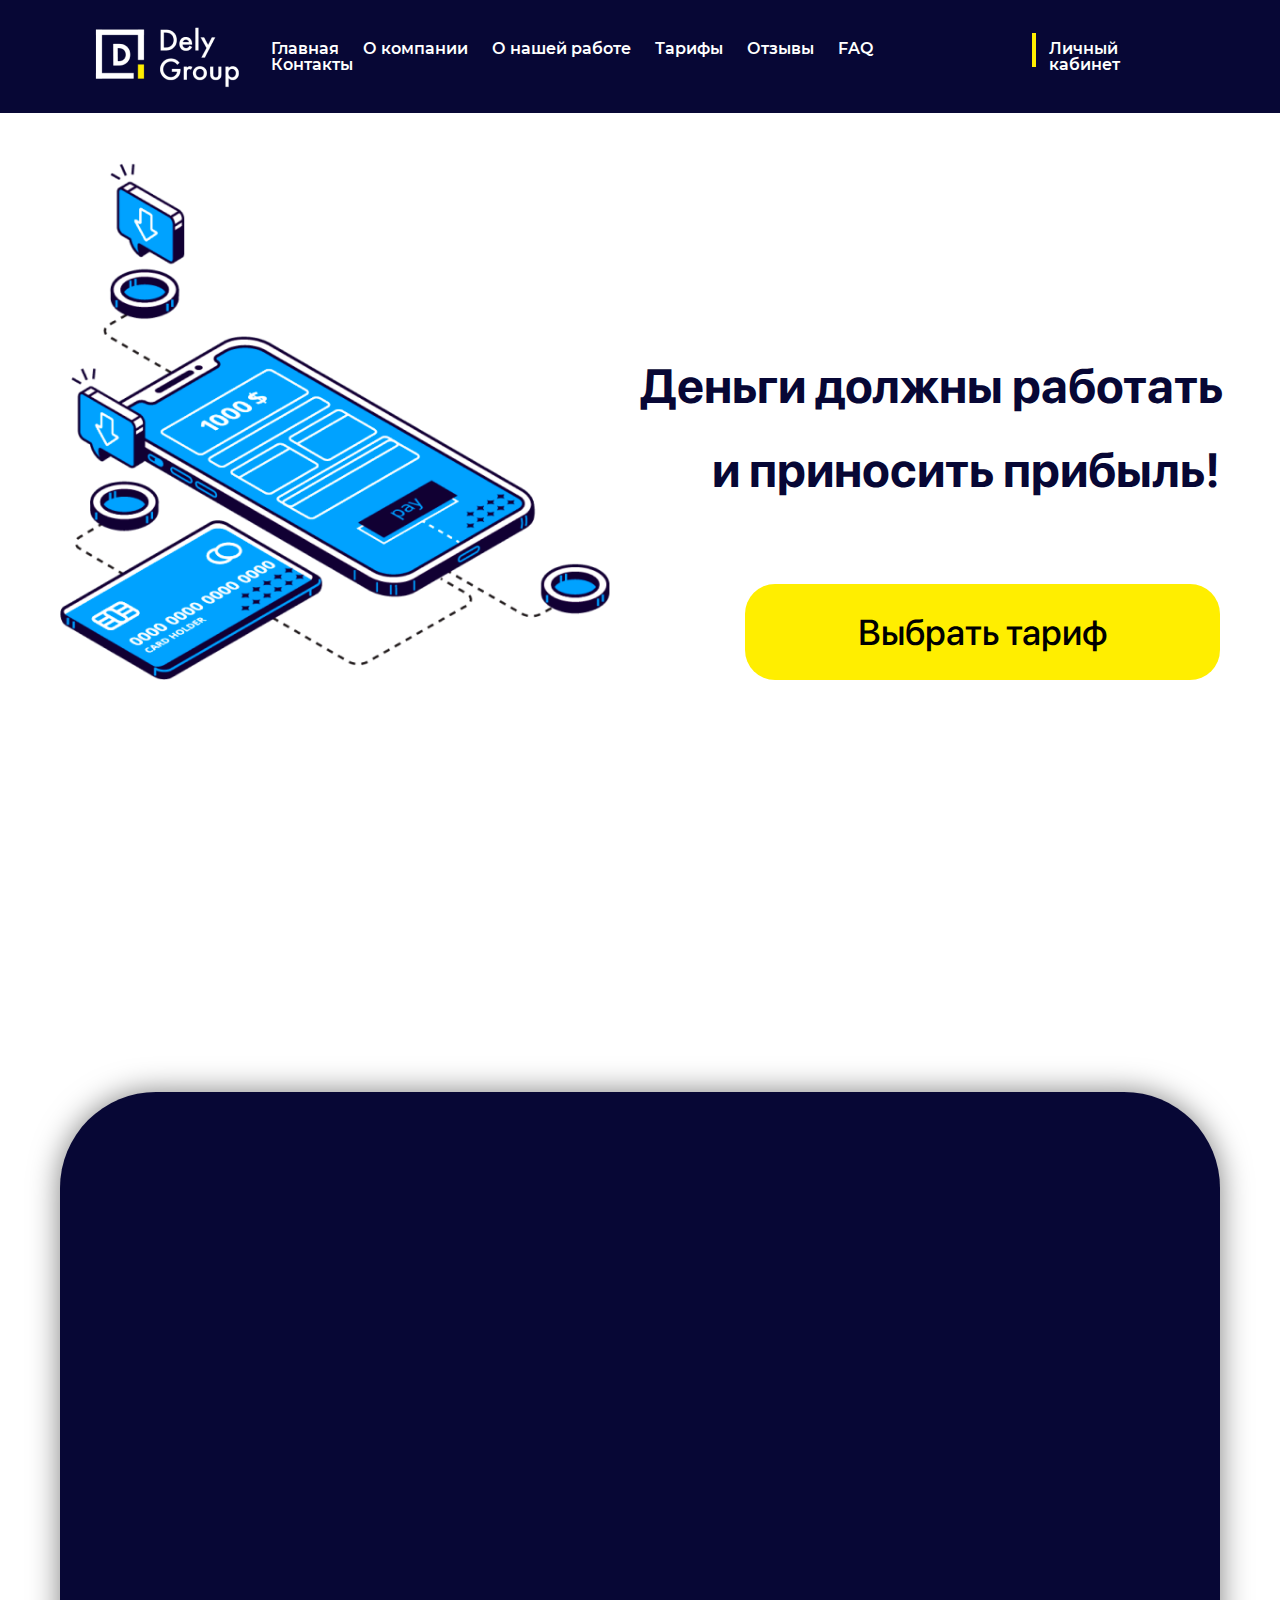
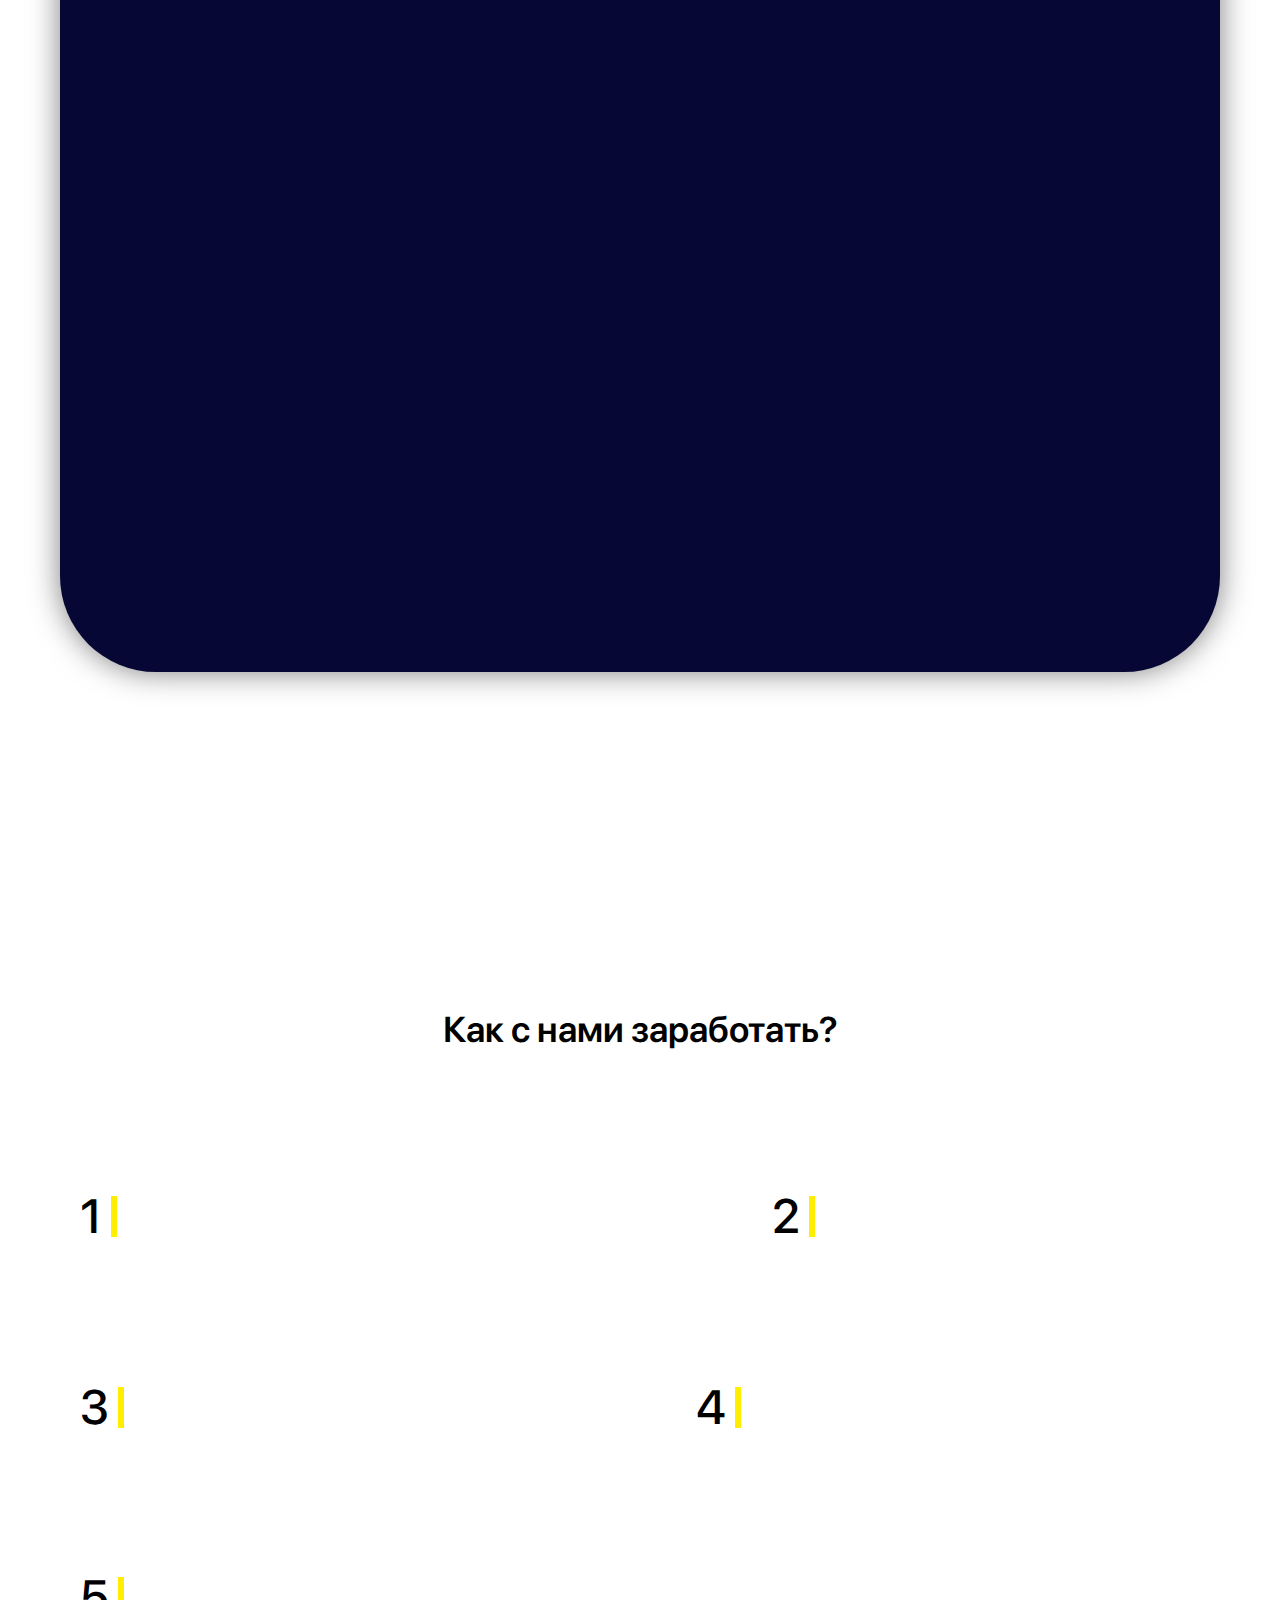
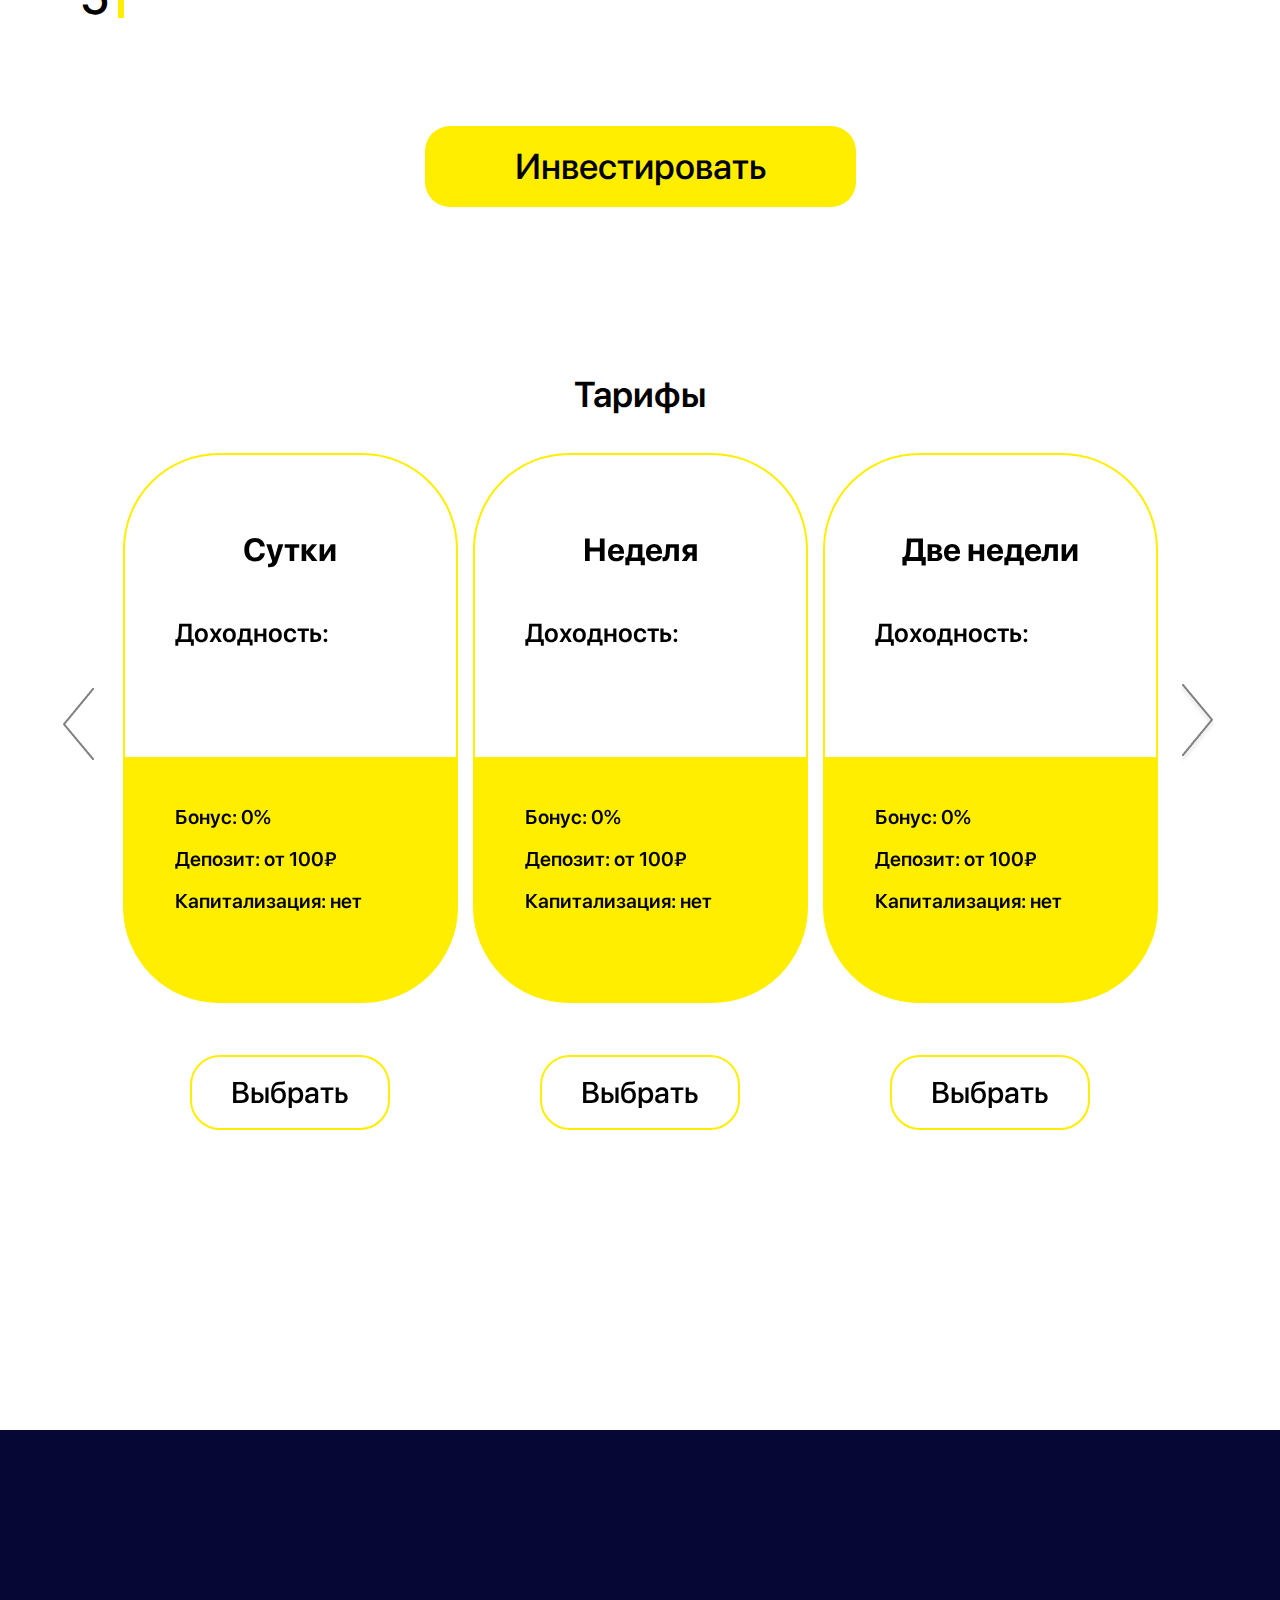
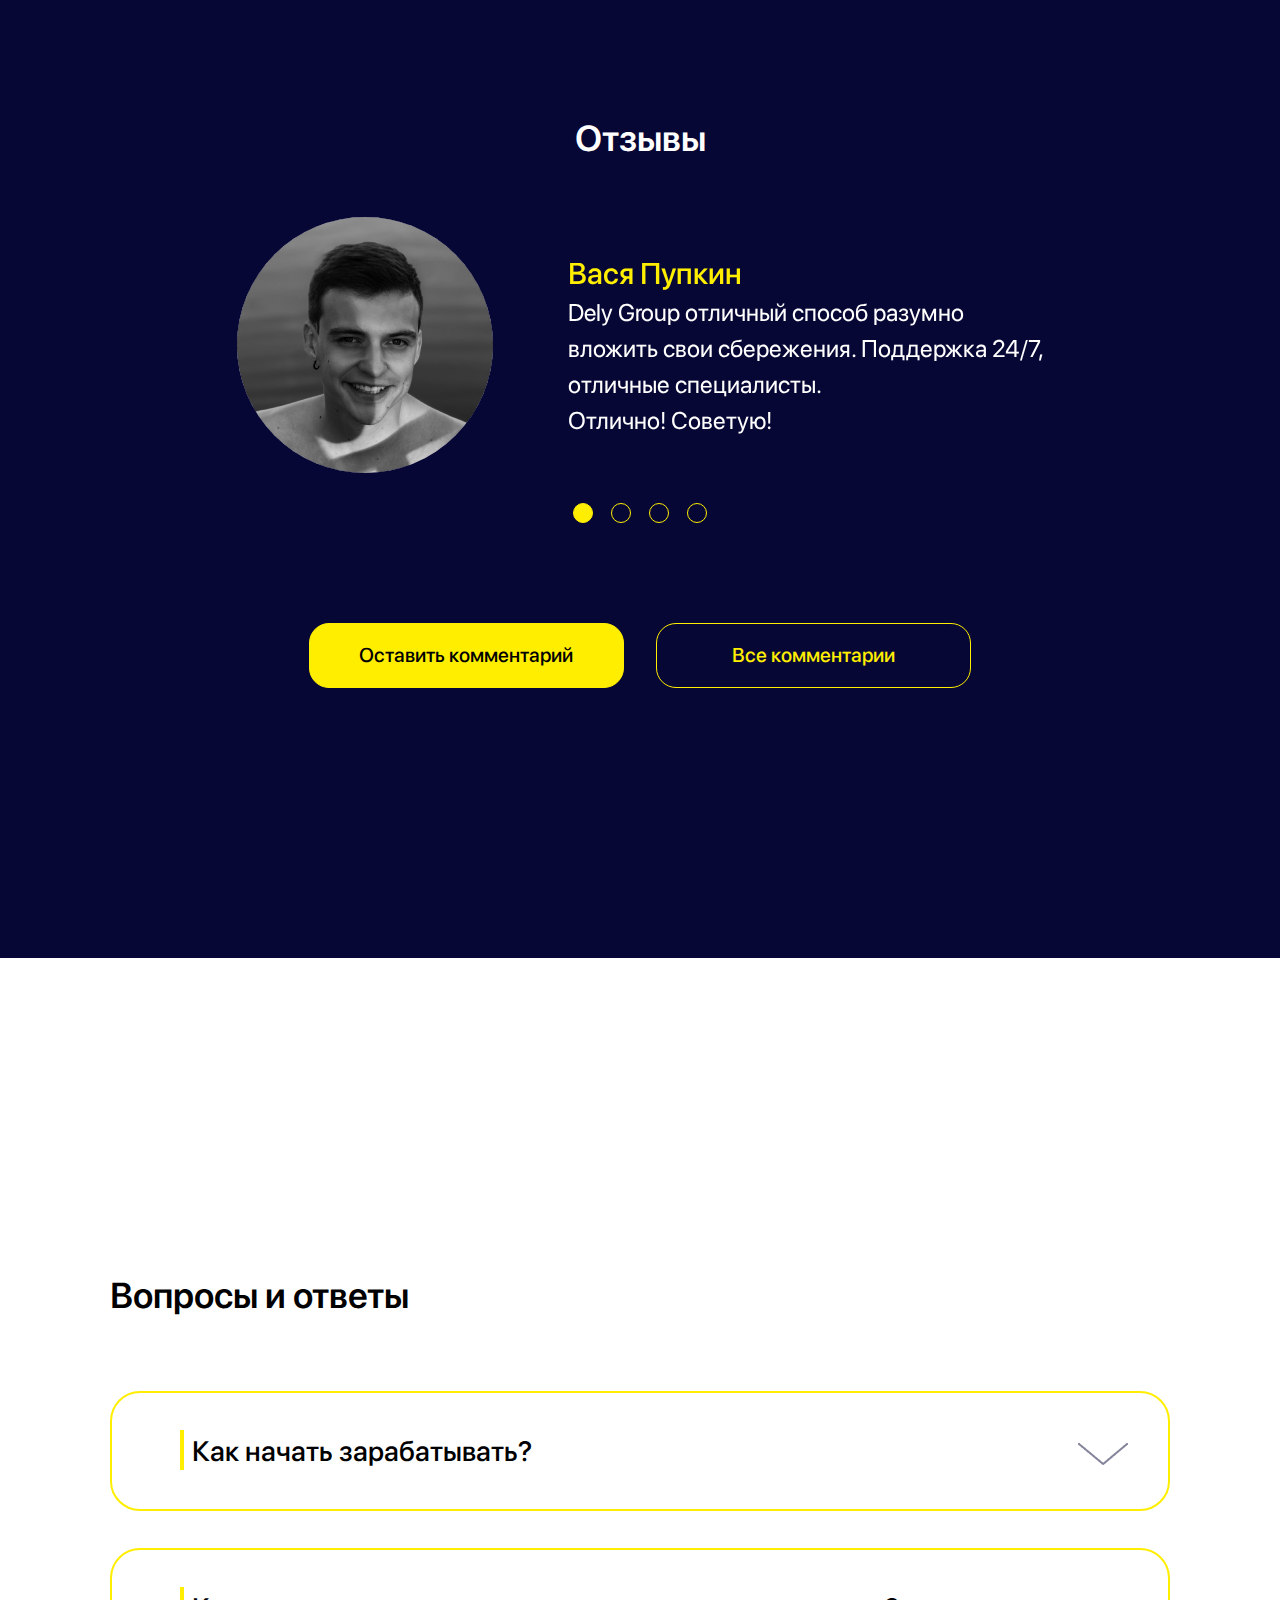
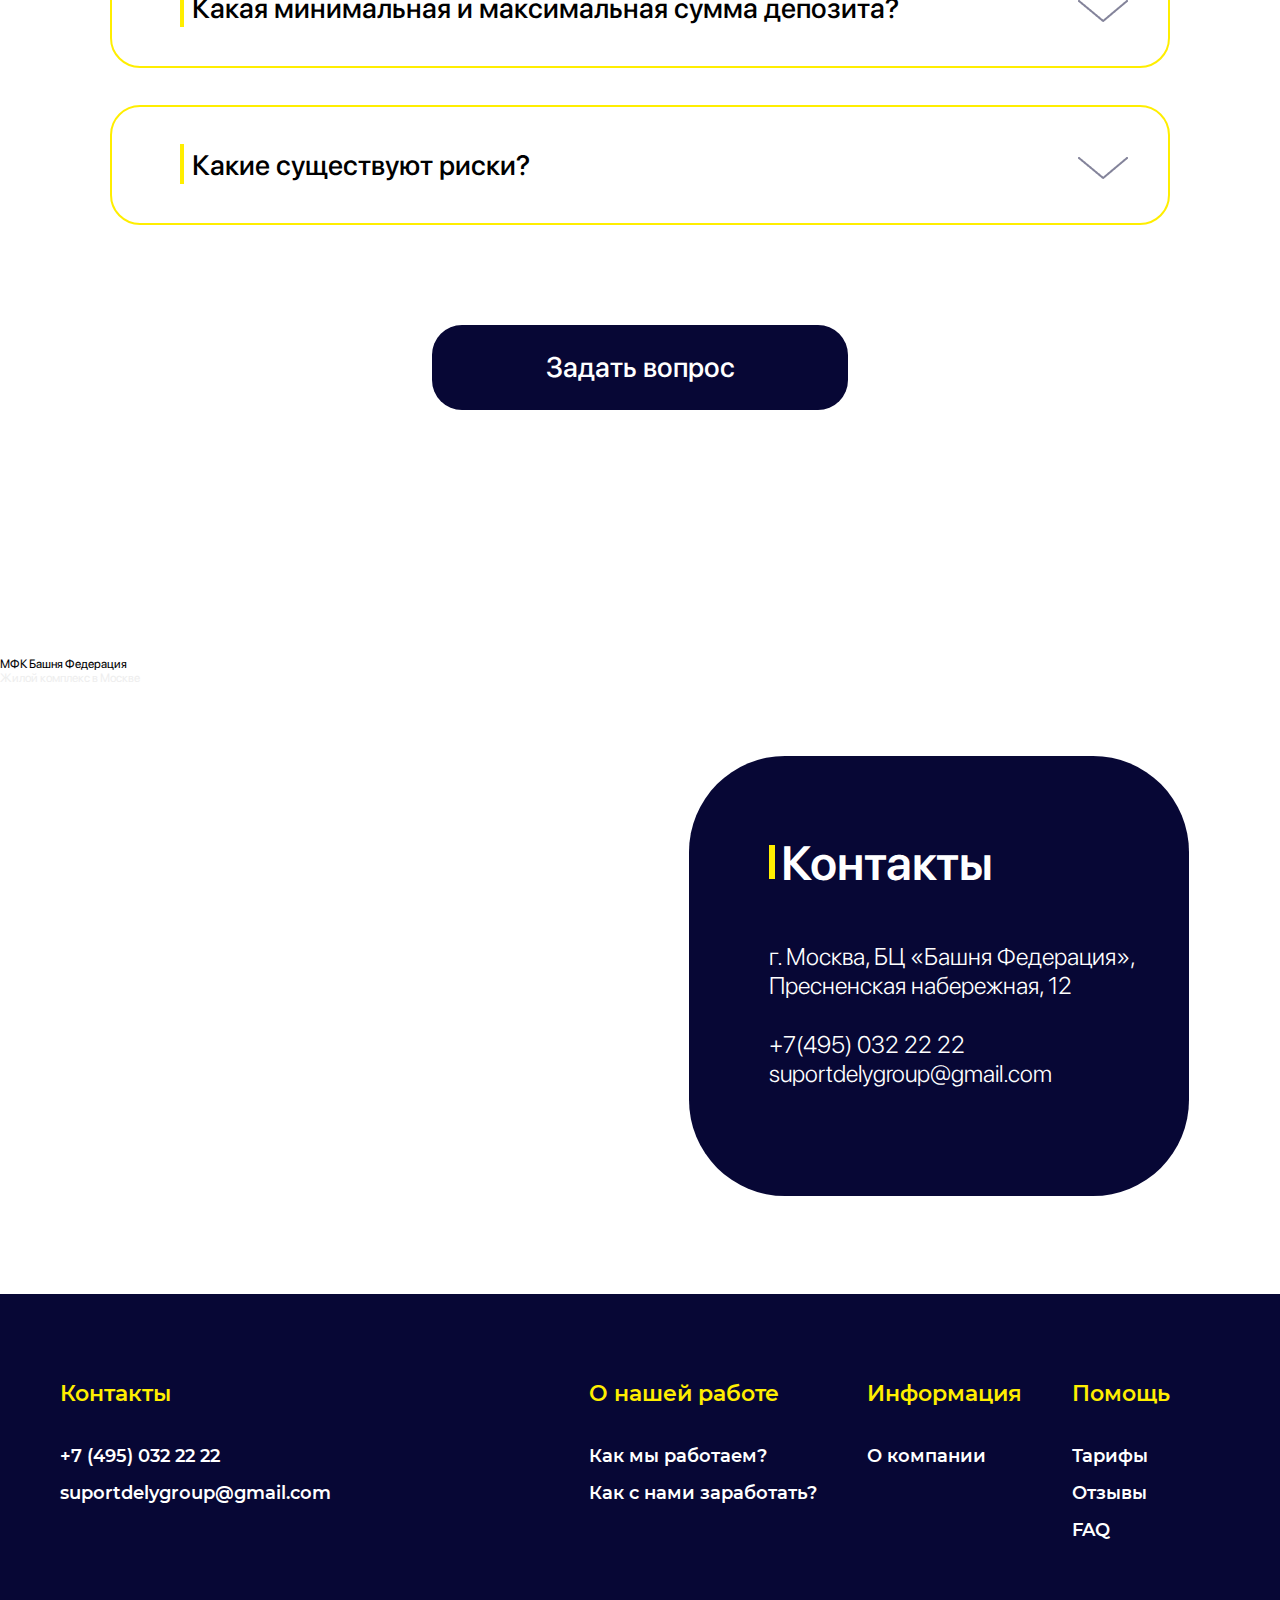
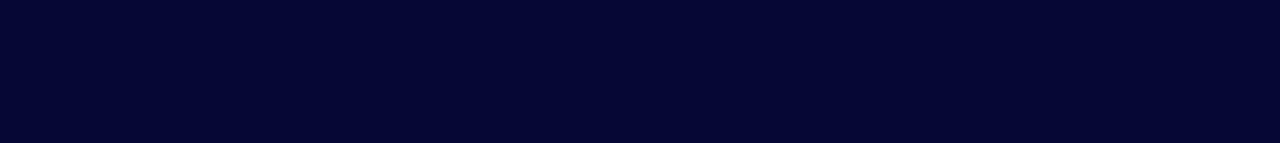
<file: index.html>
<html lang="ru">

<head>
    <meta charset="utf-8">
    <title>Delay Systems</title>
    <meta name="description" content="">
    <meta name="viewport" content="width=device-width, initial-scale=1">
    <link rel="stylesheet" href="css/reset.css">
    <link rel="stylesheet" href="css/style.css">
    <link rel="stylesheet" href="css/splide-core.min.css">
    <link rel="stylesheet" href="css/animate.min.css">
</head>

<body>
    <div class="ask-question-section mobile-toggle">
        <div class="ask-question-section__wrapper">
            <div class="ask-question-section__block">
                <button class="ask-question-section__close">
                    <img src="/img/close-dialog.png" alt="Закрыть" id="closeDialogAskQuestion">
                </button>
                <span class="authorization-section__title ask-question-section__title">Задайте вопрос</span>
                <textarea placeholder="Введите текст" name="userQuestion" id="userQuestion" class="ask-question-section__textarea"></textarea>
                <button type="submit" class="ask-question-section__submit">Отправить</button>
            </div>
        </div>
    </div>
    <div class="ask-question-section review-modal mobile-toggle">
        <div class="ask-question-section__wrapper">
            <div class="ask-question-section__block">
                <button class="ask-question-section__close">
                    <img src="/img/close-dialog.png" alt="Закрыть" id="closeDialogSendReview">
                </button>
                <span class="authorization-section__title ask-question-section__title">Отправьте Ваш отзыв</span>
                <textarea placeholder="Введите текст" name="userReview" id="userReview" class="ask-question-section__textarea"></textarea>
                <button type="submit" class="ask-question-section__submit">Опубликовать</button>
            </div>
        </div>
    </div>
    <div class="authorization-showup mobile-toggle">
        <div class="authorization-showup__wrapper">
            <div class="authorization-showup__block authorization-section">
                <button class="authorization-showup__close">
                    <img src="/img/close-dialog.png" alt="Закрыть" id="close_dialog_authorization">
                </button>
                <span class="authorization-section__title">Вход</span>
                <span class="authorization-section__registration-message">Нет аккаунта? <a
                        class="authorization-section__registration-link"
                        id="link_registration">Зарегистрироваться</a></span>
                <div class="input-field-wrapper input-field-wrapper-position">
                    <div class="input-field">
                        <span class="input-field__title">
                            Логин
                        </span>
                        <input type="text" placeholder="Ваш логин">
                    </div>
                    <div class="input-field">
                        <a href="#" class="input-field__forgot-password">Забыли пароль?</a>
                        <span class="input-field__title">
                            Пароль
                        </span>
                        <input type="password" placeholder="Ваш пароль">
                    </div>
                </div>
                <div class="authorization-error-message message-toggle">
                    Неверный логин или пароль
                </div>
                <div class="remember-checkbox-wrapper">
                    <input type="checkbox" id="remember-checkbox" name="remember-checkbox" class="remember-checkbox">
                    <label class="remember-checkbox-custom" for="remember-checkbox"></label>
                    <span class="remember-checkbox-label">Запомнить меня</span>
                </div>
                <button type="submit" class="authorization-section__login">
                    Войти
                </button>
            </div>
        </div>
    </div>
    <div class="authorization-showup registration-showup mobile-toggle">
        <div class="authorization-showup__wrapper">
            <div class="authorization-showup__block authorization-section">
                <button class="authorization-showup__close">
                    <img src="/img/close-dialog.png" alt="Закрыть" id="close_dialog_registration">
                </button>
                <span class="authorization-section__title">Регистрация</span>
                <span class="authorization-section__registration-message">Уже есть аккаунт? <a
                        class="authorization-section__registration-link"
                        id="link_autorization">Авторизоваться</a></span>
                <div class="input-field-wrapper input-field-wrapper-position">
                    <div class="input-field input-field-registration">
                        <span class="input-field__title">
                            Логин
                        </span>
                        <input type="text" placeholder="Ваш логин">
                    </div>
                    <div class="input-field input-field-registration">
                        <span class="input-field__title">
                            E-mail
                        </span>
                        <input type="text" placeholder="Ваш E-mail">
                    </div>
                    <div class="input-field input-field-registration">
                        <span class="input-field__title">
                            Пароль
                        </span>
                        <input type="password" placeholder="Ваш пароль">
                    </div>
                    <div class="input-field input-field-registration">
                        <span class="input-field__title">
                            Имя
                        </span>
                        <input type="text" placeholder="Ваше имя">
                    </div>
                    <div class="input-field input-field-registration">
                        <span class="input-field__title">
                            Фамилия
                        </span>
                        <input type="text" placeholder="Ваша фамилия">
                    </div>
                </div>
                <div class="authorization-error-message message-toggle">
                    Неверно заполнены поля
                </div>
                <div class="remember-checkbox-wrapper remember-checkbox-wrapper-registration">
                    <input type="checkbox" id="accept-checkbox" name="accept-checkbox" class="remember-checkbox">
                    <label class="remember-checkbox-custom" for="accept-checkbox"></label>
                    <span class="remember-checkbox-label">Я согласен с условиями использования сервиса Delay
                        Systems</span>
                </div>
                <span class="license-agreement">Нажимая "Зарегистрироваться" Вы соглашаетесь с условиями использования
                    сервиса Delay Systems</span>
                <button type="submit" class="authorization-section__login  authorization-section__login-registration">
                    Зарегистрироваться
                </button>
            </div>
        </div>
    </div>
    <header>
        <div class="header-wrapper">
            <div class="logotype">
                <img src="/img/logotype.png" alt="Логотип">
            </div>
            <div class="nav-wrapper">
                <nav class="header-nav header-nav__display" id="headerNavigation">
                    <a href="#" class="header-nav__link">Главная</a>
                    <a href="#anchor-1" class="header-nav__link">О компании</a>
                    <a href="#anchor-2" class="header-nav__link">О нашей работе</a>
                    <a href="#anchor-3" class="header-nav__link">Тарифы</a>
                    <a href="#anchor-4" class="header-nav__link">Отзывы</a>
                    <a href="#anchor-5" class="header-nav__link">FAQ</a>
                    <a href="#anchor-6" class="header-nav__link">Контакты</a>
                </nav>
                <div class="account-section">
                    <div class="account-section__button" id="account_button">Личный кабинет</div>
                    <div class="account-section__menu" id="header_dropdown">
                        <img src="/img/burger.png" alt="Меню">
                        <div class="account-section__dropdown-text">
                            Меню
                        </div>
                    </div>
                </div>
            </div>
        </div>
    </header>
    <div class="header-dropdown mobile-toggle" id="headerDropdown">
        <div class="nav-wrapper nav-wrapper-mobile">
            <nav class="header-nav">
                <a href="#" class="header-nav__link">Главная</a>
                <a href="#" class="header-nav__link">О компании</a>
                <a href="#" class="header-nav__link">О нашей работе</a>
                <a href="#" class="header-nav__link">Тарифы</a>
                <a href="#" class="header-nav__link">Отзывы</a>
                <a href="#" class="header-nav__link">FAQ</a>
                <a href="#" class="header-nav__link">Контакты</a>
            </nav>
        </div>
    </div>
    <main class="header-fixed">
        <section class="proposition-section proposition-section-position container">
            <div class="proposition-section__inner">
                <div class="proposition-section__img wow animate__animated animate__fadeInLeft">
                    <img src="/img/proposition-img.png" alt="Предложение">
                </div>
                <div class="proposition-section__text wow animate__animated animate__fadeInRight">
                    <h1>Деньги должны работать<br>
                        и приносить прибыль!</h1>
                    <button class="proposition-section__button" type="button">
                        Выбрать тариф
                    </button>
                </div>
            </div>
        </section>
        <section class="concept-description concept-description-position container">
            <div class="anchor anchor__concept" id="anchor-1"></div>
            <div class="concept-description__inner">
                <div class="concept-description__text wow animate__animated animate__fadeInLeft">
                    <h2>Как работает<br>платформа Dely Group?</h2>
                    <p>Наша онлайн-платформа – это микс
                        публичности и приватности. Публичность
                        заключается в полной прозрачности,
                        предсказуемости и автоматизированности
                        работы нашей компании, когда практически
                        исключен человеческий фактор.
                        <br><br>
                        Приватность предусматривает полную
                        анонимность
                        наших клиентов и партнеров, если только они сами не
                        захотят раскрыть себя или любые данные. Также мы
                        понимаем приватность как возможность наших
                        партнеров самим решать, когда и как инвестировать,
                        когда и как выводить свои честно заработанные деньги.
                        Для этого мы создали онлайн-кабинеты для каждого
                        клиента и поддержку 24/7.</p>
                </div>
                <div class="concept-description__img wow animate__animated animate__fadeInRight">
                    <img src="/img/private-concept.png" alt="Приватность">
                </div>
            </div>
        </section>
        <section class="work-process work-process-position">
            <div class="anchor anchor__work-process" id="anchor-2"></div>
            <h2 class="animate__animated animate__fadeIn">Как с нами заработать?</h2>
            <div class="process-sequence">
                <div class="process-sequence__element">
                    <div class="process-sequence__number">1</div>
                    <div class="process-sequence__text wow animate__animated animate__fadeInRight"
                        style="animation-duration: 0.6s">Регистрация на платформе</div>
                </div>
                <div class="process-sequence__element">
                    <div class="process-sequence__number">2</div>
                    <div class="process-sequence__text wow animate__animated animate__fadeInRight"
                        style="animation-duration: 0.7s">Выбор инвестиционного пакета</div>
                </div>
                <div class="process-sequence__element">
                    <div class="process-sequence__number">3</div>
                    <div class="process-sequence__text wow animate__animated animate__fadeInRight"
                        style="animation-duration: 0.8s">Выбор способа пополнения <br>и вывода средств</div>
                </div>
                <div class="process-sequence__element">
                    <div class="process-sequence__number">4</div>
                    <div class="process-sequence__text wow animate__animated animate__fadeInRight"
                        style="animation-duration: 0.9s">Диверсификация инвестиций через разные пакеты, которые можно
                        открыть одновременно</div>
                </div>
                <div class="process-sequence__element">
                    <div class="process-sequence__number">5</div>
                    <div class="process-sequence__text wow animate__animated animate__fadeInRight"
                        style="animation-duration: 1s">Подсчет собственной прибыли <br>и финансовое планирование
                    </div>
                </div>
            </div>
            <a href="#" class="invest-button">Инвестировать</a>
        </section>
        <section class="rate-slider rate-slider-position container">
            <div class="anchor anchor__rate-slider" id="anchor-3"></div>
            <h2>Тарифы</h2>
            <div class="rate-slider__inner splide" id="rateSlider">
                <div class="splide__arrows">
                    <button class="splide__arrow splide__arrow--prev">
                        <img src="/img/prev-arrow.png" alt="Предыдущий">
                    </button>
                    <button class="splide__arrow splide__arrow--next">
                        <img src="/img/next-arrow.png" alt="Следующий">
                    </button>
                </div>
                <div class="splide__track">
                    <ul class="splide__list">
                        <li class="splide__slide">
                            <div class="rate-element">
                                <div class="rate-element__info">
                                    <div class="rate-element__title">
                                        Сутки
                                    </div>
                                    <div class="rate-element__income-title">
                                        Доходность:
                                    </div>
                                    <div class="rate-element__income-value wow animate__animated animate__bounceIn">
                                        1.3%
                                    </div>
                                    <div class="rate-element__detailed-info">
                                        <span>Бонус: 0%</span>
                                        <span>Депозит: от 100₽</span>
                                        <span>Капитализация: нет</span>
                                    </div>
                                </div>
                                <a href="#" class="rate-element__button">
                                    Выбрать
                                </a>
                            </div>
                        </li>
                        <li class="splide__slide">
                            <div class="rate-element">
                                <div class="rate-element__info">
                                    <div class="rate-element__title">
                                        Неделя
                                    </div>
                                    <div class="rate-element__income-title">
                                        Доходность:
                                    </div>
                                    <div class="rate-element__income-value wow animate__animated animate__bounceIn">
                                        9.86%
                                    </div>
                                    <div class="rate-element__detailed-info">
                                        <span>Бонус: 0%</span>
                                        <span>Депозит: от 100₽</span>
                                        <span>Капитализация: нет</span>
                                    </div>
                                </div>
                                <a href="#" class="rate-element__button">
                                    Выбрать
                                </a>
                            </div>
                        </li>
                        <li class="splide__slide">
                            <div class="rate-element">
                                <div class="rate-element__info">
                                    <div class="rate-element__title">
                                        Две недели
                                    </div>
                                    <div class="rate-element__income-title">
                                        Доходность:
                                    </div>
                                    <div class="rate-element__income-value wow animate__animated animate__bounceIn">
                                        20.85%
                                    </div>
                                    <div class="rate-element__detailed-info">
                                        <span>Бонус: 0%</span>
                                        <span>Депозит: от 100₽</span>
                                        <span>Капитализация: нет</span>
                                    </div>
                                </div>
                                <a href="#" class="rate-element__button">
                                    Выбрать
                                </a>
                            </div>
                        </li>
                        <li class="splide__slide">
                            <div class="rate-element">
                                <div class="rate-element__info">
                                    <div class="rate-element__title">
                                        Три недели
                                    </div>
                                    <div class="rate-element__income-title">
                                        Доходность:
                                    </div>
                                    <div class="rate-element__income-value wow animate__animated animate__bounceIn">
                                        20.85%
                                    </div>
                                    <div class="rate-element__detailed-info">
                                        <span>Бонус: 0%</span>
                                        <span>Депозит: от 100₽</span>
                                        <span>Капитализация: нет</span>
                                    </div>
                                </div>
                                <a href="#" class="rate-element__button">
                                    Выбрать
                                </a>
                            </div>
                        </li>
                        <li class="splide__slide">
                            <div class="rate-element">
                                <div class="rate-element__info">
                                    <div class="rate-element__title">
                                        Четыре недели
                                    </div>
                                    <div class="rate-element__income-title">
                                        Доходность:
                                    </div>
                                    <div class="rate-element__income-value wow animate__animated animate__bounceIn">
                                        20.85%
                                    </div>
                                    <div class="rate-element__detailed-info">
                                        <span>Бонус: 0%</span>
                                        <span>Депозит: от 100₽</span>
                                        <span>Капитализация: нет</span>
                                    </div>
                                </div>
                                <a href="#" class="rate-element__button">
                                    Выбрать
                                </a>
                            </div>
                        </li>
                    </ul>
                </div>
            </div>
        </section>
        <section class="review-section container">
            <div class="anchor anchor__review-section" id="anchor-4"></div>
            <h2 class="review-title">Отзывы</h2>
            <div class="review-slider-wrapper">
                <div class="splide" id="reviewSlider">
                    <div class="splide__track">
                        <ul class="splide__list">
                            <li class="splide__slide">
                                <div class="review-element">
                                    <div class="review-element__avatar">
                                        <img src="../img/avatar.png" alt="Пользователь сайта">
                                    </div>
                                    <div class="review-element__inner">
                                        <div class="review-element__name">Вася Пупкин</div>
                                        <div class="review-element__text">Dely Group отличный способ разумно вложить
                                            свои сбережения. Поддержка 24/7, отличные специалисты.<br>
                                            Отлично! Советую!</div>
                                    </div>
                                </div>
                            </li>
                            <li class="splide__slide">
                                <div class="review-element">
                                    <div class="review-element__avatar">
                                        <img src="../img/avatar.png" alt="Пользователь сайта">
                                    </div>
                                    <div class="review-element__inner">
                                        <div class="review-element__name">Вася Пупкин</div>
                                        <div class="review-element__text">Dely Group отличный способ разумно вложить
                                            свои сбережения. Поддержка 24/7, отличные специалисты.<br>
                                            Отлично! Советую!</div>
                                    </div>
                                </div>
                            </li>
                            <li class="splide__slide">
                                <div class="review-element">
                                    <div class="review-element__avatar">
                                        <img src="../img/avatar.png" alt="Пользователь сайта">
                                    </div>
                                    <div class="review-element__inner">
                                        <div class="review-element__name">Вася Пупкин</div>
                                        <div class="review-element__text">Dely Group отличный способ разумно вложить
                                            свои сбережения. Поддержка 24/7, отличные специалисты.<br>
                                            Отлично! Советую!</div>
                                    </div>
                                </div>
                            </li>
                            <li class="splide__slide">
                                <div class="review-element">
                                    <div class="review-element__avatar">
                                        <img src="../img/avatar.png" alt="Пользователь сайта">
                                    </div>
                                    <div class="review-element__inner">
                                        <div class="review-element__name">Вася Пупкин</div>
                                        <div class="review-element__text">Dely Group отличный способ разумно вложить
                                            свои сбережения. Поддержка 24/7, отличные специалисты.<br>
                                            Отлично! Советую!</div>
                                    </div>
                                </div>
                            </li>
                        </ul>
                    </div>
                    <div class="splide__progress">
                        <div class="splide__progress__bar">
                        </div>
                    </div>
                </div>
                <div class="review-selection">
                    <div class="review-selection__button review-selection__button-picked" id="sendReview">Оставить
                        комментарий</div>
                    <a href="#" class="review-selection__button">Все комментарии</a>
                </div>
            </div>
        </section>
        <section class="q-a-section container">
            <div class="anchor anchor__q-a-section" id="anchor-5"></div>
            <h2>Вопросы и ответы</h2>
            <div class="accordion-wrapper">
                <div class="accordition-item close">
                    <div class="accordition-item__arrow"></div>
                    <h2 class="accordition-item__heading">Как начать зарабатывать?</h2>
                    <div class="accordition-item__content">
                        Для того, чтобы начать работу с компанией Dely Group,
                        Вам следует пройти простую процедуру регистрации на нашем сайте.
                        Далее необходимо внести свой первый депозит, выбрав соответствующий
                        раздел в личном кабинете, после чего вся инвестиционная работа
                        будет проводиться нашей компанией, а Вы, в свою очередь, будете
                        получать с этого ежедневный доход.
                    </div>
                </div>
                <div class="accordition-item close">
                    <div class="accordition-item__arrow"></div>
                    <h2 class="accordition-item__heading">Какая минимальная и максимальная сумма депозита?</h2>
                    <div class="accordition-item__content">
                        Минимальный размер депозита – 100 рублей. <br>
                        Максимальный размер депозита – 10 000 000 рублей.
                    </div>
                </div>
                <div class="accordition-item close">
                    <div class="accordition-item__arrow"></div>
                    <h2 class="accordition-item__heading">Какие существуют риски?</h2>
                    <div class="accordition-item__content">
                        Риски в инвестиции присутствуют всегда. Но речь идет о том, чтобы
                        этот риск был не просто оправдан, а о сведении его к минимуму.
                        Именно на это нацелены мы, наша бизнес-модель. Стратегия
                        минимизации рисков предусматривает сразу несколько компонентов: <br><br>

                        <span>первый</span> – это команда аналитиков, которая отвечает за проект и
                        постоянно работает с рисками разного уровня, как краткосрочными,
                        так и долгосрочными; <br><br>

                        <span>второй</span> – у нас есть отдельная стратегия инвестирования (5 критериев),
                        которая также предусматривает минимизацию рисков именно в этом
                        направлении; <br><br>

                        <span>третий</span> – диверсификация в работе, в первую очередь – инвестиций.
                        Мы четко держим баланс между краткосрочными инвестициями,
                        которые должны принести прибыль уже в ближайшей перспективе, и
                        долгосрочными инвестициями, которые служат для нас почвой для
                        стабильности и стратегического развития. Проще говоря, если у нас
                        возникнут какие-либо финансовые сложности с одним стартапом, то мы
                        сможем это компенсировать прибылью с других. <br><br>

                        <span>четвертый</span> – проект Dely основан на личных инвестициях его
                        собственников, которые являются также учредителями компании.
                        Эти средства составляют 100% первичных инвестиций Dely в
                        стартапы, и, согласно документам компании, процент собственников в
                        операционной инвестиционной деятельности никогда не должен
                        составлять меньше 51% от общей суммы инвестиций, которые компания
                        может привлечь. Таким образом, учредители нашей компании не просто
                        являются гарантами ее деятельности, но и обеспечивают стабильность
                        выплат для инвесторов, гарантируя их инвестиции своими. <br><br>

                        <span>пятый</span> – мы постоянно ведем переговоры не только с новыми стартапами,
                        но также с инвестиционными и венчурными фондами, стартап-инкубаторами
                        и большими компаниями, в которых есть интерес в IT, чтобы привлечь их к
                        сотрудничеству, в том числе на уровне финансовой поддержки – кредитной,
                        инвестиционной, а в перспективе возможно и IPO. <br><br>

                        Все это отображено также в нашей бизнес-модели и ежедневной работе,
                        поэтому следите за проектом и становитесь нашим инвестором, чтобы
                        лично убедиться, как все работает.
                    </div>
                </div>
                <a class="ask-question-button" id="askQuestion">
                    Задать вопрос
                </a>
        </section>
        <section class="map" id="anchor-6">
            <div class="mapframe-wrapper"><a
                    href="https://yandex.ua/maps/org/mfk_bashnya_federatsiya/1335494807/?utm_medium=mapframe&utm_source=maps"
                    style="color:#eee;font-size:12px;position:absolute;top:0px;">МФК Башня Федерация</a><a
                    href="https://yandex.ua/maps/213/moscow/category/housing_complex/?utm_medium=mapframe&utm_source=maps"
                    style="color:#eee;font-size:12px;position:absolute;top:0px;">МФК Башня Федерация</a><a
                    href="https://yandex.ua/maps/213/moscow/category/housing_complex/?utm_medium=mapframe&utm_source=maps"
                    class="link-mapframe">МФК Башня Федерация</a><a
                    href="https://yandex.by/maps/213/moscow/category/housing_complex/?utm_medium=mapframe&utm_source=maps"
                    style="color:#eee;font-size:12px;position:absolute;top:14px;">Жилой комплекс в Москве</a><iframe
                    src="https://yandex.ua/map-widget/v1/-/CCQxfMd6~B" frameborder="1" allowfullscreen="true"
                    class="mapframe"></iframe></div>
            <div class="map__contacts">
                <h2>Контакты</h2>
                <span>г. Москва, БЦ «Башня Федерация»,<br>
                    Пресненская набережная, 12</span>
                <span>+7(495) 032 22 22 <br> suportdelygroup@gmail.com</span>
            </div>
        </section>
        <footer class="container">
            <div class="link-list-wrapper">
                <ul class="link-list">
                    <li class="link-list__element">
                        Контакты
                    </li>
                    <li class="link-list__element">
                        <a href="#">+7 (495) 032 22 22</a>
                    </li>
                    <li class="link-list__element">
                        <a href="#">suportdelygroup@gmail.com</a>
                    </li>
                </ul>
                <ul class="link-list">
                    <li class="link-list__element">
                        О нашей работе
                    </li>
                    <li class="link-list__element">
                        <a href="#">Как мы работаем?</a>
                    </li>
                    <li class="link-list__element">
                        <a href="#">Как с нами заработать?</a>
                    </li>
                </ul>
                <ul class="link-list">
                    <li class="link-list__element">
                        Информация
                    </li>
                    <li class="link-list__element">
                        <a href="#">О компании</a>
                    </li>
                </ul>
                <ul class="link-list">
                    <li class="link-list__element">
                        Помощь
                    </li>
                    <li class="link-list__element">
                        <a href="#">Тарифы</a>
                    </li>
                    <li class="link-list__element">
                        <a href="#">Отзывы</a>
                    </li>
                    <li class="link-list__element">
                        <a href="#">FAQ</a>
                    </li>
                </ul>
            </div>
            <div class="social wow animate__animated animate__pulse">
                <a href="#"><img src="/img/vk.png" alt="VK"></a>
                <a href="#"><img src="/img/telegram.png" alt="Telegram"></a>
                <a href="#"><img src="/img/youtube.png" alt="Youtube"></a>
            </div>
        </footer>
    </main>
    <script src="js/main.js"></script>
    <script src="js/splide.min.js"></script>
    <script src="js/wow.min.js"></script>
    <script>
        new WOW().init();
        const anchors = document.querySelectorAll('a[href*="#"]')
        for (let anchor of anchors) {
            anchor.addEventListener('click', function (e) {
                e.preventDefault()
                const blockID = anchor.getAttribute('href').substr(1)
                document.getElementById(blockID).scrollIntoView({
                    behavior: 'smooth',
                    block: 'start'
                })
            })
        }
    </script>
</body>

</html>
</file>
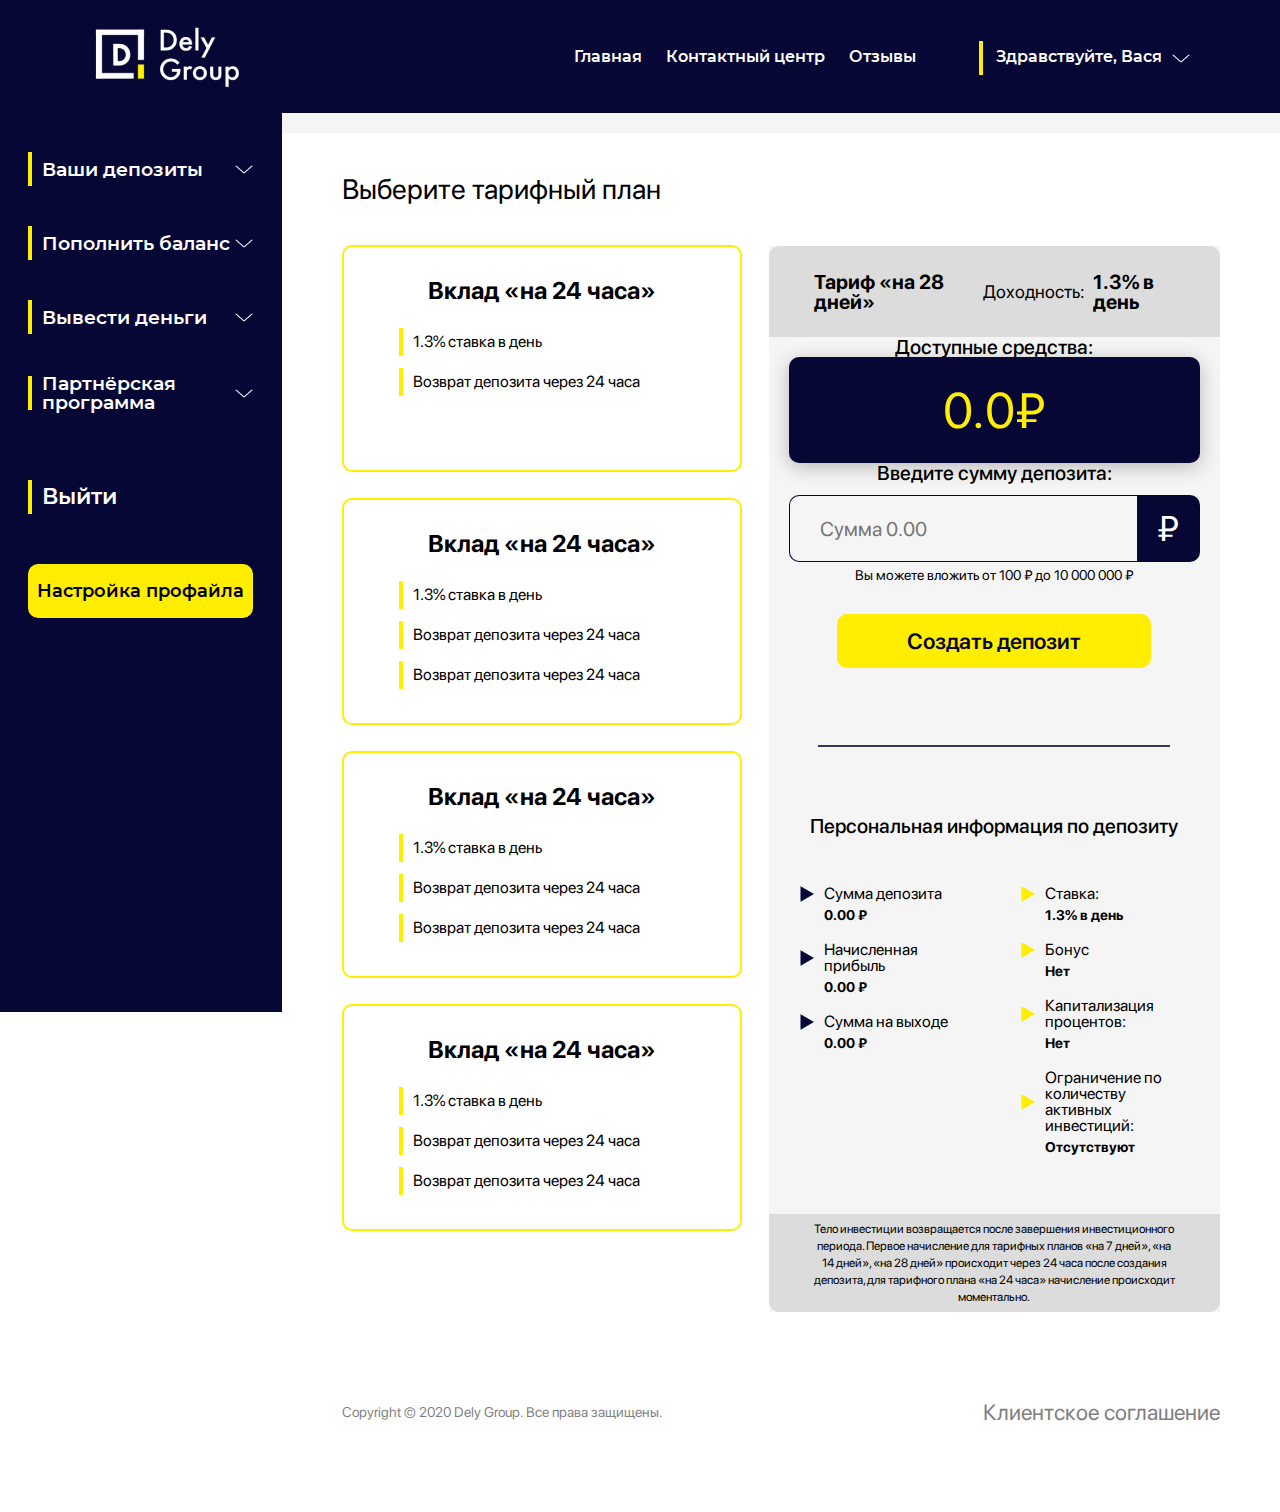
<file: private.html>
<html lang="ru">

<head>
    <meta charset="utf-8">
    <title>Delay Systems</title>
    <meta name="description" content="">
    <meta name="viewport" content="width=device-width, initial-scale=1">
    <link rel="stylesheet" href="css/reset.css">
    <link rel="stylesheet" href="css/private.css">
    <link rel="stylesheet" href="css/splide-core.min.css">
    <link rel="stylesheet" href="css/animate.min.css">
</head>

<body>
    <header>
        <div class="header-wrapper">
            <div class="logotype">
                <img src="/img/logotype.png" alt="Логотип">
            </div>
            <div class="nav-wrapper">
                <nav class="header-nav" id="headerNavigation">
                    <a href="#" class="header-nav__link">Главная</a>
                    <a href="#" class="header-nav__link">Контактный центр</a>
                    <a href="#" class="header-nav__link">Отзывы</a>
                </nav>
                <div class="account-section">
                    <div class="account-section__button" id="accountSection">Здравствуйте, 
                        <span>Вася</span>
                        <img src="/img/privateHeaderDropdown.png" alt="Открыть">
                    </div>
                </div>
            </div>
            <div id="accountSectionDropdown" class="account-section-dropdown dropdown-toggle">
                <div class="account-section-dropdown__element">
                    Создать депозит
                </div>
                <div class="account-section-dropdown__element">
                    Пополнить баланс
                </div>
                <div class="account-section-dropdown__element">
                    Вывести средства
                </div>
                <div class="account-section-dropdown__element">
                    Партнёрская программа
                </div>
                <div class="account-section-dropdown__element">
                    Выйти с аккаунта
                </div>
            </div>
        </div>
    </header>
    <section class="side-menu">
        <ul class="side-menu__list">
            <li class="side-menu__element close">
                <div class="side-menu__heading">
                    Ваши депозиты
                    <img class="side-menu__arrow" src="/img/privateHeaderDropdown.png" alt="Открыть">
                </div>
                <div class="side-menu__content">
                    <ul class="side-menu__submenu">
                        <li class="side-menu__subheader side-menu__subheader-active">
                            Создать депозит
                        </li>
                        <li class="side-menu__subheader">
                            Список депозитов и статистика аккаунта
                        </li>
                    </ul>
                </div>
            </li>
            <li class="side-menu__element close">
                <div class="side-menu__heading">
                    Пополнить баланс
                    <img class="side-menu__arrow" src="/img/privateHeaderDropdown.png" alt="Открыть">
                </div>
                <div class="side-menu__content">
                    <ul class="side-menu__submenu">
                        <li class="side-menu__subheader side-menu__subheader-active">
                            Выбрать способ оплаты
                        </li>
                        <li class="side-menu__subheader">
                            История пополнения баланса
                        </li>
                    </ul>
                </div>
            </li>
            <li class="side-menu__element close">
                <div class="side-menu__heading">
                    Вывести деньги
                    <img class="side-menu__arrow" src="/img/privateHeaderDropdown.png" alt="Открыть">
                </div>
                <div class="side-menu__content">
                    <ul class="side-menu__submenu">
                        <li class="side-menu__subheader side-menu__subheader-active">
                            Создать заявку на вывод средств
                        </li>
                        <li class="side-menu__subheader">
                            История вывода средств
                        </li>
                    </ul>
                </div>
            </li>
            <li class="side-menu__element close">
                <div class="side-menu__heading">
                    Партнёрская программа
                    <img class="side-menu__arrow" src="/img/privateHeaderDropdown.png" alt="Открыть">
                </div>
                <div class="side-menu__content">
                    <ul class="side-menu__submenu">
                        <li class="side-menu__subheader side-menu__subheader-active">
                            Партнёрские ссылки
                        </li>
                    </ul>
                </div>
            </li>
            <div class="side-menu__exit">
                Выйти
            </div>
            <button class="side-menu__settings">
                Настройка профайла
            </button>
        </ul>
    </section>
    <section class="private-container-wrapper">
        <div class="private-container">
            <div class="navigation">
                <span class="navigation__header">Список доступных тарифных планов для создания депозита</span>
                <div class="navigation__line">
                    <a href="#" class="navigation__link navigation__link_active">Главная</a>
                    <img class="navigation__arrow" src="/img/privateNavArrow.png">
                    <a href="#" class="navigation__link">Личный кабинет</a>
                    <img class="navigation__arrow" src="/img/privateNavArrow.png">
                    <a href="#" class="navigation__link">Создать депозит</a>
                </div>
            </div>
            <div class="private-container__inner rate-wrapper">
                <div class="rate-pick">
                    <div class="rate-pick__header">
                        Выберите тарифный план
                    </div>
                    <div class="rate-pick__element">
                        <div class="rate-pick__title">
                            Вклад «на 24 часа»
                        </div>
                        <div class="rate-pick__description">
                            1.3% ставка в день
                        </div>
                        <div class="rate-pick__description">
                            Возврат депозита через 24 часа
                        </div>
                    </div>
                    <div class="rate-pick__element">
                        <div class="rate-pick__title">
                            Вклад «на 24 часа»
                        </div>
                        <div class="rate-pick__description">
                            1.3% ставка в день
                        </div>
                        <div class="rate-pick__description">
                            Возврат депозита через 24 часа
                        </div>
                        <div class="rate-pick__description">
                            Возврат депозита через 24 часа
                        </div>
                    </div>
                    <div class="rate-pick__element">
                        <div class="rate-pick__title">
                            Вклад «на 24 часа»
                        </div>
                        <div class="rate-pick__description">
                            1.3% ставка в день
                        </div>
                        <div class="rate-pick__description">
                            Возврат депозита через 24 часа
                        </div>
                        <div class="rate-pick__description">
                            Возврат депозита через 24 часа
                        </div>
                    </div>
                    <div class="rate-pick__element">
                        <div class="rate-pick__title">
                            Вклад «на 24 часа»
                        </div>
                        <div class="rate-pick__description">
                            1.3% ставка в день
                        </div>
                        <div class="rate-pick__description">
                            Возврат депозита через 24 часа
                        </div>
                        <div class="rate-pick__description">
                            Возврат депозита через 24 часа
                        </div>
                    </div>
                </div>
                <div class="rate-section">
                    <div class="rate-section__rate">
                        <div class="rate-section__header-wrapper">
                            <div class="rate-section__header">
                                Тариф «на 28 дней»
                            </div>
                            <div class="rate-section__header">
                                <span>Доходность:</span> 1.3% в день
                            </div>
                        </div>
                        <div class="rate-section__title">
                            Доступные средства:
                        </div>
                        <div class="rate-section__available-money_wrapper">
                            <div class="rate-section__available-money">
                                0.0
                                <span>₽</span>
                            </div>
                        </div>
                        <div class="rate-section__title">
                            Введите сумму депозита:
                        </div>
                        <div class="rate-section__deposit-wrapper">
                            <input class="rate-section__input" type="text" placeholder="Сумма 0.00">
                            <div class="rate-section__input-currency">
                                ₽
                            </div>
                        </div>
                        <div class="rate-section__deposit-rule">
                            Вы можете вложить от 100 ₽ до 10 000 000 ₽
                        </div>
                        <div class="rate-section__deposit-submit-wrapper">
                            <button class="rate-section__deposit-submit-button">
                                Создать депозит
                            </button>
                        </div>
                        <div class="rate-section__separator"></div>
                        <div class="rate-section__title">
                            Персональная информация по депозиту
                        </div>
                        <div class="rate-section__personal-info-wrapper">
                            <div class="rate-section__personal-info-block">
                                <div class="rate-section__personal-info-element">
                                    <div
                                        class="rate-section__personal-info-value-title rate-section__personal-info-value-title_l">
                                        Сумма депозита
                                    </div>
                                    <div class="rate-section__personal-info-value">
                                        0.00 <span>₽</span>
                                    </div>
                                </div>
                                <div class="rate-section__personal-info-element">
                                    <div
                                        class="rate-section__personal-info-value-title rate-section__personal-info-value-title_l">
                                        Начисленная прибыль
                                    </div>
                                    <div class="rate-section__personal-info-value">
                                        0.00 <span>₽</span>
                                    </div>
                                </div>
                                <div class="rate-section__personal-info-element">
                                    <div
                                        class="rate-section__personal-info-value-title rate-section__personal-info-value-title_l">
                                        Сумма на выходе
                                    </div>
                                    <div class="rate-section__personal-info-value">
                                        0.00 <span>₽</span>
                                    </div>
                                </div>
                            </div>
                            <div class="rate-section__personal-info-block">
                                <div class="rate-section__personal-info-element">
                                    <div
                                        class="rate-section__personal-info-value-title rate-section__personal-info-value-title_r">
                                        Ставка:
                                    </div>
                                    <div class="rate-section__personal-info-value">
                                        1.3%<span> в день</span>
                                    </div>
                                </div>
                                <div class="rate-section__personal-info-element">
                                    <div
                                        class="rate-section__personal-info-value-title rate-section__personal-info-value-title_r">
                                        Бонус
                                    </div>
                                    <div class="rate-section__personal-info-value">
                                        Нет
                                    </div>
                                </div>
                                <div class="rate-section__personal-info-element">
                                    <div
                                        class="rate-section__personal-info-value-title rate-section__personal-info-value-title_r">
                                        Капитализация процентов:
                                    </div>
                                    <div class="rate-section__personal-info-value">
                                        Нет
                                    </div>
                                </div>
                                <div class="rate-section__personal-info-element">
                                    <div
                                        class="rate-section__personal-info-value-title rate-section__personal-info-value-title_r">
                                        Ограничение по количеству
                                        активных инвестиций:
                                    </div>
                                    <div class="rate-section__personal-info-value">
                                        Отсутствуют
                                    </div>
                                </div>
                            </div>
                        </div>
                        <div class="rate-section__footer">
                            Тело инвестиции возвращается после завершения инвестиционного периода. Первое начисление для
                            тарифных планов
                            «на 7 дней», «на 14 дней», «на 28 дней» происходит через 24 часа после создания депозита,
                            для тарифного плана
                            «на 24 часа» начисление происходит моментально.
                        </div>
                    </div>
                </div>
            </div>
            <footer class="rate-footer">
                <span class="trademark">Copyright © 2020 Dely Group. Все права защищены.</span>
                <a class="agreement" href="#">Клиентское соглашение</a>
            </footer>
        </div>
    </section>
    </main>
    <script src="js/private.js"></script>
    <script src="js/splide.min.js"></script>
    <script src="js/wow.min.js"></script>
    <script>
        new WOW().init();
    </script>
</body>

</html>
</file>
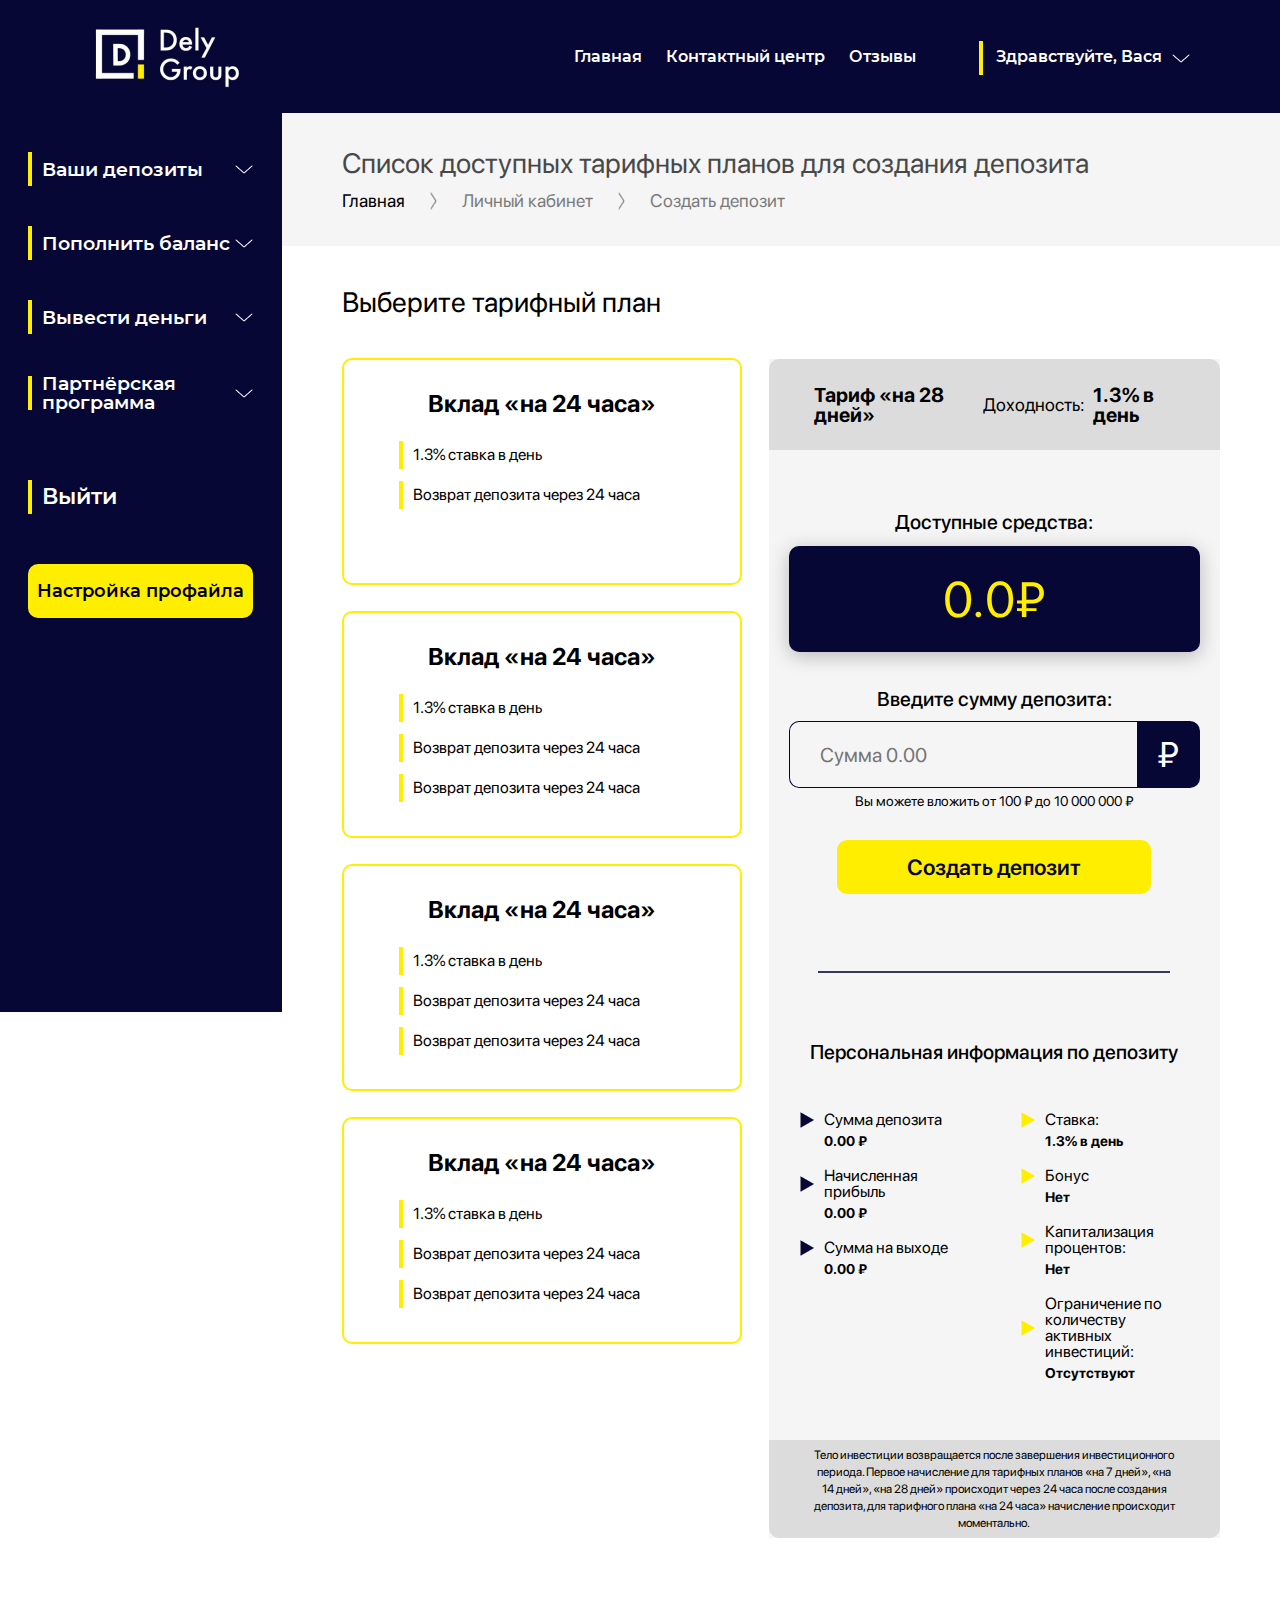
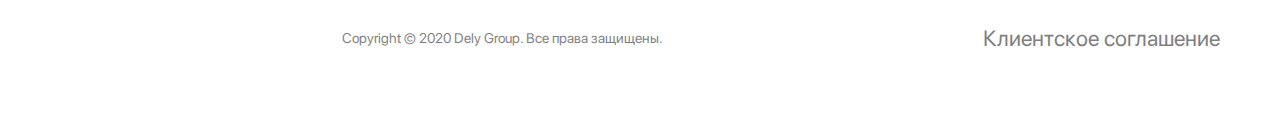
<file: private__(1.1).html>
<html lang="ru">

<head>
    <meta charset="utf-8">
    <title>Delay Systems</title>
    <meta name="description" content="">
    <meta name="viewport" content="width=device-width, initial-scale=1">
    <link rel="stylesheet" href="css/reset.css">
    <link rel="stylesheet" href="css/private.css">
    <link rel="stylesheet" href="css/splide-core.min.css">
    <link rel="stylesheet" href="css/animate.min.css">
</head>

<body>
    <div class="settings-showup mobile-toggle" id="settingsBackground">
        <div class="settings-showup__wrapper">
            <div class="settings-showup__header">
                <div class="settings-showup__header-title">
                    Настройка профайла
                </div>
                <div class="settings-showup__close-button" id="closeSettings">
                    <img src="/img/close-dialog.png" alt="Закрыть">
                </div>
            </div>
            <div class="settings-showup__separator_long"></div>
            <div class="settings-showup__inner">
                <div class="settings-showup__avatar">
                    <div class="settings-showup__avatar-img">
                        <img src="/img/avatar.png" alt="Аватар">
                    </div>
                    <div class="settings-showup__avatar-title">
                        pavel pavlovich
                    </div>
                    <div class="settings-showup__avatar-id">
                        инвестор #56578
                    </div>
                </div>
                <div class="settings-showup__separator"></div>
                <div class="settings-showup__account-settings">
                    <div class="settings-showup__title">
                        Пароль
                    </div>
                    <div class="settings-showup__settings-description">
                        Для безопасности Вашего аккаунта, рекомендуем изменять 
                        пароль раз в три месяца, а также не использовать одинаковые 
                        комбинации.
                    </div>
                    <div class="settings-showup__change-button" id="changePassword">
                        Изменить пароль
                    </div>
                </div>
                <div class="settings-showup__separator"></div>
                <div class="settings-showup__account-settings">
                    <div class="settings-showup__title">
                        E-Mail
                    </div>
                    <div class="settings-showup__settings-description">
                        Ваш E-MAIL: n*********@acceptmail.net
                    </div>
                    <div class="settings-showup__change-button" id="changeEmail">
                        Изменить e-mail
                    </div>
                </div>
                <div class="settings-showup__separator"></div>
                <div class="settings-showup__account-settings">
                    <div class="settings-showup__title">
                        Платежные реквизиты
                    </div>
                    <div class="settings-showup__requisites">
                        <div class="settings-showup__requisites-element">
                            
                        </div>
                    </div>
                    <div class="settings-showup__change-button">
                        Изменить реквизиты
                    </div>
                </div>
            </div>
        </div>
    </div>
    <div class="contact-showup mobile-toggle">
        <div class="contact-showup__wrapper">
            <div class="contact-showup__block contact-section">
                <button class="contact-showup__close">
                    <img src="/img/close-dialog.png" alt="Закрыть" id="closeDialogContact">
                </button>
                <div class="title title_margin">Контактный центр</div>
                <div class="subtitle">Подпишитесь на наши социальные сети, чтобы всегда быть в курсе событий:</div>
                <div class="contact__social-wrapper contact__social-wrapper_margin">
                    <a href="#" class="contact__social-block">
                        <div class="contact__social-img">
                            <img src="/img/social/vk.png" alt="VK">
                        </div>
                        <span class="contact__social-name">
                            /delay_group
                        </span>
                        <span class="contact__social-link">
                            Подписаться
                        </span>
                    </a>
                    <a href="#" class="contact__social-block">
                        <div class="contact__social-img">
                            <img src="/img/social/tg.png" alt="Telegram">
                        </div>
                        <span class="contact__social-name">
                            @Delay_group
                        </span>
                        <span class="contact__social-link">
                            Подписаться
                        </span>
                    </a>
                    <a href="#" class="contact__social-block">
                        <div class="contact__social-img">
                            <img src="/img/social/youtube.png" alt="Youtube">
                        </div>
                        <span class="contact__social-name">
                            Delay group
                        </span>
                        <span class="contact__social-link">
                            Подписаться
                        </span>
                    </a>
                </div>
                <div class="subtitle">Контакты консультантов и технической поддержки:</div>
                <div class="contact__social-wrapper">
                    <a href="#" class="contact__social-block">
                        <div class="contact__social-img">
                            <img src="/img/social/vk.png" alt="VK">
                        </div>
                        <span class="contact__social-name">
                            /delay_info
                        </span>
                        <span class="contact__social-link">
                            Подписаться
                        </span>
                    </a>
                    <a href="#" class="contact__social-block">
                        <div class="contact__social-img">
                            <img src="/img/social/mail.png" alt="Mail">
                        </div>
                        <span class="contact__social-name">
                            support@dely.com
                        </span>
                        <span class="contact__social-link">
                            Подписаться
                        </span>
                    </a>
                    <a href="#" class="contact__social-block">
                        <div class="contact__social-img">
                            <img src="/img/social/chat.png" alt="Chat">
                        </div>
                        <span class="contact__social-name">
                            Live-консультант
                        </span>
                        <span class="contact__social-link">
                            Подписаться
                        </span>
                    </a>
                </div>
            </div>
        </div>
    </div>
    <header>
        <div class="header-wrapper">
            <div class="logotype">
                <img src="/img/logotype.png" alt="Логотип">
            </div>
            <div class="nav-wrapper">
                <nav class="header-nav" id="headerNavigation">
                    <a href="#" class="header-nav__link">Главная</a>
                    <a id="contactShowup" class="header-nav__link">Контактный центр</a>
                    <a href="#" class="header-nav__link">Отзывы</a>
                </nav>
                <div class="account-section">
                    <div class="account-section__button" id="accountSection">Здравствуйте, 
                        <span>Вася</span>
                        <img src="/img/privateHeaderDropdown.png" alt="Открыть">
                    </div>
                </div>
            </div>
            <div id="accountSectionDropdown" class="account-section-dropdown dropdown-toggle">
                <div class="account-section-dropdown__element">
                    Создать депозит
                </div>
                <div class="account-section-dropdown__element">
                    Пополнить баланс
                </div>
                <div class="account-section-dropdown__element">
                    Вывести средства
                </div>
                <div class="account-section-dropdown__element">
                    Партнёрская программа
                </div>
                <div class="account-section-dropdown__element">
                    Выйти с аккаунта
                </div>
            </div>
        </div>
    </header>
    <div class="side-menu__background" id="menuBG"></div>
    <section class="side-menu">
        <div class="side-menu__open-button-wrapper">
            <div class="side-menu__open-button" id="openMenu">
                <img src="/img/menu-arrow.png" alt="Открыть меню">
            </div>
        </div>
        <ul class="side-menu__list">
            <li class="side-menu__element close">
                <div class="side-menu__heading">
                    Ваши депозиты
                    <img class="side-menu__arrow" src="/img/privateHeaderDropdown.png" alt="Открыть">
                </div>
                <div class="side-menu__content">
                    <ul class="side-menu__submenu">
                        <li class="side-menu__subheader side-menu__subheader-active">
                            Создать депозит
                        </li>
                        <li class="side-menu__subheader">
                            Список депозитов и статистика аккаунта
                        </li>
                    </ul>
                </div>
            </li>
            <li class="side-menu__element close">
                <div class="side-menu__heading">
                    Пополнить баланс
                    <img class="side-menu__arrow" src="/img/privateHeaderDropdown.png" alt="Открыть">
                </div>
                <div class="side-menu__content">
                    <ul class="side-menu__submenu">
                        <li class="side-menu__subheader side-menu__subheader-active">
                            Выбрать способ оплаты
                        </li>
                        <li class="side-menu__subheader">
                            История пополнения баланса
                        </li>
                    </ul>
                </div>
            </li>
            <li class="side-menu__element close">
                <div class="side-menu__heading">
                    Вывести деньги
                    <img class="side-menu__arrow" src="/img/privateHeaderDropdown.png" alt="Открыть">
                </div>
                <div class="side-menu__content">
                    <ul class="side-menu__submenu">
                        <li class="side-menu__subheader side-menu__subheader-active">
                            Создать заявку на вывод средств
                        </li>
                        <li class="side-menu__subheader">
                            История вывода средств
                        </li>
                    </ul>
                </div>
            </li>
            <li class="side-menu__element close">
                <div class="side-menu__heading">
                    Партнёрская программа
                    <img class="side-menu__arrow" src="/img/privateHeaderDropdown.png" alt="Открыть">
                </div>
                <div class="side-menu__content">
                    <ul class="side-menu__submenu">
                        <li class="side-menu__subheader side-menu__subheader-active">
                            Партнёрские ссылки
                        </li>
                    </ul>
                </div>
            </li>
            <div class="side-menu__exit">
                Выйти
            </div>
            <button class="side-menu__settings" id="openSettings">
                Настройка профайла
            </button>
        </ul>
    </section>
    <section class="private-container-wrapper header-fixed">
        <div class="private-container">
            <div class="navigation">
                <span class="navigation__header">Список доступных тарифных планов для создания депозита</span>
                <div class="navigation__line">
                    <a href="#" class="navigation__link navigation__link_active">Главная</a>
                    <img class="navigation__arrow" src="/img/privateNavArrow.png">
                    <a href="#" class="navigation__link">Личный кабинет</a>
                    <img class="navigation__arrow" src="/img/privateNavArrow.png">
                    <a href="#" class="navigation__link">Создать депозит</a>
                </div>
            </div>
            <div class="private-container__inner rate-wrapper">
                <div class="rate-pick">
                    <div class="rate-pick__header">
                        Выберите тарифный план
                    </div>
                    <div class="rate-pick__element">
                        <div class="rate-pick__title">
                            Вклад «на 24 часа»
                        </div>
                        <div class="rate-pick__description">
                            1.3% ставка в день
                        </div>
                        <div class="rate-pick__description">
                            Возврат депозита через 24 часа
                        </div>
                    </div>
                    <div class="rate-pick__element">
                        <div class="rate-pick__title">
                            Вклад «на 24 часа»
                        </div>
                        <div class="rate-pick__description">
                            1.3% ставка в день
                        </div>
                        <div class="rate-pick__description">
                            Возврат депозита через 24 часа
                        </div>
                        <div class="rate-pick__description">
                            Возврат депозита через 24 часа
                        </div>
                    </div>
                    <div class="rate-pick__element">
                        <div class="rate-pick__title">
                            Вклад «на 24 часа»
                        </div>
                        <div class="rate-pick__description">
                            1.3% ставка в день
                        </div>
                        <div class="rate-pick__description">
                            Возврат депозита через 24 часа
                        </div>
                        <div class="rate-pick__description">
                            Возврат депозита через 24 часа
                        </div>
                    </div>
                    <div class="rate-pick__element">
                        <div class="rate-pick__title">
                            Вклад «на 24 часа»
                        </div>
                        <div class="rate-pick__description">
                            1.3% ставка в день
                        </div>
                        <div class="rate-pick__description">
                            Возврат депозита через 24 часа
                        </div>
                        <div class="rate-pick__description">
                            Возврат депозита через 24 часа
                        </div>
                    </div>
                </div>
                <div class="rate-pick-mobile">
                    <div class="rate-pick__element">
                        <div class="rate-pick__title">
                            Вклад «на 24 часа»
                        </div>
                        <div class="rate-pick__description">
                            1.3% ставка в день
                        </div>
                        <div class="rate-pick__description">
                            Возврат депозита через 24 часа
                        </div>
                    </div>
                    <div class="rate-pick__element">
                        <div class="rate-pick__title">
                            Вклад «на 24 часа»
                        </div>
                        <div class="rate-pick__description">
                            1.3% ставка в день
                        </div>
                        <div class="rate-pick__description">
                            Возврат депозита через 24 часа
                        </div>
                        <div class="rate-pick__description">
                            Возврат депозита через 24 часа
                        </div>
                    </div>
                    <div class="rate-pick__element">
                        <div class="rate-pick__title">
                            Вклад «на 24 часа»
                        </div>
                        <div class="rate-pick__description">
                            1.3% ставка в день
                        </div>
                        <div class="rate-pick__description">
                            Возврат депозита через 24 часа
                        </div>
                        <div class="rate-pick__description">
                            Возврат депозита через 24 часа
                        </div>
                    </div>
                    <div class="rate-pick__element">
                        <div class="rate-pick__title">
                            Вклад «на 24 часа»
                        </div>
                        <div class="rate-pick__description">
                            1.3% ставка в день
                        </div>
                        <div class="rate-pick__description">
                            Возврат депозита через 24 часа
                        </div>
                        <div class="rate-pick__description">
                            Возврат депозита через 24 часа
                        </div>
                    </div>
                </div>
                <div class="rate-section">
                    <div class="rate-section__rate">
                        <div class="rate-section__header-wrapper rate-section__header-wrapper-p">
                            <div class="rate-section__header">
                                Тариф «на 28 дней»
                            </div>
                            <div class="rate-section__header">
                                <span>Доходность:</span> 1.3% в день
                            </div>
                        </div>
                        <div class="rate-section__title">
                            Доступные средства:
                        </div>
                        <div class="rate-section__available-money_wrapper">
                            <div class="rate-section__available-money rate-section__available-money-p">
                                0.0
                                <span>₽</span>
                            </div>
                        </div>
                        <div class="rate-section__title">
                            Введите сумму депозита:
                        </div>
                        <div class="rate-section__deposit-wrapper">
                            <input class="rate-section__input" type="text" placeholder="Сумма 0.00">
                            <div class="rate-section__input-currency">
                                ₽
                            </div>
                        </div>
                        <div class="rate-section__deposit-rule">
                            Вы можете вложить от 100 ₽ до 10 000 000 ₽
                        </div>
                        <div class="rate-section__deposit-submit-wrapper">
                            <button class="rate-section__deposit-submit-button">
                                Создать депозит
                            </button>
                        </div>
                        <div class="rate-section__separator"></div>
                        <div class="rate-section__title">
                            Персональная информация по депозиту
                        </div>
                        <div class="rate-section__personal-info-wrapper">
                            <div class="rate-section__personal-info-block">
                                <div class="rate-section__personal-info-element">
                                    <div
                                        class="rate-section__personal-info-value-title rate-section__personal-info-value-title_l">
                                        Сумма депозита
                                    </div>
                                    <div class="rate-section__personal-info-value">
                                        0.00 <span>₽</span>
                                    </div>
                                </div>
                                <div class="rate-section__personal-info-element">
                                    <div
                                        class="rate-section__personal-info-value-title rate-section__personal-info-value-title_l">
                                        Начисленная прибыль
                                    </div>
                                    <div class="rate-section__personal-info-value">
                                        0.00 <span>₽</span>
                                    </div>
                                </div>
                                <div class="rate-section__personal-info-element">
                                    <div
                                        class="rate-section__personal-info-value-title rate-section__personal-info-value-title_l">
                                        Сумма на выходе
                                    </div>
                                    <div class="rate-section__personal-info-value">
                                        0.00 <span>₽</span>
                                    </div>
                                </div>
                            </div>
                            <div class="rate-section__personal-info-block">
                                <div class="rate-section__personal-info-element">
                                    <div
                                        class="rate-section__personal-info-value-title rate-section__personal-info-value-title_r">
                                        Ставка:
                                    </div>
                                    <div class="rate-section__personal-info-value">
                                        1.3%<span> в день</span>
                                    </div>
                                </div>
                                <div class="rate-section__personal-info-element">
                                    <div
                                        class="rate-section__personal-info-value-title rate-section__personal-info-value-title_r">
                                        Бонус
                                    </div>
                                    <div class="rate-section__personal-info-value">
                                        Нет
                                    </div>
                                </div>
                                <div class="rate-section__personal-info-element">
                                    <div
                                        class="rate-section__personal-info-value-title rate-section__personal-info-value-title_r">
                                        Капитализация процентов:
                                    </div>
                                    <div class="rate-section__personal-info-value">
                                        Нет
                                    </div>
                                </div>
                                <div class="rate-section__personal-info-element">
                                    <div
                                        class="rate-section__personal-info-value-title rate-section__personal-info-value-title_r">
                                        Ограничение по количеству
                                        активных инвестиций:
                                    </div>
                                    <div class="rate-section__personal-info-value">
                                        Отсутствуют
                                    </div>
                                </div>
                            </div>
                        </div>
                        <div class="rate-section__footer">
                            Тело инвестиции возвращается после завершения инвестиционного периода. Первое начисление для
                            тарифных планов
                            «на 7 дней», «на 14 дней», «на 28 дней» происходит через 24 часа после создания депозита,
                            для тарифного плана
                            «на 24 часа» начисление происходит моментально.
                        </div>
                    </div>
                </div>
            </div>
            <footer class="rate-footer">
                <span class="trademark">Copyright © 2020 Dely Group. Все права защищены.</span>
                <a class="agreement" href="#">Клиентское соглашение</a>
            </footer>
        </div>
    </section>
    </main>
    <script src="js/private.js"></script>
    <script src="js/splide.min.js"></script>
    <script src="js/wow.min.js"></script>
    <script>
        new WOW().init();
    </script>
</body>

</html>
</file>
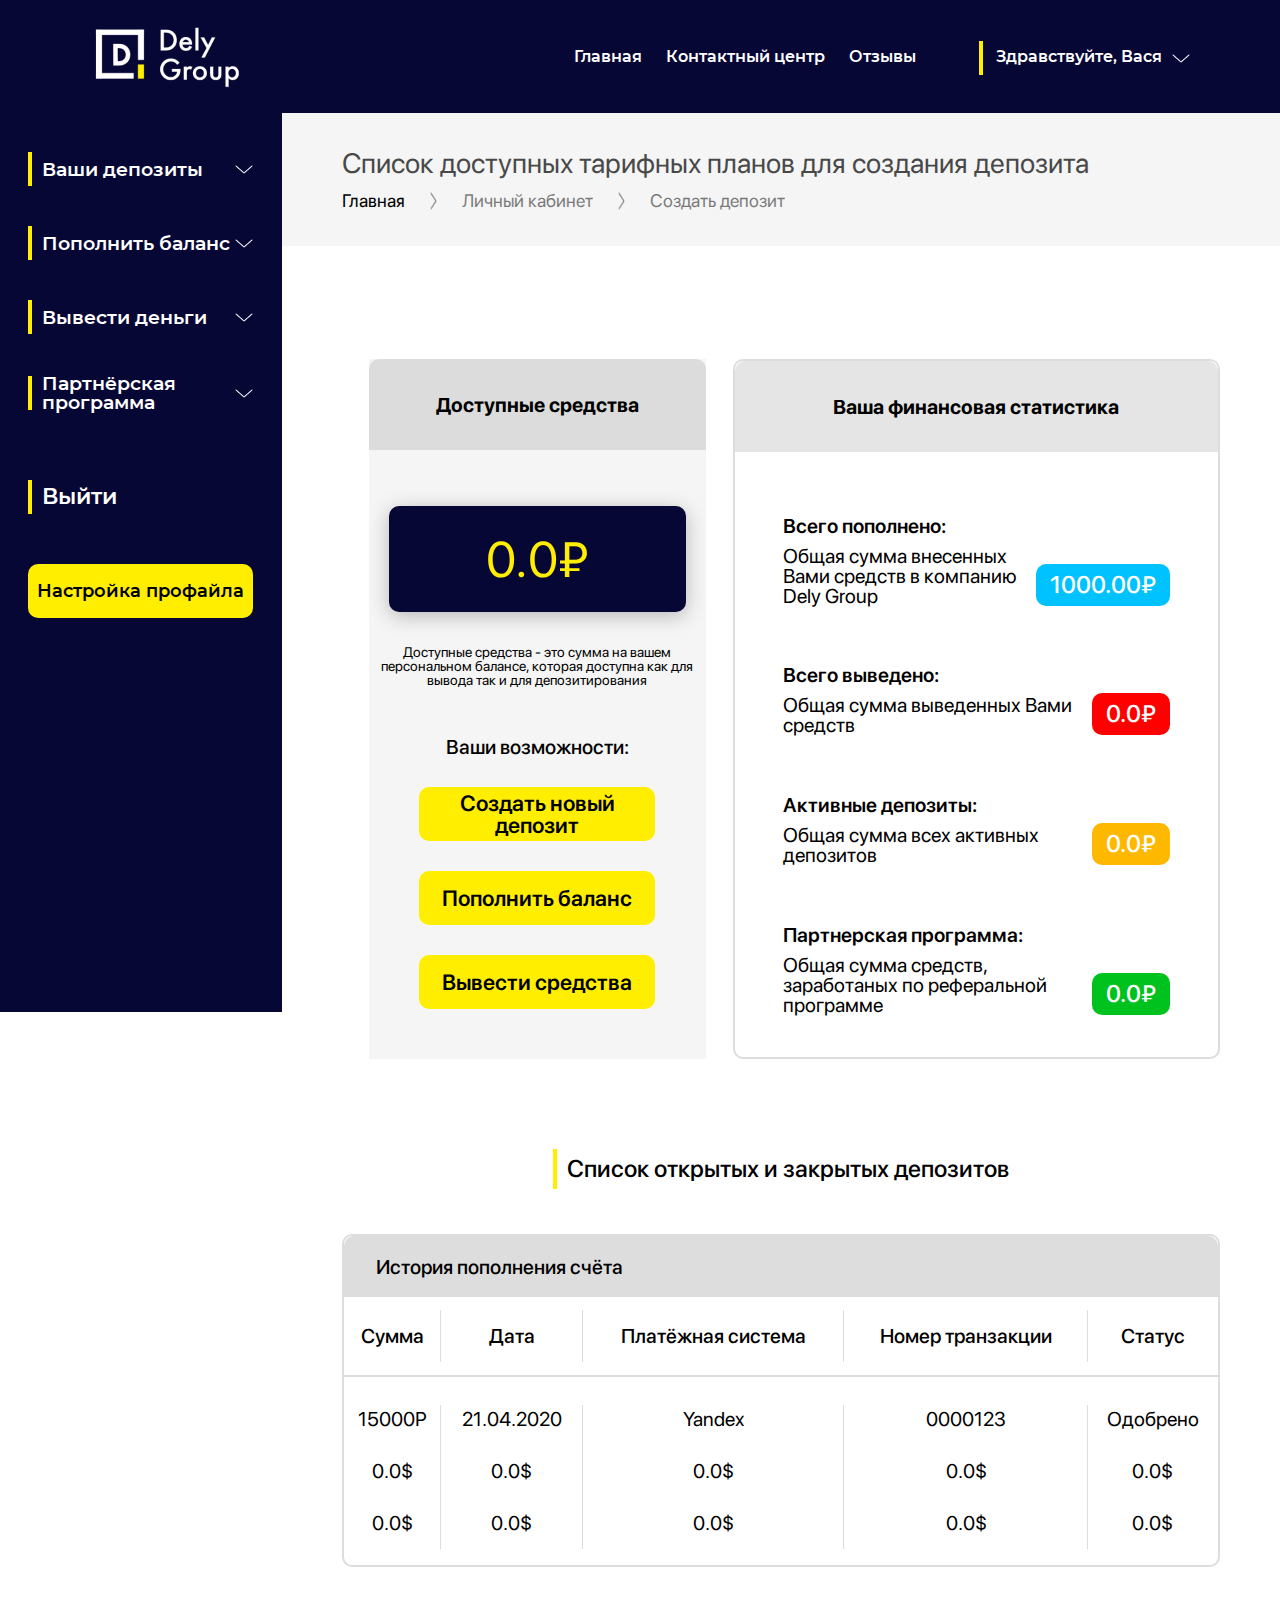
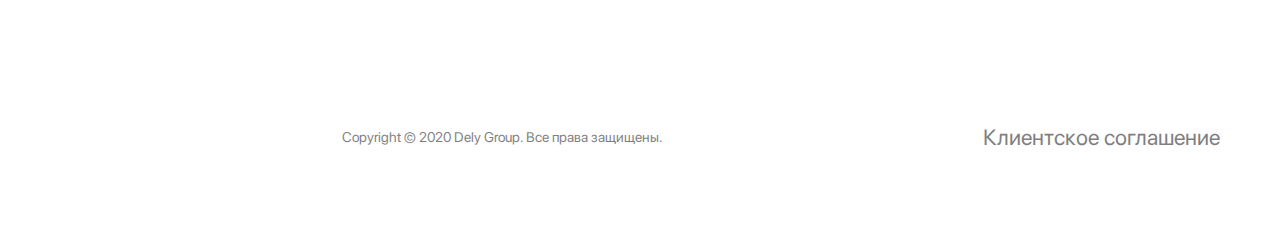
<file: private__(1.2).html>
<html lang="ru">

<head>
    <meta charset="utf-8">
    <title>Delay Systems</title>
    <meta name="description" content="">
    <meta name="viewport" content="width=device-width, initial-scale=1">
    <link rel="stylesheet" href="css/reset.css">
    <link rel="stylesheet" href="css/private.css">
    <link rel="stylesheet" href="css/splide-core.min.css">
    <link rel="stylesheet" href="css/animate.min.css">
</head>

<body>
    <div class="contact-showup mobile-toggle">
        <div class="contact-showup__wrapper">
            <div class="contact-showup__block contact-section">
                <button class="contact-showup__close">
                    <img src="/img/close-dialog.png" alt="Закрыть" id="closeDialogContact">
                </button>
                <div class="title title_margin">Контактный центр</div>
                <div class="subtitle">Подпишитесь на наши социальные сети, чтобы всегда быть в курсе событий:</div>
                <div class="contact__social-wrapper contact__social-wrapper_margin">
                    <a href="#" class="contact__social-block">
                        <div class="contact__social-img">
                            <img src="/img/social/vk.png" alt="VK">
                        </div>
                        <span class="contact__social-name">
                            /delay_group
                        </span>
                        <span class="contact__social-link">
                            Подписаться
                        </span>
                    </a>
                    <a href="#" class="contact__social-block">
                        <div class="contact__social-img">
                            <img src="/img/social/tg.png" alt="Telegram">
                        </div>
                        <span class="contact__social-name">
                            @Delay_group
                        </span>
                        <span class="contact__social-link">
                            Подписаться
                        </span>
                    </a>
                    <a href="#" class="contact__social-block">
                        <div class="contact__social-img">
                            <img src="/img/social/youtube.png" alt="Youtube">
                        </div>
                        <span class="contact__social-name">
                            Delay group
                        </span>
                        <span class="contact__social-link">
                            Подписаться
                        </span>
                    </a>
                </div>
                <div class="subtitle">Контакты консультантов и технической поддержки:</div>
                <div class="contact__social-wrapper">
                    <a href="#" class="contact__social-block">
                        <div class="contact__social-img">
                            <img src="/img/social/vk.png" alt="VK">
                        </div>
                        <span class="contact__social-name">
                            /delay_info
                        </span>
                        <span class="contact__social-link">
                            Подписаться
                        </span>
                    </a>
                    <a href="#" class="contact__social-block">
                        <div class="contact__social-img">
                            <img src="/img/social/mail.png" alt="Mail">
                        </div>
                        <span class="contact__social-name">
                            support@dely.com
                        </span>
                        <span class="contact__social-link">
                            Подписаться
                        </span>
                    </a>
                    <a href="#" class="contact__social-block">
                        <div class="contact__social-img">
                            <img src="/img/social/chat.png" alt="Chat">
                        </div>
                        <span class="contact__social-name">
                            Live-консультант
                        </span>
                        <span class="contact__social-link">
                            Подписаться
                        </span>
                    </a>
                </div>
            </div>
        </div>
    </div>
    <header>
        <div class="header-wrapper">
            <div class="logotype">
                <img src="/img/logotype.png" alt="Логотип">
            </div>
            <div class="nav-wrapper">
                <nav class="header-nav" id="headerNavigation">
                    <a href="#" class="header-nav__link">Главная</a>
                    <a id="contactShowup" class="header-nav__link">Контактный центр</a>
                    <a href="#" class="header-nav__link">Отзывы</a>
                </nav>
                <div class="account-section">
                    <div class="account-section__button" id="accountSection">Здравствуйте, 
                        <span>Вася</span>
                        <img src="/img/privateHeaderDropdown.png" alt="Открыть">
                    </div>
                </div>
            </div>
            <div id="accountSectionDropdown" class="account-section-dropdown dropdown-toggle">
                <div class="account-section-dropdown__element">
                    Создать депозит
                </div>
                <div class="account-section-dropdown__element">
                    Пополнить баланс
                </div>
                <div class="account-section-dropdown__element">
                    Вывести средства
                </div>
                <div class="account-section-dropdown__element">
                    Партнёрская программа
                </div>
                <div class="account-section-dropdown__element">
                    Выйти с аккаунта
                </div>
            </div>
        </div>
    </header>
    <section class="side-menu">
        <ul class="side-menu__list">
            <li class="side-menu__element close">
                <div class="side-menu__heading">
                    Ваши депозиты
                    <img class="side-menu__arrow" src="/img/privateHeaderDropdown.png" alt="Открыть">
                </div>
                <div class="side-menu__content">
                    <ul class="side-menu__submenu">
                        <li class="side-menu__subheader side-menu__subheader-active">
                            Создать депозит
                        </li>
                        <li class="side-menu__subheader">
                            Список депозитов и статистика аккаунта
                        </li>
                    </ul>
                </div>
            </li>
            <li class="side-menu__element close">
                <div class="side-menu__heading">
                    Пополнить баланс
                    <img class="side-menu__arrow" src="/img/privateHeaderDropdown.png" alt="Открыть">
                </div>
                <div class="side-menu__content">
                    <ul class="side-menu__submenu">
                        <li class="side-menu__subheader side-menu__subheader-active">
                            Выбрать способ оплаты
                        </li>
                        <li class="side-menu__subheader">
                            История пополнения баланса
                        </li>
                    </ul>
                </div>
            </li>
            <li class="side-menu__element close">
                <div class="side-menu__heading">
                    Вывести деньги
                    <img class="side-menu__arrow" src="/img/privateHeaderDropdown.png" alt="Открыть">
                </div>
                <div class="side-menu__content">
                    <ul class="side-menu__submenu">
                        <li class="side-menu__subheader side-menu__subheader-active">
                            Создать заявку на вывод средств
                        </li>
                        <li class="side-menu__subheader">
                            История вывода средств
                        </li>
                    </ul>
                </div>
            </li>
            <li class="side-menu__element close">
                <div class="side-menu__heading">
                    Партнёрская программа
                    <img class="side-menu__arrow" src="/img/privateHeaderDropdown.png" alt="Открыть">
                </div>
                <div class="side-menu__content">
                    <ul class="side-menu__submenu">
                        <li class="side-menu__subheader side-menu__subheader-active">
                            Партнёрские ссылки
                        </li>
                    </ul>
                </div>
            </li>
            <div class="side-menu__exit">
                Выйти
            </div>
            <button class="side-menu__settings">
                Настройка профайла
            </button>
        </ul>
    </section>
    <section class="private-container-wrapper header-fixed">
        <div class="private-container">
            <div class="navigation">
                <span class="navigation__header">Список доступных тарифных планов для создания депозита</span>
                <div class="navigation__line">
                    <a href="#" class="navigation__link navigation__link_active">Главная</a>
                    <img class="navigation__arrow" src="/img/privateNavArrow.png">
                    <a href="#" class="navigation__link">Личный кабинет</a>
                    <img class="navigation__arrow" src="/img/privateNavArrow.png">
                    <a href="#" class="navigation__link">Создать депозит</a>
                </div>
            </div>
            <div class="private-container__inner rate-wrapper">
                <div class="rate-section credit-column">
                    <div class="rate-section__rate">
                        <div class="rate-section__header-wrapper rate-section__header-wrapper-m centered">
                            <div class="rate-section__header">
                                Доступные средства
                            </div>
                        </div>
                        <div class="rate-section__available-money_wrapper">
                            <div class="rate-section__available-money rate-section__available-money-m">
                                0.0
                                <span>₽</span>
                            </div>
                        </div>
                        <div class="rate-section__deposit-rule">
                            Доступные средства - это сумма на вашем персональном балансе,
                            которая доступна как для вывода так и для депозитирования
                        </div>
                        <div class="column-link-section">
                            <div class="rate-section__title">
                                Ваши возможности:
                            </div>
                            <button class="column-link-section__button">
                                Создать новый депозит
                            </button>
                            <button class="column-link-section__button">
                                Пополнить баланс
                            </button>
                            <button class="column-link-section__button">
                                Вывести средства
                            </button>
                        </div>
                    </div>

                </div>
                <div class="rate-section finance-column">
                    <div class="rate-section__header-wrapper centered">
                        <div class="rate-section__header">
                            Ваша финансовая статистика
                        </div>
                    </div>
                    <div class="finance">
                        <div class="finance__element">
                            <div class="finance__text-wrapper">
                                <div class="finance__title">
                                    Всего пополнено:
                                </div>
                                <div class="finance__description">
                                    Общая сумма внесенных Вами средств
                                    в компанию Dely Group
                                </div>
                            </div>
                            <div class="finance__value finance__value_income">
                                1000.00₽
                            </div>
                        </div>
                        <div class="finance__element">
                            <div class="finance__text-wrapper">
                                <div class="finance__title">
                                    Всего выведено:
                                </div>
                                <div class="finance__description">
                                    Общая сумма выведенных Вами средств
                                </div>
                            </div>
                            <div class="finance__value finance__value_outcome">
                                0.0₽
                            </div>
                        </div>
                        <div class="finance__element">
                            <div class="finance__text-wrapper">
                                <div class="finance__title">
                                    Активные депозиты:
                                </div>
                                <div class="finance__description">
                                    Общая сумма всех активных депозитов
                                </div>
                            </div>

                            <div class="finance__value finance__value_active">
                                0.0₽
                            </div>
                        </div>
                        <div class="finance__element">
                            <div class="finance__text-wrapper">
                                <div class="finance__title">
                                    Партнерская программа:
                                </div>
                                <div class="finance__description">
                                    Общая сумма средств, заработаных по
                                    реферальной программе
                                </div>
                            </div>
                            <div class="finance__value finance__value_partnership">
                                0.0₽
                            </div>
                        </div>
                    </div>
                </div>
            </div>
            <div class="private-container__inner section-margin table-section">
                <div class="title title_margin">
                    Список открытых и закрытых депозитов
                </div>
                <table class="table">
                    <tr class="table__title-wrapper">
                        <td colspan="999" class="table__title">История пополнения счёта</td>
                    </tr>
                    <tr class="table__head">
                        <td class="table__header">
                            Сумма
                        </td>
                        <td class="table__header">
                            Дата
                        </td>
                        <td class="table__header">
                            Платёжная система
                        </td>
                        <td class="table__header">
                            Номер транзакции
                        </td>
                        <td class="table__header">
                            Статус
                        </td>
                    </tr>
                    <tr>
                        <td> </td>
                    </tr>
                    <tr class="table__element">
                        <td class="table__value">
                            15000Р
                        </td>
                        <td class="table__value">
                            21.04.2020
                        </td>
                        <td class="table__value">
                            Yandex
                        </td>
                        <td class="table__value">
                            0000123
                        </td>
                        <td class="table__value">
                            Одобрено
                        </td>
                    </tr>
                    <tr class="table__element">
                        <td class="table__value">
                            0.0$
                        </td>
                        <td class="table__value">
                            0.0$
                        </td>
                        <td class="table__value">
                            0.0$
                        </td>
                        <td class="table__value">
                            0.0$
                        </td>
                        <td class="table__value">
                            0.0$
                        </td>
                    </tr>
                    <tr class="table__element">
                        <td class="table__value">
                            0.0$
                        </td>
                        <td class="table__value">
                            0.0$
                        </td>
                        <td class="table__value">
                            0.0$
                        </td>
                        <td class="table__value">
                            0.0$
                        </td>
                        <td class="table__value">
                            0.0$
                        </td>
                    </tr>
                    <tr>
                        <td> </td>
                    </tr>
                </table>
            </div>
            <footer class="rate-footer">
                <span class="trademark">Copyright © 2020 Dely Group. Все права защищены.</span>
                <a class="agreement" href="#">Клиентское соглашение</a>
            </footer>
        </div>
    </section>
    </main>
    <script src="js/private.js"></script>
    <script src="js/splide.min.js"></script>
    <script src="js/wow.min.js"></script>
    <script>
        new WOW().init();
    </script>
</body>

</html>
</file>
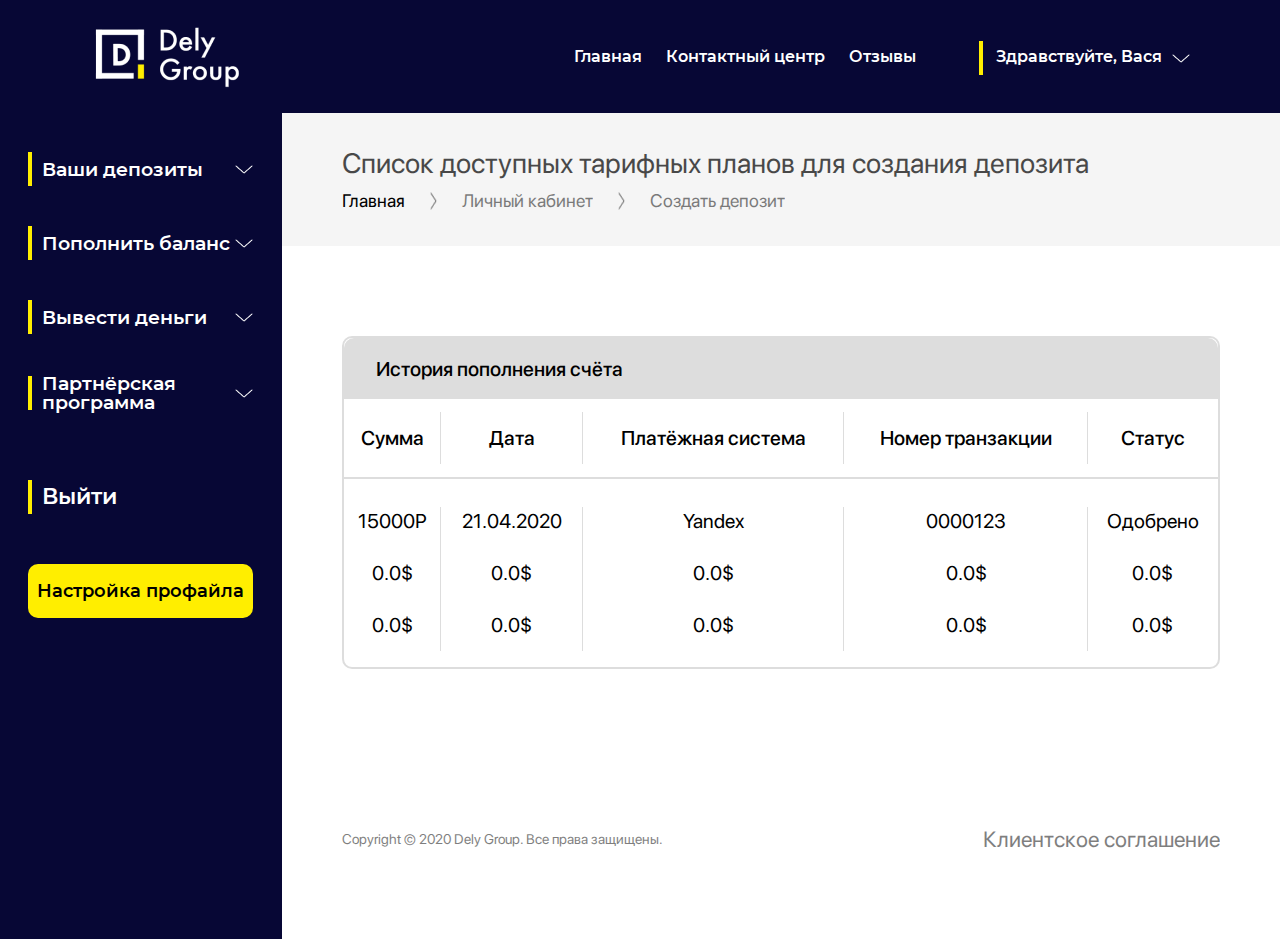
<file: private__(2.2).html>
<html lang="ru">

<head>
    <meta charset="utf-8">
    <title>Delay Systems</title>
    <meta name="description" content="">
    <meta name="viewport" content="width=device-width, initial-scale=1">
    <link rel="stylesheet" href="css/reset.css">
    <link rel="stylesheet" href="css/private.css">
    <link rel="stylesheet" href="css/splide-core.min.css">
    <link rel="stylesheet" href="css/animate.min.css">
</head>

<body>
    <div class="contact-showup mobile-toggle">
        <div class="contact-showup__wrapper">
            <div class="contact-showup__block contact-section">
                <button class="contact-showup__close">
                    <img src="/img/close-dialog.png" alt="Закрыть" id="closeDialogContact">
                </button>
                <div class="title title_margin">Контактный центр</div>
                <div class="subtitle">Подпишитесь на наши социальные сети, чтобы всегда быть в курсе событий:</div>
                <div class="contact__social-wrapper contact__social-wrapper_margin">
                    <a href="#" class="contact__social-block">
                        <div class="contact__social-img">
                            <img src="/img/social/vk.png" alt="VK">
                        </div>
                        <span class="contact__social-name">
                            /delay_group
                        </span>
                        <span class="contact__social-link">
                            Подписаться
                        </span>
                    </a>
                    <a href="#" class="contact__social-block">
                        <div class="contact__social-img">
                            <img src="/img/social/tg.png" alt="Telegram">
                        </div>
                        <span class="contact__social-name">
                            @Delay_group
                        </span>
                        <span class="contact__social-link">
                            Подписаться
                        </span>
                    </a>
                    <a href="#" class="contact__social-block">
                        <div class="contact__social-img">
                            <img src="/img/social/youtube.png" alt="Youtube">
                        </div>
                        <span class="contact__social-name">
                            Delay group
                        </span>
                        <span class="contact__social-link">
                            Подписаться
                        </span>
                    </a>
                </div>
                <div class="subtitle">Контакты консультантов и технической поддержки:</div>
                <div class="contact__social-wrapper">
                    <a href="#" class="contact__social-block">
                        <div class="contact__social-img">
                            <img src="/img/social/vk.png" alt="VK">
                        </div>
                        <span class="contact__social-name">
                            /delay_info
                        </span>
                        <span class="contact__social-link">
                            Подписаться
                        </span>
                    </a>
                    <a href="#" class="contact__social-block">
                        <div class="contact__social-img">
                            <img src="/img/social/mail.png" alt="Mail">
                        </div>
                        <span class="contact__social-name">
                            support@dely.com
                        </span>
                        <span class="contact__social-link">
                            Подписаться
                        </span>
                    </a>
                    <a href="#" class="contact__social-block">
                        <div class="contact__social-img">
                            <img src="/img/social/chat.png" alt="Chat">
                        </div>
                        <span class="contact__social-name">
                            Live-консультант
                        </span>
                        <span class="contact__social-link">
                            Подписаться
                        </span>
                    </a>
                </div>
            </div>
        </div>
    </div>
    <header>
        <div class="header-wrapper">
            <div class="logotype">
                <img src="/img/logotype.png" alt="Логотип">
            </div>
            <div class="nav-wrapper">
                <nav class="header-nav" id="headerNavigation">
                    <a href="#" class="header-nav__link">Главная</a>
                    <a id="contactShowup" class="header-nav__link">Контактный центр</a>
                    <a href="#" class="header-nav__link">Отзывы</a>
                </nav>
                <div class="account-section">
                    <div class="account-section__button" id="accountSection">Здравствуйте, 
                        <span>Вася</span>
                        <img src="/img/privateHeaderDropdown.png" alt="Открыть">
                    </div>
                </div>
            </div>
            <div id="accountSectionDropdown" class="account-section-dropdown dropdown-toggle">
                <div class="account-section-dropdown__element">
                    Создать депозит
                </div>
                <div class="account-section-dropdown__element">
                    Пополнить баланс
                </div>
                <div class="account-section-dropdown__element">
                    Вывести средства
                </div>
                <div class="account-section-dropdown__element">
                    Партнёрская программа
                </div>
                <div class="account-section-dropdown__element">
                    Выйти с аккаунта
                </div>
            </div>
        </div>
    </header>
    <section class="side-menu">
        <ul class="side-menu__list">
            <li class="side-menu__element close">
                <div class="side-menu__heading">
                    Ваши депозиты
                    <img class="side-menu__arrow" src="/img/privateHeaderDropdown.png" alt="Открыть">
                </div>
                <div class="side-menu__content">
                    <ul class="side-menu__submenu">
                        <li class="side-menu__subheader side-menu__subheader-active">
                            Создать депозит
                        </li>
                        <li class="side-menu__subheader">
                            Список депозитов и статистика аккаунта
                        </li>
                    </ul>
                </div>
            </li>
            <li class="side-menu__element close">
                <div class="side-menu__heading">
                    Пополнить баланс
                    <img class="side-menu__arrow" src="/img/privateHeaderDropdown.png" alt="Открыть">
                </div>
                <div class="side-menu__content">
                    <ul class="side-menu__submenu">
                        <li class="side-menu__subheader side-menu__subheader-active">
                            Выбрать способ оплаты
                        </li>
                        <li class="side-menu__subheader">
                            История пополнения баланса
                        </li>
                    </ul>
                </div>
            </li>
            <li class="side-menu__element close">
                <div class="side-menu__heading">
                    Вывести деньги
                    <img class="side-menu__arrow" src="/img/privateHeaderDropdown.png" alt="Открыть">
                </div>
                <div class="side-menu__content">
                    <ul class="side-menu__submenu">
                        <li class="side-menu__subheader side-menu__subheader-active">
                            Создать заявку на вывод средств
                        </li>
                        <li class="side-menu__subheader">
                            История вывода средств
                        </li>
                    </ul>
                </div>
            </li>
            <li class="side-menu__element close">
                <div class="side-menu__heading">
                    Партнёрская программа
                    <img class="side-menu__arrow" src="/img/privateHeaderDropdown.png" alt="Открыть">
                </div>
                <div class="side-menu__content">
                    <ul class="side-menu__submenu">
                        <li class="side-menu__subheader side-menu__subheader-active">
                            Партнёрские ссылки
                        </li>
                    </ul>
                </div>
            </li>
            <div class="side-menu__exit">
                Выйти
            </div>
            <button class="side-menu__settings">
                Настройка профайла
            </button>
        </ul>
    </section>
    <section class="private-container-wrapper header-fixed">
        <div class="private-container">
            <div class="navigation">
                <span class="navigation__header">Список доступных тарифных планов для создания депозита</span>
                <div class="navigation__line">
                    <a href="#" class="navigation__link navigation__link_active">Главная</a>
                    <img class="navigation__arrow" src="/img/privateNavArrow.png">
                    <a href="#" class="navigation__link">Личный кабинет</a>
                    <img class="navigation__arrow" src="/img/privateNavArrow.png">
                    <a href="#" class="navigation__link">Создать депозит</a>
                </div>
            </div>
            <div class="private-container__inner section-margin table-section">
                <table class="table">
                    <tr class="table__title-wrapper">
                        <td colspan="999" class="table__title">История пополнения счёта</td>
                    </tr>
                    <tr class="table__head">
                        <td class="table__header">
                            Сумма
                        </td>
                        <td class="table__header">
                            Дата
                        </td>
                        <td class="table__header">
                            Платёжная система
                        </td>
                        <td class="table__header">
                            Номер транзакции
                        </td>
                        <td class="table__header">
                            Статус
                        </td>
                    </tr>
                    <tr>
                        <td> </td>
                    </tr>
                    <tr class="table__element">
                        <td class="table__value">
                            15000Р
                        </td>
                        <td class="table__value">
                            21.04.2020
                        </td>
                        <td class="table__value">
                            Yandex
                        </td>
                        <td class="table__value">
                            0000123
                        </td>
                        <td class="table__value">
                            Одобрено
                        </td>
                    </tr>
                    <tr class="table__element">
                        <td class="table__value">
                            0.0$
                        </td>
                        <td class="table__value">
                            0.0$
                        </td>
                        <td class="table__value">
                            0.0$
                        </td>
                        <td class="table__value">
                            0.0$
                        </td>
                        <td class="table__value">
                            0.0$
                        </td>
                    </tr>
                    <tr class="table__element">
                        <td class="table__value">
                            0.0$
                        </td>
                        <td class="table__value">
                            0.0$
                        </td>
                        <td class="table__value">
                            0.0$
                        </td>
                        <td class="table__value">
                            0.0$
                        </td>
                        <td class="table__value">
                            0.0$
                        </td>
                    </tr>
                    <tr>
                        <td> </td>
                    </tr>
                </table>
            </div>
            <footer class="rate-footer">
                <span class="trademark">Copyright © 2020 Dely Group. Все права защищены.</span>
                <a class="agreement" href="#">Клиентское соглашение</a>
            </footer>
        </div>
    </section>
    </main>
    <script src="js/private.js"></script>
    <script src="js/splide.min.js"></script>
    <script src="js/wow.min.js"></script>
    <script>
        new WOW().init();
    </script>
</body>

</html>
</file>
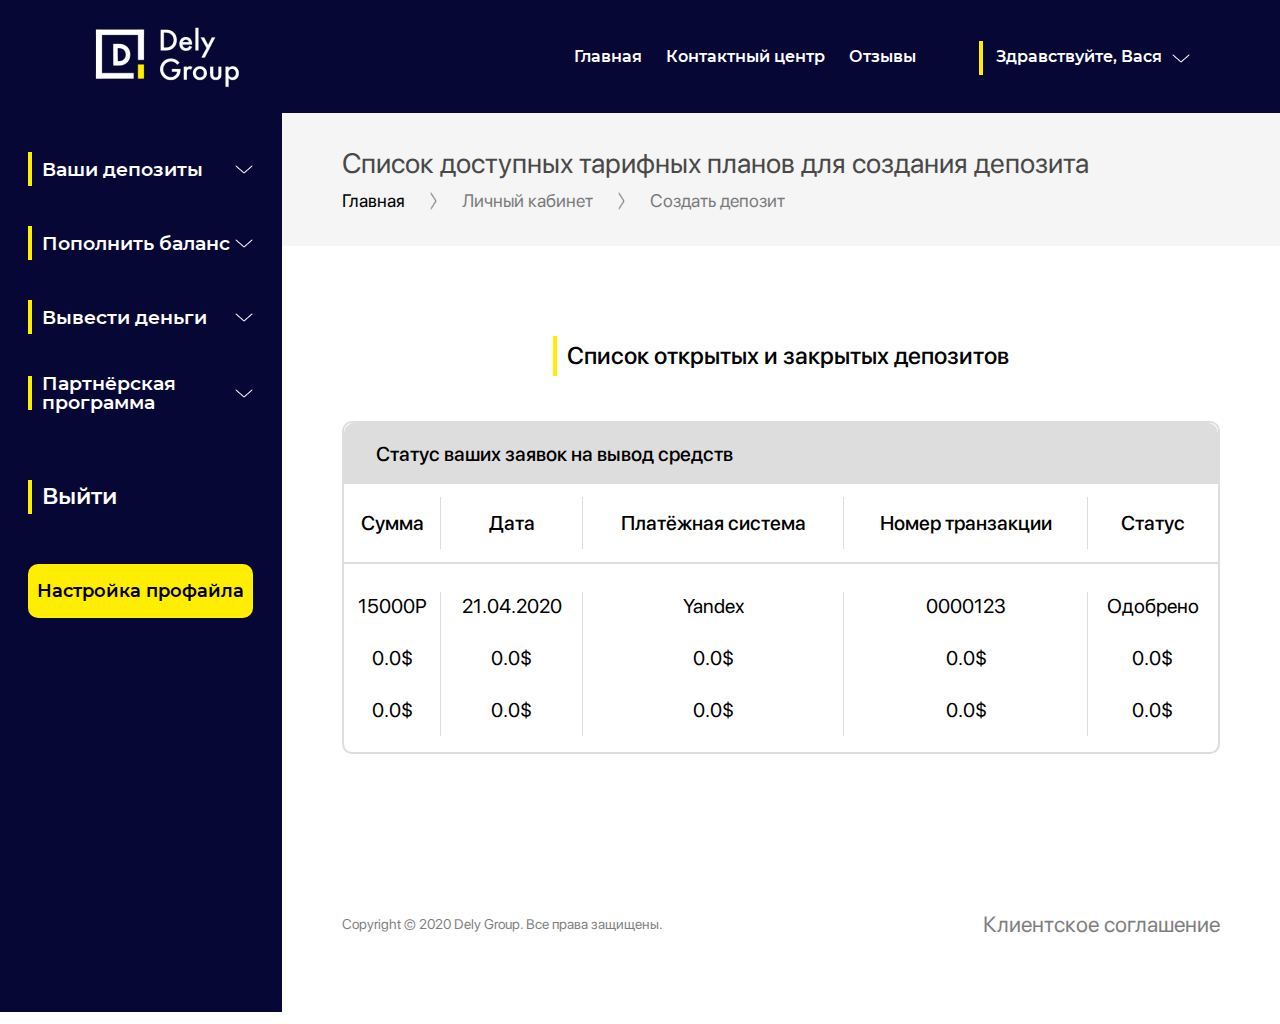
<file: private__(3.2).html>
<html lang="ru">

<head>
    <meta charset="utf-8">
    <title>Delay Systems</title>
    <meta name="description" content="">
    <meta name="viewport" content="width=device-width, initial-scale=1">
    <link rel="stylesheet" href="css/reset.css">
    <link rel="stylesheet" href="css/private.css">
    <link rel="stylesheet" href="css/splide-core.min.css">
    <link rel="stylesheet" href="css/animate.min.css">
</head>

<body>
    <div class="contact-showup mobile-toggle">
        <div class="contact-showup__wrapper">
            <div class="contact-showup__block contact-section">
                <button class="contact-showup__close">
                    <img src="/img/close-dialog.png" alt="Закрыть" id="closeDialogContact">
                </button>
                <div class="title title_margin">Контактный центр</div>
                <div class="subtitle">Подпишитесь на наши социальные сети, чтобы всегда быть в курсе событий:</div>
                <div class="contact__social-wrapper contact__social-wrapper_margin">
                    <a href="#" class="contact__social-block">
                        <div class="contact__social-img">
                            <img src="/img/social/vk.png" alt="VK">
                        </div>
                        <span class="contact__social-name">
                            /delay_group
                        </span>
                        <span class="contact__social-link">
                            Подписаться
                        </span>
                    </a>
                    <a href="#" class="contact__social-block">
                        <div class="contact__social-img">
                            <img src="/img/social/tg.png" alt="Telegram">
                        </div>
                        <span class="contact__social-name">
                            @Delay_group
                        </span>
                        <span class="contact__social-link">
                            Подписаться
                        </span>
                    </a>
                    <a href="#" class="contact__social-block">
                        <div class="contact__social-img">
                            <img src="/img/social/youtube.png" alt="Youtube">
                        </div>
                        <span class="contact__social-name">
                            Delay group
                        </span>
                        <span class="contact__social-link">
                            Подписаться
                        </span>
                    </a>
                </div>
                <div class="subtitle">Контакты консультантов и технической поддержки:</div>
                <div class="contact__social-wrapper">
                    <a href="#" class="contact__social-block">
                        <div class="contact__social-img">
                            <img src="/img/social/vk.png" alt="VK">
                        </div>
                        <span class="contact__social-name">
                            /delay_info
                        </span>
                        <span class="contact__social-link">
                            Подписаться
                        </span>
                    </a>
                    <a href="#" class="contact__social-block">
                        <div class="contact__social-img">
                            <img src="/img/social/mail.png" alt="Mail">
                        </div>
                        <span class="contact__social-name">
                            support@dely.com
                        </span>
                        <span class="contact__social-link">
                            Подписаться
                        </span>
                    </a>
                    <a href="#" class="contact__social-block">
                        <div class="contact__social-img">
                            <img src="/img/social/chat.png" alt="Chat">
                        </div>
                        <span class="contact__social-name">
                            Live-консультант
                        </span>
                        <span class="contact__social-link">
                            Подписаться
                        </span>
                    </a>
                </div>
            </div>
        </div>
    </div>
    <header>
        <div class="header-wrapper">
            <div class="logotype">
                <img src="/img/logotype.png" alt="Логотип">
            </div>
            <div class="nav-wrapper">
                <nav class="header-nav" id="headerNavigation">
                    <a href="#" class="header-nav__link">Главная</a>
                    <a id="contactShowup" class="header-nav__link">Контактный центр</a>
                    <a href="#" class="header-nav__link">Отзывы</a>
                </nav>
                <div class="account-section">
                    <div class="account-section__button" id="accountSection">Здравствуйте, 
                        <span>Вася</span>
                        <img src="/img/privateHeaderDropdown.png" alt="Открыть">
                    </div>
                </div>
            </div>
            <div id="accountSectionDropdown" class="account-section-dropdown dropdown-toggle">
                <div class="account-section-dropdown__element">
                    Создать депозит
                </div>
                <div class="account-section-dropdown__element">
                    Пополнить баланс
                </div>
                <div class="account-section-dropdown__element">
                    Вывести средства
                </div>
                <div class="account-section-dropdown__element">
                    Партнёрская программа
                </div>
                <div class="account-section-dropdown__element">
                    Выйти с аккаунта
                </div>
            </div>
        </div>
    </header>
    <section class="side-menu">
        <ul class="side-menu__list">
            <li class="side-menu__element close">
                <div class="side-menu__heading">
                    Ваши депозиты
                    <img class="side-menu__arrow" src="/img/privateHeaderDropdown.png" alt="Открыть">
                </div>
                <div class="side-menu__content">
                    <ul class="side-menu__submenu">
                        <li class="side-menu__subheader side-menu__subheader-active">
                            Создать депозит
                        </li>
                        <li class="side-menu__subheader">
                            Список депозитов и статистика аккаунта
                        </li>
                    </ul>
                </div>
            </li>
            <li class="side-menu__element close">
                <div class="side-menu__heading">
                    Пополнить баланс
                    <img class="side-menu__arrow" src="/img/privateHeaderDropdown.png" alt="Открыть">
                </div>
                <div class="side-menu__content">
                    <ul class="side-menu__submenu">
                        <li class="side-menu__subheader side-menu__subheader-active">
                            Выбрать способ оплаты
                        </li>
                        <li class="side-menu__subheader">
                            История пополнения баланса
                        </li>
                    </ul>
                </div>
            </li>
            <li class="side-menu__element close">
                <div class="side-menu__heading">
                    Вывести деньги
                    <img class="side-menu__arrow" src="/img/privateHeaderDropdown.png" alt="Открыть">
                </div>
                <div class="side-menu__content">
                    <ul class="side-menu__submenu">
                        <li class="side-menu__subheader side-menu__subheader-active">
                            Создать заявку на вывод средств
                        </li>
                        <li class="side-menu__subheader">
                            История вывода средств
                        </li>
                    </ul>
                </div>
            </li>
            <li class="side-menu__element close">
                <div class="side-menu__heading">
                    Партнёрская программа
                    <img class="side-menu__arrow" src="/img/privateHeaderDropdown.png" alt="Открыть">
                </div>
                <div class="side-menu__content">
                    <ul class="side-menu__submenu">
                        <li class="side-menu__subheader side-menu__subheader-active">
                            Партнёрские ссылки
                        </li>
                    </ul>
                </div>
            </li>
            <div class="side-menu__exit">
                Выйти
            </div>
            <button class="side-menu__settings">
                Настройка профайла
            </button>
        </ul>
    </section>
    <section class="private-container-wrapper header-fixed">
        <div class="private-container">
            <div class="navigation">
                <span class="navigation__header">Список доступных тарифных планов для создания депозита</span>
                <div class="navigation__line">
                    <a href="#" class="navigation__link navigation__link_active">Главная</a>
                    <img class="navigation__arrow" src="/img/privateNavArrow.png">
                    <a href="#" class="navigation__link">Личный кабинет</a>
                    <img class="navigation__arrow" src="/img/privateNavArrow.png">
                    <a href="#" class="navigation__link">Создать депозит</a>
                </div>
            </div>
            <div class="private-container__inner section-margin table-section">
                <div class="title title_margin">
                    Список открытых и закрытых депозитов
                </div>
                <table class="table">
                    <tr class="table__title-wrapper">
                        <td colspan="999" class="table__title">Статус ваших заявок на вывод средств</td>
                    </tr>
                    <tr class="table__head">
                        <td class="table__header">
                            Сумма
                        </td>
                        <td class="table__header">
                            Дата
                        </td>
                        <td class="table__header">
                            Платёжная система
                        </td>
                        <td class="table__header">
                            Номер транзакции
                        </td>
                        <td class="table__header">
                            Статус
                        </td>
                    </tr>
                    <tr>
                        <td> </td>
                    </tr>
                    <tr class="table__element">
                        <td class="table__value">
                            15000Р
                        </td>
                        <td class="table__value">
                            21.04.2020
                        </td>
                        <td class="table__value">
                            Yandex
                        </td>
                        <td class="table__value">
                            0000123
                        </td>
                        <td class="table__value">
                            Одобрено
                        </td>
                    </tr>
                    <tr class="table__element">
                        <td class="table__value">
                            0.0$
                        </td>
                        <td class="table__value">
                            0.0$
                        </td>
                        <td class="table__value">
                            0.0$
                        </td>
                        <td class="table__value">
                            0.0$
                        </td>
                        <td class="table__value">
                            0.0$
                        </td>
                    </tr>
                    <tr class="table__element">
                        <td class="table__value">
                            0.0$
                        </td>
                        <td class="table__value">
                            0.0$
                        </td>
                        <td class="table__value">
                            0.0$
                        </td>
                        <td class="table__value">
                            0.0$
                        </td>
                        <td class="table__value">
                            0.0$
                        </td>
                    </tr>
                    <tr>
                        <td> </td>
                    </tr>
                </table>
            </div>
            <footer class="rate-footer">
                <span class="trademark">Copyright © 2020 Dely Group. Все права защищены.</span>
                <a class="agreement" href="#">Клиентское соглашение</a>
            </footer>
        </div>
    </section>
    </main>
    <script src="js/private.js"></script>
    <script src="js/splide.min.js"></script>
    <script src="js/wow.min.js"></script>
    <script>
        new WOW().init();
    </script>
</body>

</html>
</file>
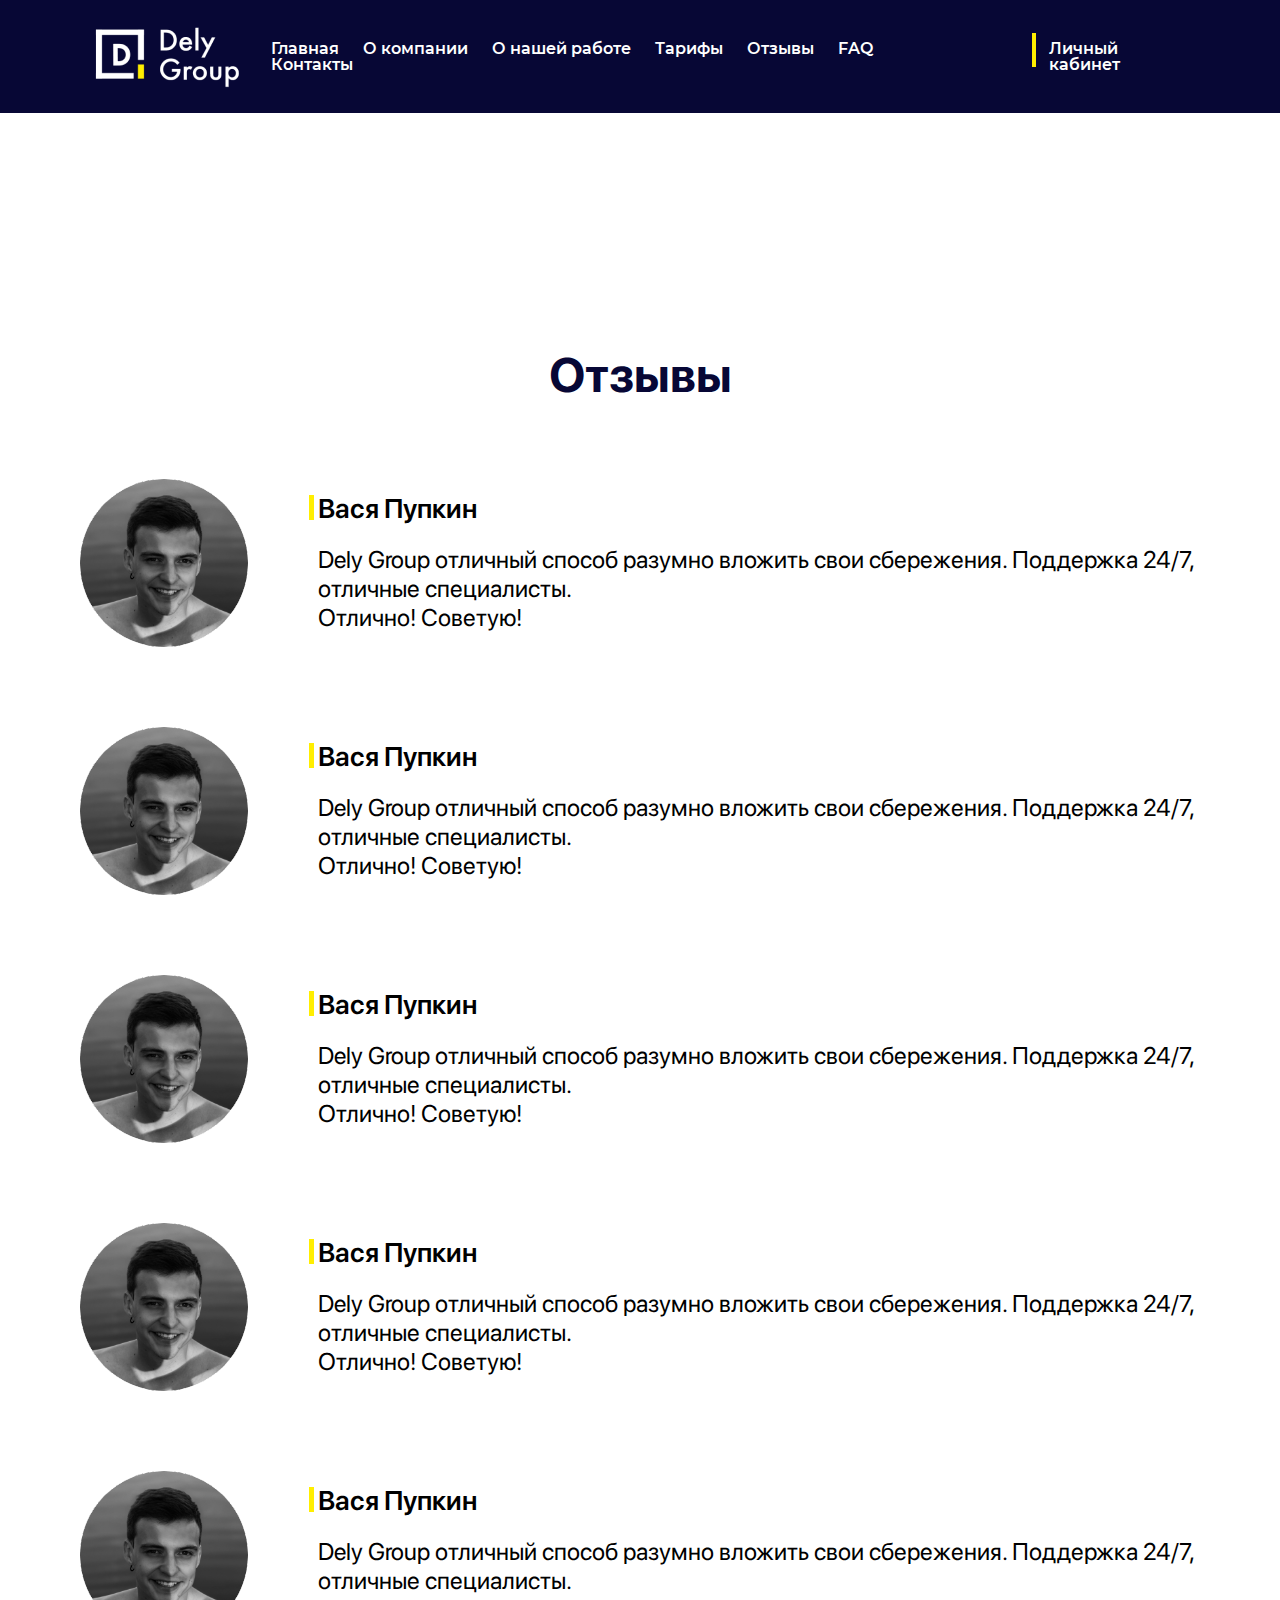
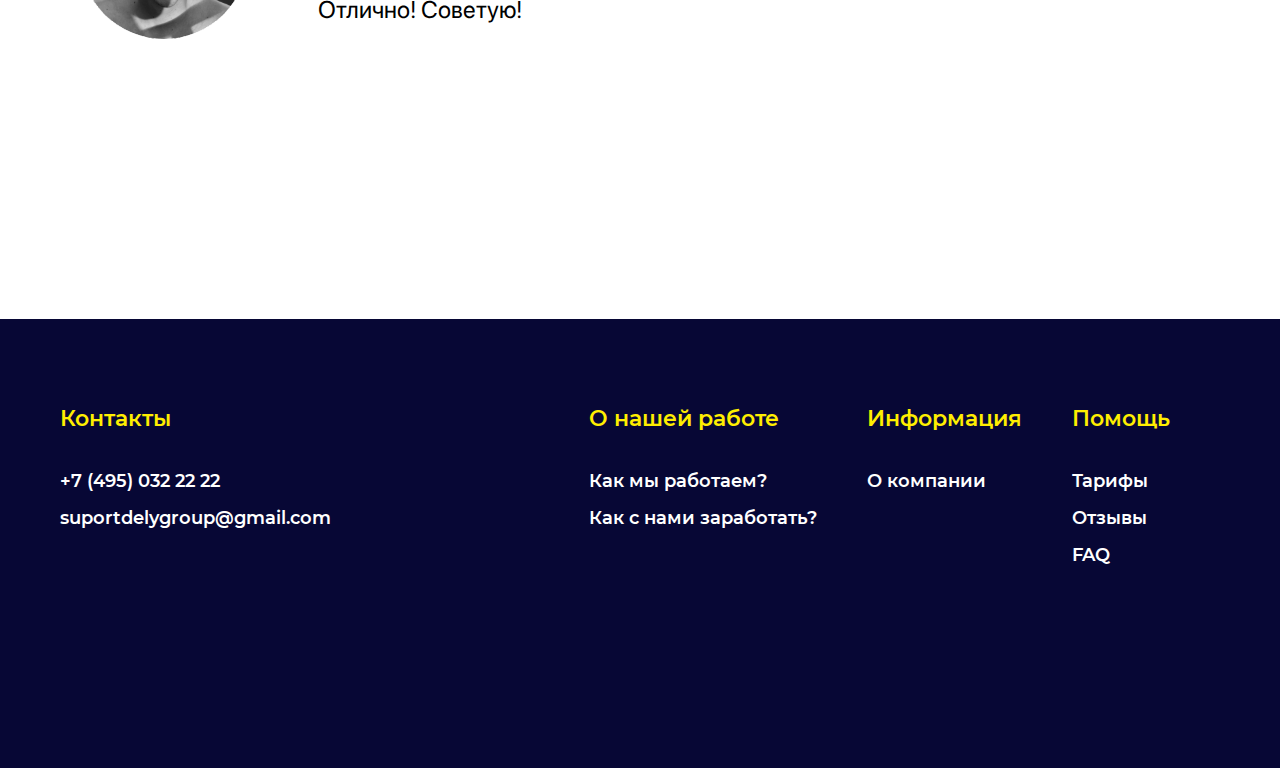
<file: review.html>
<html lang="ru">

<head>
    <meta charset="utf-8">
    <title>Delay Systems</title>
    <meta name="description" content="">
    <meta name="viewport" content="width=device-width, initial-scale=1">
    <link rel="stylesheet" href="css/reset.css">
    <link rel="stylesheet" href="css/style.css">
    <link rel="stylesheet" href="css/splide-core.min.css">
    <link rel="stylesheet" href="css/animate.min.css">
</head>

<body>
    <div class="authorization-showup mobile-toggle">
        <div class="authorization-showup__wrapper">
            <div class="authorization-showup__block authorization-section">
                <button class="authorization-showup__close">
                    <img src="/img/close-dialog.png" alt="Закрыть" id="close_dialog_authorization">
                </button>
                <span class="authorization-section__title">Вход</span>
                <span class="authorization-section__registration-message">Нет аккаунта? <a
                        class="authorization-section__registration-link"
                        id="link_registration">Зарегистрироваться</a></span>
                <div class="input-field-wrapper input-field-wrapper-position">
                    <div class="input-field">
                        <span class="input-field__title">
                            Логин
                        </span>
                        <input type="text" placeholder="Ваш логин">
                    </div>
                    <div class="input-field">
                        <a href="#" class="input-field__forgot-password">Забыли пароль?</a>
                        <span class="input-field__title">
                            Пароль
                        </span>
                        <input type="password" placeholder="Ваш пароль">
                    </div>
                </div>
                <div class="authorization-error-message message-toggle">
                    Неверный логин или пароль
                </div>
                <div class="remember-checkbox-wrapper">
                    <input type="checkbox" id="remember-checkbox" name="remember-checkbox" class="remember-checkbox">
                    <label class="remember-checkbox-custom" for="remember-checkbox"></label>
                    <span class="remember-checkbox-label">Запомнить меня</span>
                </div>
                <button type="submit" class="authorization-section__login">
                    Войти
                </button>
            </div>
        </div>
    </div>
    <div class="authorization-showup registration-showup mobile-toggle">
        <div class="authorization-showup__wrapper">
            <div class="authorization-showup__block authorization-section">
                <button class="authorization-showup__close">
                    <img src="/img/close-dialog.png" alt="Закрыть" id="close_dialog_registration">
                </button>
                <span class="authorization-section__title">Регистрация</span>
                <span class="authorization-section__registration-message">Уже есть аккаунт? <a
                        class="authorization-section__registration-link"
                        id="link_autorization">Авторизоваться</a></span>
                <div class="input-field-wrapper input-field-wrapper-position">
                    <div class="input-field input-field-registration">
                        <span class="input-field__title">
                            Логин
                        </span>
                        <input type="text" placeholder="Ваш логин">
                    </div>
                    <div class="input-field input-field-registration">
                        <span class="input-field__title">
                            E-mail
                        </span>
                        <input type="text" placeholder="Ваш E-mail">
                    </div>
                    <div class="input-field input-field-registration">
                        <span class="input-field__title">
                            Пароль
                        </span>
                        <input type="password" placeholder="Ваш пароль">
                    </div>
                    <div class="input-field input-field-registration">
                        <span class="input-field__title">
                            Имя
                        </span>
                        <input type="text" placeholder="Ваше имя">
                    </div>
                    <div class="input-field input-field-registration">
                        <span class="input-field__title">
                            Фамилия
                        </span>
                        <input type="text" placeholder="Ваша фамилия">
                    </div>
                </div>
                <div class="authorization-error-message message-toggle">
                    Неверно заполнены поля
                </div>
                <div class="remember-checkbox-wrapper remember-checkbox-wrapper-registration">
                    <input type="checkbox" id="accept-checkbox" name="accept-checkbox" class="remember-checkbox">
                    <label class="remember-checkbox-custom" for="accept-checkbox"></label>
                    <span class="remember-checkbox-label">Я согласен с условиями использования сервиса Delay
                        Systems</span>
                </div>
                <span class="license-agreement">Нажимая "Зарегистрироваться" Вы соглашаетесь с условиями использования
                    сервиса Delay Systems</span>
                <button type="submit" class="authorization-section__login  authorization-section__login-registration">
                    Зарегистрироваться
                </button>
            </div>
        </div>
    </div>
    <header>
        <div class="header-wrapper">
            <div class="logotype">
                <img src="/img/logotype.png" alt="Логотип">
            </div>
            <div class="nav-wrapper">
                <nav class="header-nav" id="headerNavigation">
                    <a href="#" class="header-nav__link">Главная</a>
                    <a href="#anchor-1" class="header-nav__link">О компании</a>
                    <a href="#anchor-2" class="header-nav__link">О нашей работе</a>
                    <a href="#anchor-3" class="header-nav__link">Тарифы</a>
                    <a href="#anchor-4" class="header-nav__link">Отзывы</a>
                    <a href="#anchor-5" class="header-nav__link">FAQ</a>
                    <a href="#anchor-6" class="header-nav__link">Контакты</a>
                </nav>
                <div class="account-section">
                    <div class="account-section__button" id="account_button">Личный кабинет</div>
                    <div class="account-section__menu" id="header_dropdown">
                        <img src="/img/burger.png" alt="Меню">
                        <div class="account-section__dropdown-text">
                            Меню
                        </div>
                    </div>
                </div>
            </div>
        </div>
    </header>
    <div class="header-dropdown mobile-toggle">
        <div class="nav-wrapper nav-wrapper-mobile">
            <nav class="header-nav">
                <a href="#" class="header-nav__link">Главная</a>
                <a href="#" class="header-nav__link">О компании</a>
                <a href="#" class="header-nav__link">О нашей работе</a>
                <a href="#" class="header-nav__link">Тарифы</a>
                <a href="#" class="header-nav__link">Отзывы</a>
                <a href="#" class="header-nav__link">FAQ</a>
                <a href="#" class="header-nav__link">Контакты</a>
            </nav>
        </div>
    </div>
    <main class="header-fixed">
        <section class="review-page">
            <h1 class="review-page__header">Отзывы</h1>
            <div class="review-page__element">
                <div class="review-page__avatar">
                    <img src="/img/avatar.png" alt="Аватар">
                </div>
                <div class="review-page__element-inner">
                    <div class="review-page__name">
                        Вася Пупкин
                    </div>
                    <div class="review-page__review-text">
                        Dely Group отличный способ разумно вложить свои сбережения. Поддержка 24/7,
                        отличные специалисты. <br>
                        Отлично! Советую!
                    </div>
                </div>
            </div>
            <div class="review-page__element">
                <div class="review-page__avatar">
                    <img src="/img/avatar.png" alt="Аватар">
                </div>
                <div class="review-page__element-inner">
                    <div class="review-page__name">
                        Вася Пупкин
                    </div>
                    <div class="review-page__review-text">
                        Dely Group отличный способ разумно вложить свои сбережения. Поддержка 24/7,
                        отличные специалисты. <br>
                        Отлично! Советую!
                    </div>
                </div>
            </div>
            <div class="review-page__element">
                <div class="review-page__avatar">
                    <img src="/img/avatar.png" alt="Аватар">
                </div>
                <div class="review-page__element-inner">
                    <div class="review-page__name">
                        Вася Пупкин
                    </div>
                    <div class="review-page__review-text">
                        Dely Group отличный способ разумно вложить свои сбережения. Поддержка 24/7,
                        отличные специалисты. <br>
                        Отлично! Советую!
                    </div>
                </div>
            </div>
            <div class="review-page__element">
                <div class="review-page__avatar">
                    <img src="/img/avatar.png" alt="Аватар">
                </div>
                <div class="review-page__element-inner">
                    <div class="review-page__name">
                        Вася Пупкин
                    </div>
                    <div class="review-page__review-text">
                        Dely Group отличный способ разумно вложить свои сбережения. Поддержка 24/7,
                        отличные специалисты. <br>
                        Отлично! Советую!
                    </div>
                </div>
            </div>
            <div class="review-page__element">
                <div class="review-page__avatar">
                    <img src="/img/avatar.png" alt="Аватар">
                </div>
                <div class="review-page__element-inner">
                    <div class="review-page__name">
                        Вася Пупкин
                    </div>
                    <div class="review-page__review-text">
                        Dely Group отличный способ разумно вложить свои сбережения. Поддержка 24/7,
                        отличные специалисты. <br>
                        Отлично! Советую!
                    </div>
                </div>
            </div>
        </section>
        <footer class="container">
            <div class="link-list-wrapper">
                <ul class="link-list">
                    <li class="link-list__element">
                        Контакты
                    </li>
                    <li class="link-list__element">
                        <a href="#">+7 (495) 032 22 22</a>
                    </li>
                    <li class="link-list__element">
                        <a href="#">suportdelygroup@gmail.com</a>
                    </li>
                </ul>
                <ul class="link-list">
                    <li class="link-list__element">
                        О нашей работе
                    </li>
                    <li class="link-list__element">
                        <a href="#">Как мы работаем?</a>
                    </li>
                    <li class="link-list__element">
                        <a href="#">Как с нами заработать?</a>
                    </li>
                </ul>
                <ul class="link-list">
                    <li class="link-list__element">
                        Информация
                    </li>
                    <li class="link-list__element">
                        <a href="#">О компании</a>
                    </li>
                </ul>
                <ul class="link-list">
                    <li class="link-list__element">
                        Помощь
                    </li>
                    <li class="link-list__element">
                        <a href="#">Тарифы</a>
                    </li>
                    <li class="link-list__element">
                        <a href="#">Отзывы</a>
                    </li>
                    <li class="link-list__element">
                        <a href="#">FAQ</a>
                    </li>
                </ul>
            </div>
            <div class="social wow animate__animated animate__pulse">
                <a href="#"><img src="/img/vk.png" alt="VK"></a>
                <a href="#"><img src="/img/telegram.png" alt="Telegram"></a>
                <a href="#"><img src="/img/youtube.png" alt="Youtube"></a>
            </div>
        </footer>
    </main>
    <script src="js/main.js"></script>
    <script src="js/splide.min.js"></script>
    <script src="js/wow.min.js"></script>
    <script>
        new WOW().init();
        const anchors = document.querySelectorAll('a[href*="#"]')
        for (let anchor of anchors) {
            anchor.addEventListener('click', function (e) {
                e.preventDefault()
                const blockID = anchor.getAttribute('href').substr(1)
                document.getElementById(blockID).scrollIntoView({
                    behavior: 'smooth',
                    block: 'start'
                })
            })
        }
    </script>
</body>

</html>
</file>
<file: css/style.css>
@font-face {
  font-family: "SF-Pro-Display";
  src: url("../fonts/SF-Pro-Display-Light.otf");
  font-weight: 300;
  font-style: normal;
}

@font-face {
  font-family: "SF-Pro-Display";
  src: url("../fonts/SF-Pro-Display-Regular.otf");
  font-weight: normal;
  font-style: normal;
}

@font-face {
  font-family: "SF-Pro-Display";
  src: url("../fonts/SF-Pro-Display-Medium.otf");
  font-weight: 500;
  font-style: normal;
}

@font-face {
  font-family: "SF-Pro-Display";
  src: url("../fonts/SF-Pro-Display-Semibold.otf");
  font-weight: 600;
  font-style: normal;
}

@font-face {
  font-family: "SF-Pro-Display";
  src: url("../fonts/SF-Pro-Display-Bold.otf");
  font-weight: 700;
  font-style: normal;
}

@font-face {
  font-family: "Montserrat";
  src: url("../fonts/Montserrat-SemiBold.ttf");
  font-weight: 600;
  font-style: normal;
}

header {
  position: fixed;
  top: 0;
  z-index: 1000;
}

.header-fixed {
  padding-top: 113px;
}

input {
  font-family: "SF-Pro-Display";
  font-style: normal;
}

h1 {
  font-family: "SF-Pro-Display";
  font-style: normal;
  font-weight: bold;
  font-size: 70px;
  color: #070735;
  white-space: nowrap;
}

@media (max-width: 1600px) {
  h1 {
    font-size: 60px;
  }
}

@media (max-width: 1440px) {
  h1 {
    font-size: 48px;
  }
}

@media (max-width: 1024px) {
  h1 {
    font-size: 32px;
    line-height: 40px;
  }
}

@media (max-width: 425px) {
  h1 {
    font-size: 18px;
    line-height: 22px;
  }
}

h2 {
  font-family: "SF-Pro-Display";
  font-style: normal;
  font-weight: 600;
  font-size: 64px;
  line-height: 76px;
  white-space: nowrap;
}

@media (max-width: 1600px) {
  h2 {
    font-size: 48px;
  }
}

@media (max-width: 1440px) {
  h2 {
    font-size: 36px;
  }
}

@media (max-width: 425px) {
  h2 {
    font-size: 24px;
    line-height: 36px;
  }
}

p {
  font-family: "SF-Pro-Display";
  font-style: normal;
  font-weight: normal;
  font-size: 30px;
  line-height: 38px;
}

@media (max-width: 1600px) {
  p {
    font-size: 24px;
  }
}

@media (max-width: 1440px) {
  p {
    font-size: 18px;
  }
}

@media (max-width: 1024px) {
  p {
    line-height: 26px;
  }
}

@media (max-width: 425px) {
  p {
    font-size: 10px;
    line-height: 14px;
  }
}

@media (max-width: 380px) {
  p {
    font-size: 8px;
    line-height: 12px;
  }
}

@media (max-width: 340px) {
  p {
    font-size: 8px;
    line-height: 10px;
  }
}

.transform-arrow {
  -webkit-transition: -webkit-transform 0.3s ease-in-out;
  transition: -webkit-transform 0.3s ease-in-out;
  transition: transform 0.3s ease-in-out;
  transition: transform 0.3s ease-in-out, -webkit-transform 0.3s ease-in-out;
  -webkit-transform: rotate(180deg);
          transform: rotate(180deg);
}

.mobile-toggle {
  display: none !important;
}

.message-toggle {
  display: none !important;
}

.accordion-toggle {
  display: none !important;
}

.dropdown-toggle {
  display: none !important;
}

section {
  position: relative;
}

body {
  background-color: #ffffff;
}

main {
  font-family: "SF-Pro-Display";
}

header {
  width: 100%;
}

.header-wrapper {
  height: 113px;
  padding: 0 90px;
  display: -webkit-box;
  display: -ms-flexbox;
  display: flex;
  -webkit-box-align: center;
      -ms-flex-align: center;
          align-items: center;
  -webkit-box-pack: justify;
      -ms-flex-pack: justify;
          justify-content: space-between;
  -ms-flex-wrap: nowrap;
      flex-wrap: nowrap;
  font-family: "Montserrat";
  font-weight: 600;
  font-size: 22px;
  color: #ffffff;
  background-color: #070735;
}

@media (max-width: 1440px) {
  .header-wrapper {
    font-size: 16px;
  }
}

@media (max-width: 1024px) {
  .header-wrapper {
    font-size: 12px;
    padding: 0 15px;
  }
}

@media (max-width: 420px) {
  .logotype > img {
    width: 128px;
    height: 56px;
  }
}

.nav-wrapper {
  display: -webkit-box;
  display: -ms-flexbox;
  display: flex;
  -ms-flex-wrap: nowrap;
      flex-wrap: nowrap;
}

.nav-wrapper-mobile {
  display: none;
  background-color: #070735;
  height: 100%;
  border-radius: 0 0 20px 20px;
}

.nav-wrapper-mobile .header-nav {
  height: 90%;
  padding: 10px 0;
  display: -webkit-box !important;
  display: -ms-flexbox !important;
  display: flex !important;
  -webkit-box-orient: vertical;
  -webkit-box-direction: normal;
      -ms-flex-direction: column;
          flex-direction: column;
  -webkit-box-align: center;
      -ms-flex-align: center;
          align-items: center;
  -ms-flex-pack: distribute;
      justify-content: space-around;
}

.nav-wrapper-mobile .header-nav__link {
  margin-left: 0;
}

@media (max-width: 1024px) {
  .nav-wrapper-mobile {
    display: block;
  }
}

.header-nav__link {
  margin-left: 20px;
}

@media (max-width: 1024px) {
  .header-nav {
    display: none;
  }
}

.account-section {
  display: -webkit-box;
  display: -ms-flexbox;
  display: flex;
  -ms-flex-wrap: nowrap;
      flex-wrap: nowrap;
  -webkit-box-align: center;
      -ms-flex-align: center;
          align-items: center;
}

.account-section__button {
  position: relative;
  margin-left: 80px;
  cursor: pointer;
  -webkit-user-select: none;
     -moz-user-select: none;
      -ms-user-select: none;
          user-select: none;
}

@media (max-width: 425px) {
  .account-section__button {
    margin-left: 10px;
  }
}

@media (max-width: 335px) {
  .account-section__button {
    margin-left: 40px;
  }
}

.account-section__button:before {
  content: "";
  display: inline-block;
  position: absolute;
  left: -17px;
  top: -6px;
  width: 4px;
  height: 34px;
  background: #ffee00;
}

@media (max-width: 1440px) {
  .account-section__button:before {
    top: -8px;
  }
}

@media (max-width: 425px) {
  .account-section__button:before {
    top: -5px;
    left: -10px;
    width: 3px;
    height: 20px;
  }
}

@media (max-width: 335px) {
  .account-section__button:before {
    top: -5px;
    height: 33px;
  }
}

.account-section__button:hover {
  color: #ffee00;
}

.account-section__menu {
  margin-left: 20px;
  cursor: pointer;
  display: none;
  -webkit-box-orient: vertical;
  -webkit-box-direction: normal;
      -ms-flex-direction: column;
          flex-direction: column;
  -webkit-box-align: center;
      -ms-flex-align: center;
          align-items: center;
  -webkit-box-pack: center;
      -ms-flex-pack: center;
          justify-content: center;
}

@media (max-width: 1024px) {
  .account-section__menu {
    display: -webkit-box;
    display: -ms-flexbox;
    display: flex;
  }
}

.account-section__dropdown-text {
  -webkit-user-select: none;
     -moz-user-select: none;
      -ms-user-select: none;
          user-select: none;
  display: none;
  margin-top: 5px;
}

@media (max-width: 1024px) {
  .account-section__dropdown-text {
    display: block;
  }
}

.anchor {
  position: absolute;
  width: 1px;
  height: 1px;
}

.anchor__concept {
  top: 100px;
}

@media (max-width: 1600px) {
  .anchor__concept {
    top: 180px;
  }
}

.anchor__work-process {
  top: -150px;
}

@media (max-width: 1600px) {
  .anchor__work-process {
    top: -60px;
  }
}

.anchor__rate-slider {
  top: -50px;
}

@media (max-width: 1600px) {
  .anchor__rate-slider {
    top: 10px;
  }
}

.anchor__review-section {
  top: 50px;
}

@media (max-width: 1600px) {
  .anchor__review-section {
    top: 150px;
  }
}

.anchor__q-a-section {
  top: -50px;
}

@media (max-width: 1600px) {
  .anchor__q-a-section {
    top: -20px;
  }
}

.container {
  padding: 0 150px;
}

@media (max-width: 1600px) {
  .container {
    padding: 0 100px;
  }
}

@media (max-width: 1366px) {
  .container {
    padding: 0 60px;
  }
}

@media (max-width: 1024px) {
  .container {
    padding: 0 40px;
  }
}

@media (max-width: 425px) {
  .container {
    padding: 0 20px;
  }
}

.header-dropdown {
  z-index: 3;
  display: block;
  position: fixed;
  top: 112px;
  right: 0;
  width: 185px;
  height: 214px;
  font-size: 12px;
  font-family: "Montserrat";
  font-weight: 600;
  color: #ffffff;
}

.ask-question-section {
  font-family: "SF-Pro-Display";
  display: block;
  position: fixed;
  z-index: 2;
  width: 100vw;
  height: 100vh;
  background-color: rgba(7, 7, 53, 0.55);
}

.ask-question-section__wrapper {
  display: -webkit-box;
  display: -ms-flexbox;
  display: flex;
  -webkit-box-pack: center;
      -ms-flex-pack: center;
          justify-content: center;
  -webkit-box-align: center;
      -ms-flex-align: center;
          align-items: center;
  height: 100vh;
}

.ask-question-section__block {
  position: relative;
  background-color: #ffffff;
  z-index: 3;
  width: 50%;
  height: 30%;
  display: -webkit-box;
  display: -ms-flexbox;
  display: flex;
  -webkit-box-orient: vertical;
  -webkit-box-direction: normal;
      -ms-flex-direction: column;
          flex-direction: column;
  -webkit-box-align: end;
      -ms-flex-align: end;
          align-items: flex-end;
  border-radius: 96px;
  padding: 5% 4%;
}

@media (max-width: 1920px) {
  .ask-question-section__block {
    width: 60%;
    height: 40%;
  }
}

@media (max-width: 1600px) {
  .ask-question-section__block {
    height: 45%;
  }
}

@media (max-width: 1024px) {
  .ask-question-section__block {
    border-radius: 64px;
    width: 80%;
    height: 35%;
  }
}

@media (max-width: 425px) {
  .ask-question-section__block {
    border-radius: 48px;
    width: 80%;
    height: 250px;
    padding: 7% 7%;
  }
}

@media (max-width: 340px) {
  .ask-question-section__block {
    border-radius: 42px;
    height: 30%;
  }
}

.ask-question-section__title {
  width: 100%;
  text-align: center;
}

.ask-question-section__textarea {
  margin-top: 4%;
  width: 100%;
  height: 55%;
  padding: 31px 40px;
  border: 1px solid rgba(0, 0, 0, 0.25);
  -webkit-box-sizing: border-box;
          box-sizing: border-box;
  border-radius: 10px;
  resize: none;
  font-family: "SF-Pro-Display";
  font-weight: normal;
  font-size: 36px;
  line-height: 43px;
}

.ask-question-section__textarea:focus {
  outline: none;
  -webkit-box-shadow: 0px 4px 30px rgba(0, 0, 0, 0.15);
          box-shadow: 0px 4px 30px rgba(0, 0, 0, 0.15);
}

.ask-question-section__textarea::-webkit-input-placeholder {
  color: rgba(0, 0, 0, 0.25);
}

.ask-question-section__textarea:-ms-input-placeholder {
  color: rgba(0, 0, 0, 0.25);
}

.ask-question-section__textarea::-ms-input-placeholder {
  color: rgba(0, 0, 0, 0.25);
}

.ask-question-section__textarea::placeholder {
  color: rgba(0, 0, 0, 0.25);
}

@media (max-width: 1600px) {
  .ask-question-section__textarea {
    height: 70%;
  }
}

@media (max-width: 1366px) {
  .ask-question-section__textarea {
    padding: 20px 30px;
    font-size: 24px;
    height: 80%;
  }
}

@media (max-width: 425px) {
  .ask-question-section__textarea {
    padding: 10px 20px;
    font-size: 14px;
  }
}

.ask-question-section__submit {
  width: 25%;
  height: 22%;
  margin-top: 5%;
  background: #ffee00;
  border-radius: 30px;
  font-style: normal;
  font-weight: 500;
  font-size: 28px;
  line-height: 33px;
}

@media (max-width: 1600px) {
  .ask-question-section__submit {
    height: 25%;
  }
}

@media (max-width: 1366px) {
  .ask-question-section__submit {
    font-size: 24px;
    height: 40%;
  }
}

@media (max-width: 1024px) {
  .ask-question-section__submit {
    width: 30%;
    height: 30%;
  }
}

@media (max-width: 425px) {
  .ask-question-section__submit {
    border-radius: 16px;
    font-size: 14px;
    width: 120px;
    height: 50px;
  }
}

.ask-question-section__close {
  position: absolute;
  top: 12%;
  right: 7%;
}

@media (max-width: 425px) {
  .ask-question-section__close {
    top: 12%;
    right: 10%;
  }
}

@media (max-width: 425px) {
  .ask-question-section__close > img {
    width: 12px;
    height: 11px;
  }
}

.ask-question-wrapper {
  display: -webkit-box;
  display: -ms-flexbox;
  display: flex;
  -webkit-box-pack: center;
      -ms-flex-pack: center;
          justify-content: center;
  -webkit-box-align: center;
      -ms-flex-align: center;
          align-items: center;
  height: 100vh;
}

.authorization-showup {
  font-family: "SF-Pro-Display";
  display: block;
  position: fixed;
  z-index: 1001;
  width: 100vw;
  height: 100vh;
  background-color: rgba(7, 7, 53, 0.55);
}

.authorization-showup__wrapper {
  display: -webkit-box;
  display: -ms-flexbox;
  display: flex;
  -webkit-box-pack: center;
      -ms-flex-pack: center;
          justify-content: center;
  -webkit-box-align: center;
      -ms-flex-align: center;
          align-items: center;
  height: 100vh;
}

.authorization-showup__block {
  position: relative;
  background-color: #ffffff;
  z-index: 3;
  width: 25%;
  height: 70%;
  border-radius: 96px;
}

@media (max-width: 1920px) {
  .authorization-showup__block {
    width: 40%;
    height: 90%;
  }
}

@media (max-width: 1366px) {
  .authorization-showup__block {
    height: 95%;
  }
}

@media (max-width: 1024px) {
  .authorization-showup__block {
    border-radius: 64px;
    width: 70%;
    height: 85%;
  }
}

@media (max-width: 425px) {
  .authorization-showup__block {
    border-radius: 48px;
    width: 80%;
    height: 85%;
  }
}

@media (max-width: 340px) {
  .authorization-showup__block {
    width: 90%;
  }
}

.authorization-showup__close {
  position: absolute;
  top: 10%;
  right: 10%;
}

@media (max-width: 425px) {
  .authorization-showup__close {
    top: 7%;
    right: 9%;
  }
}

@media (max-width: 425px) {
  .authorization-showup__close > img {
    width: 12px;
    height: 11px;
  }
}

.input-field-wrapper {
  width: 100%;
  display: -webkit-box;
  display: -ms-flexbox;
  display: flex;
  -webkit-box-orient: vertical;
  -webkit-box-direction: normal;
      -ms-flex-direction: column;
          flex-direction: column;
}

.input-field-wrapper-position {
  margin-top: 20px;
}

@media (max-width: 425px) {
  .input-field-wrapper-position {
    margin-top: 0;
  }
}

.input-field {
  position: relative;
  margin-top: 25px;
  display: -webkit-box;
  display: -ms-flexbox;
  display: flex;
  -webkit-box-orient: vertical;
  -webkit-box-direction: normal;
      -ms-flex-direction: column;
          flex-direction: column;
  -webkit-box-align: start;
      -ms-flex-align: start;
          align-items: flex-start;
}

@media (max-width: 425px) {
  .input-field {
    margin-top: 15px;
  }
}

.input-field__title {
  font-size: 20px;
  line-height: 24px;
  margin-bottom: 5px;
}

@media (max-width: 425px) {
  .input-field__title {
    font-size: 16px;
  }
}

.input-field > input {
  display: -webkit-box;
  display: -ms-flexbox;
  display: flex;
  -webkit-box-align: center;
      -ms-flex-align: center;
          align-items: center;
  width: 100%;
  height: 60px;
  padding: 20px;
  border: 1px solid rgba(0, 0, 0, 0.25);
  -webkit-box-sizing: border-box;
          box-sizing: border-box;
  font-size: 16px;
  border-radius: 10px;
}

@media (max-width: 425px) {
  .input-field > input {
    font-size: 10px;
    height: 20px !important;
    padding: 13px;
  }
}

@media (max-width: 340px) {
  .input-field > input {
    height: 15px !important;
    padding: 12px;
  }
}

.input-field > input:focus {
  -webkit-box-shadow: 0px 4px 30px rgba(0, 0, 0, 0.15);
          box-shadow: 0px 4px 30px rgba(0, 0, 0, 0.15);
}

.input-field__forgot-password {
  position: absolute;
  top: 0;
  right: 0;
}

@media (max-width: 425px) {
  .input-field__forgot-password {
    text-align: center;
    font-size: 12px;
    color: rgba(0, 0, 0, 0.5);
    top: 131%;
    left: 50%;
    -webkit-transform: translate(-50%, -50%);
            transform: translate(-50%, -50%);
  }
}

@media (max-width: 1600px) {
  .input-field-registration {
    margin-top: 10px;
  }
}

@media (max-width: 1600px) {
  .input-field-registration > input {
    height: 25px;
  }
}

@media (max-width: 1600px) {
  .input-field-registration > span {
    font-size: 16px;
  }
}

@media (max-width: 425px) {
  .input-field-registration > span {
    line-height: 14px;
    font-size: 12px;
    margin-bottom: 2px;
  }
}

.authorization-error-message {
  margin-top: 20px;
  font-weight: 500;
  font-size: 16px;
  line-height: 19px;
  color: #ff0000;
  text-align: center;
}

@media (max-width: 425px) {
  .authorization-error-message {
    font-size: 14px;
    margin-top: 35px;
  }
}

.remember-checkbox-custom {
  cursor: pointer;
}

.remember-checkbox-wrapper {
  width: 100%;
  margin-top: 80px;
  display: -webkit-box;
  display: -ms-flexbox;
  display: flex;
  -webkit-box-pack: start;
      -ms-flex-pack: start;
          justify-content: flex-start;
}

@media (max-width: 425px) {
  .remember-checkbox-wrapper {
    margin-top: 40px;
  }
}

.remember-checkbox-wrapper-registration {
  margin-top: 20px;
}

@media (max-width: 425px) {
  .remember-checkbox-wrapper-registration {
    display: none;
  }
}

.remember-checkbox {
  cursor: pointer;
  position: absolute;
  opacity: 0;
}

.remember-checkbox + label {
  display: -webkit-inline-box;
  display: -ms-inline-flexbox;
  display: inline-flex;
  -webkit-box-align: center;
      -ms-flex-align: center;
          align-items: center;
  -webkit-user-select: none;
     -moz-user-select: none;
      -ms-user-select: none;
          user-select: none;
}

.remember-checkbox + label::before {
  content: "";
  display: inline-block;
  width: 20px;
  height: 20px;
  -ms-flex-negative: 0;
      flex-shrink: 0;
  -webkit-box-flex: 0;
      -ms-flex-positive: 0;
          flex-grow: 0;
  background-repeat: no-repeat;
  background-position: center;
  border: 1px solid rgba(0, 0, 0, 0.25);
  -webkit-box-sizing: border-box;
          box-sizing: border-box;
  -webkit-box-shadow: 0px 0px 4px rgba(0, 0, 0, 0.07);
          box-shadow: 0px 0px 4px rgba(0, 0, 0, 0.07);
  border-radius: 3px;
}

@media (max-width: 425px) {
  .remember-checkbox + label::before {
    width: 12px;
    height: 12px;
    border-width: 2px;
    background-size: contain;
  }
}

.remember-checkbox:checked + label::before {
  border-color: #ffee00;
  background-color: #ffee00;
  background-image: url("/img/checked.png");
}

.remember-checkbox-label {
  margin-left: 16px;
  font-weight: normal;
  font-size: 18px;
  line-height: 21px;
}

@media (max-width: 425px) {
  .remember-checkbox-label {
    font-size: 12px;
    margin-left: 5px;
  }
}

.license-agreement {
  display: none;
}

@media (max-width: 425px) {
  .license-agreement {
    display: block;
    margin-top: 5px;
    margin-bottom: 5px;
    color: rgba(0, 0, 0, 0.5);
    font-size: 10px;
  }
}

.authorization-section {
  -webkit-box-sizing: border-box;
          box-sizing: border-box;
  padding: 5% 5%;
  display: -webkit-box;
  display: -ms-flexbox;
  display: flex;
  -webkit-box-orient: vertical;
  -webkit-box-direction: normal;
      -ms-flex-direction: column;
          flex-direction: column;
  -webkit-box-pack: center;
      -ms-flex-pack: center;
          justify-content: center;
  -webkit-box-align: center;
      -ms-flex-align: center;
          align-items: center;
}

@media (max-width: 425px) {
  .authorization-section {
    padding: 5% 7%;
  }
}

.authorization-section__title {
  font-style: normal;
  font-weight: 600;
  font-size: 40px;
  line-height: 48px;
}

@media (max-width: 425px) {
  .authorization-section__title {
    line-height: 36px;
    font-size: 24px;
  }
}

@media (max-width: 380px) {
  .authorization-section__title {
    line-height: 16px;
    font-size: 16px;
  }
}

.authorization-section__registration-message {
  margin-top: 10px;
  color: rgba(0, 0, 0, 0.5);
  font-style: normal;
  font-weight: normal;
  font-size: 18px;
  line-height: 21px;
}

@media (max-width: 425px) {
  .authorization-section__registration-message {
    margin-top: unset;
    font-size: 12px;
  }
}

.authorization-section__registration-link {
  cursor: pointer;
  color: #00c2ff !important;
  border-bottom: 1px solid #00c2ff;
}

.authorization-section__login {
  margin-top: 30px;
  display: block;
  padding: 15px 90px;
  border-radius: 30px;
  background-color: #ffee00;
  font-weight: 500;
  font-size: 18px;
  line-height: 21px;
  text-align: center;
}

@media (max-width: 425px) {
  .authorization-section__login {
    margin-top: 5px;
    font-size: 12px;
    padding: 5px 60px;
  }
}

.proposition-section-position {
  margin-top: 135px;
}

@media (max-width: 1600px) {
  .proposition-section-position {
    margin-top: 50px;
  }
}

@media (max-width: 1024px) {
  .proposition-section-position {
    margin-top: 150px;
  }
}

@media (max-width: 425px) {
  .proposition-section-position {
    margin-top: 80px;
  }
}

.proposition-section__inner {
  position: relative;
  display: -webkit-box;
  display: -ms-flexbox;
  display: flex;
  -webkit-box-pack: center;
      -ms-flex-pack: center;
          justify-content: center;
  -webkit-box-align: end;
      -ms-flex-align: end;
          align-items: flex-end;
}

@media (max-width: 1024px) {
  .proposition-section__inner {
    -webkit-box-pack: end;
        -ms-flex-pack: end;
            justify-content: flex-end;
  }
}

.proposition-section__img {
  margin-right: 30px;
}

.proposition-section__img > img {
  height: auto;
  width: 100%;
}

@media (max-width: 1024px) {
  .proposition-section__img {
    position: absolute;
    margin-right: 370px;
    width: 45%;
  }
}

@media (max-width: 1024px) {
  .proposition-section__img {
    margin-right: 340px;
  }
}

@media (max-width: 425px) {
  .proposition-section__img {
    margin-right: 55%;
  }
}

@media (max-width: 340px) {
  .proposition-section__img {
    margin-right: 60%;
  }
}

.proposition-section__text {
  line-height: 84px;
  text-align: right;
  width: 50%;
}

.proposition-section__text > h1 {
  text-align: right;
}

@media (max-width: 1024px) {
  .proposition-section__text {
    width: 100%;
  }
}

.proposition-section__button {
  margin-top: 72px;
  width: 475px;
  height: 96;
  background: #ffee00;
  border-radius: 30px;
  font-weight: 500;
  font-size: 36px;
  line-height: 43px;
  color: #000000;
}

@media (max-width: 1024px) {
  .proposition-section__button {
    width: 300px;
    height: 70px;
    font-size: 24px;
  }
}

@media (max-width: 425px) {
  .proposition-section__button {
    margin-top: 24px;
    width: 150px;
    height: 40px;
    font-size: 12px;
  }
}

.concept-description-position {
  margin-top: 412px;
}

@media (max-width: 1024px) {
  .concept-description-position {
    margin-top: 150px;
  }
}

@media (max-width: 425px) {
  .concept-description-position {
    margin-top: 90px;
  }
}

.concept-description__inner {
  height: 860px;
  background: #070735;
  -webkit-box-shadow: 0 0 30px rgba(0, 0, 0, 0.5);
          box-shadow: 0 0 30px rgba(0, 0, 0, 0.5);
  border-radius: 96px;
  padding: 200px 160px 120px 160px;
  display: -webkit-box;
  display: -ms-flexbox;
  display: flex;
  -webkit-box-flex: 75%;
      -ms-flex: 75% 25%;
          flex: 75% 25%;
  -webkit-box-pack: center;
      -ms-flex-pack: center;
          justify-content: center;
  color: #ffffff;
}

@media (max-width: 1440px) {
  .concept-description__inner {
    padding: 200px 80px 120px 80px;
  }
}

@media (max-width: 1024px) {
  .concept-description__inner {
    padding: 80px 21px 50px 100px;
    height: 570px;
  }
}

@media (max-width: 425px) {
  .concept-description__inner {
    padding: 40px 30px 0 35px;
    border-radius: 40px;
    height: 340px;
  }
}

@media (max-width: 380px) {
  .concept-description__inner {
    height: 280px;
  }
}

.concept-description__text {
  position: relative;
  max-width: 760px;
}

@media (max-width: 1024px) {
  .concept-description__text {
    max-width: 70%;
  }
}

.concept-description__text > h2:before {
  content: "";
  display: inline-block;
  position: absolute;
  left: -35px;
  top: 12px;
  width: 9px;
  height: 125px;
  background: #ffee00;
}

@media (max-width: 1440px) {
  .concept-description__text > h2:before {
    top: 8px;
    height: 80px;
  }
}

@media (max-width: 1024px) {
  .concept-description__text > h2:before {
    top: 5px;
    height: 62px;
    width: 5px;
    left: -15px;
  }
}

@media (max-width: 425px) {
  .concept-description__text > h2:before {
    top: 2px;
    height: 37px;
    width: 3px;
    left: 0;
  }
}

.concept-description__text > h2 {
  line-height: 72px;
  margin-bottom: 50px;
}

@media (max-width: 1024px) {
  .concept-description__text > h2 {
    font-size: 32px;
    line-height: 36px;
    margin-bottom: 26px;
  }
}

@media (max-width: 425px) {
  .concept-description__text > h2 {
    font-size: 14px;
    line-height: 20px;
    margin-left: 10px;
  }
}

.concept-description__img {
  margin-left: 150px;
  margin-top: 180px;
}

@media (max-width: 1600px) {
  .concept-description__img {
    margin-left: 100px;
  }
}

@media (max-width: 1440px) {
  .concept-description__img > img {
    min-width: 43%;
  }
}

@media (max-width: 1024px) {
  .concept-description__img {
    margin-top: 180px;
    margin-left: 20px;
  }
  .concept-description__img > img {
    max-width: 100%;
  }
}

@media (max-width: 425px) {
  .concept-description__img {
    margin-top: 100px;
  }
}

.work-process {
  display: -webkit-box;
  display: -ms-flexbox;
  display: flex;
  -webkit-box-orient: vertical;
  -webkit-box-direction: normal;
      -ms-flex-direction: column;
          flex-direction: column;
  -webkit-box-align: center;
      -ms-flex-align: center;
          align-items: center;
}

.work-process-position {
  margin-top: 320px;
  padding: 0 80px;
}

@media (max-width: 1024px) {
  .work-process-position {
    margin-top: 120px;
    padding: 0 10%;
  }
}

@media (max-width: 425px) {
  .work-process-position {
    margin-top: 40px;
    padding: 0 7%;
  }
}

.process-sequence {
  width: 100%;
  display: -webkit-box;
  display: -ms-flexbox;
  display: flex;
  -webkit-box-pack: justify;
      -ms-flex-pack: justify;
          justify-content: space-between;
  -ms-flex-wrap: wrap;
      flex-wrap: wrap;
}

@media (min-width: 2200px) {
  .process-sequence {
    width: 80%;
  }
}

.process-sequence > div:nth-child(2) {
  -webkit-box-pack: center;
      -ms-flex-pack: center;
          justify-content: center;
}

.process-sequence > div:nth-child(3) {
  -webkit-box-pack: end;
      -ms-flex-pack: end;
          justify-content: flex-end;
}

.process-sequence > div:nth-child(4) {
  margin-left: 100px;
}

.process-sequence > div:nth-child(5) {
  margin-right: 100px;
}

.process-sequence > div:nth-child(1n + 4) {
  max-width: 45%;
  -webkit-box-pack: center;
      -ms-flex-pack: center;
          justify-content: center;
}

.process-sequence > div:nth-child(1n + 4) > .process-sequence__text {
  margin-top: 10px;
}

@media (max-width: 1366px) {
  .process-sequence > div:nth-child(1n + 4) > .process-sequence__text {
    margin-top: 0;
  }
}

@media (max-width: 1024px) {
  .process-sequence > div {
    width: 100% !important;
    max-width: 100% !important;
    -webkit-box-pack: unset !important;
        -ms-flex-pack: unset !important;
            justify-content: unset !important;
    margin-left: unset !important;
    margin-right: unset !important;
  }
}

.process-sequence__element {
  margin-top: 120px;
  display: -webkit-box;
  display: -ms-flexbox;
  display: flex;
  -webkit-box-pack: justify;
      -ms-flex-pack: justify;
          justify-content: space-between;
  -webkit-box-align: center;
      -ms-flex-align: center;
          align-items: center;
}

@media (max-width: 1024px) {
  .process-sequence__element {
    margin-top: 12px;
  }
}

.process-sequence__number {
  position: relative;
  font-style: normal;
  font-weight: 500;
  font-size: 48px;
  line-height: 57px;
}

.process-sequence__number:after {
  content: "";
  display: inline-block;
  position: absolute;
  top: 8px;
  margin-left: 9px;
  width: 6px;
  height: 41px;
  background: #ffee00;
}

@media (max-width: 1024px) {
  .process-sequence__number:after {
    top: 15px;
    margin-left: 9px;
    width: 4px;
    height: 26px;
  }
}

@media (max-width: 425px) {
  .process-sequence__number:after {
    top: 17px;
    margin-left: 4px;
    width: 3px;
    height: 18px;
  }
}

@media (max-width: 1024px) {
  .process-sequence__number {
    left: 5%;
    margin-left: unset;
    font-size: 18px;
  }
}

@media (max-width: 425px) {
  .process-sequence__number {
    line-height: 52px;
  }
}

.process-sequence__text {
  margin-left: 37px;
  font-style: normal;
  font-weight: 600;
  font-size: 30px;
  line-height: 36px;
}

@media (max-width: 1366px) {
  .process-sequence__text {
    font-size: 24px;
    line-height: 28px;
  }
}

@media (max-width: 1024px) {
  .process-sequence__text {
    margin-left: 10%;
    font-size: 18px;
    line-height: 26px;
  }
}

@media (max-width: 425px) {
  .process-sequence__text {
    line-height: 18px;
    font-size: 14px;
    margin-left: 9%;
  }
}

.invest-button {
  display: block;
  margin-top: 100px;
  padding: 30px 90px;
  border-radius: 25px;
  background-color: #ffee00;
  font-weight: 500;
  font-size: 36px;
  line-height: 21px;
  text-align: center;
  cursor: pointer;
  -webkit-user-select: none;
     -moz-user-select: none;
      -ms-user-select: none;
          user-select: none;
}

@media (max-width: 1024px) {
  .invest-button {
    margin-top: 50px;
    padding: 20px 50px;
    font-size: 24px;
  }
}

@media (max-width: 425px) {
  .invest-button {
    margin-top: 30px;
    font-size: 12px;
    padding: 5px 30px;
  }
}

.invest-button:hover {
  -webkit-box-shadow: 0 0 10px #ffee00;
          box-shadow: 0 0 10px #ffee00;
}

.rate-slider {
  display: -webkit-box;
  display: -ms-flexbox;
  display: flex;
  -webkit-box-orient: vertical;
  -webkit-box-direction: normal;
      -ms-flex-direction: column;
          flex-direction: column;
  -webkit-box-align: center;
      -ms-flex-align: center;
          align-items: center;
}

.rate-slider-position {
  padding: 0 9%;
  margin-top: 300px;
}

@media (max-width: 1600px) {
  .rate-slider-position {
    margin-top: 150px;
  }
}

@media (max-width: 1024px) {
  .rate-slider-position {
    margin-top: 80px;
  }
}

@media (max-width: 425px) {
  .rate-slider-position {
    margin-top: 40px;
  }
}

.rate-slider__inner {
  max-width: 100%;
  margin-top: 70px;
}

@media (max-width: 1600px) {
  .rate-slider__inner {
    margin-top: 20px;
  }
}

.splide__arrow {
  position: absolute;
  z-index: 1;
  top: 40%;
  -webkit-transform: translateY(-50%);
          transform: translateY(-50%);
  display: -webkit-box;
  display: -ms-flexbox;
  display: flex;
  -webkit-box-align: center;
      -ms-flex-align: center;
          align-items: center;
  -webkit-box-pack: center;
      -ms-flex-pack: center;
          justify-content: center;
}

@media (max-width: 1024px) {
  .splide__arrow {
    display: none;
  }
}

.splide__arrow--prev {
  left: -5%;
}

.splide__arrow--next {
  right: -5%;
}

.rate-element {
  display: -webkit-box;
  display: -ms-flexbox;
  display: flex;
  -webkit-box-orient: vertical;
  -webkit-box-direction: normal;
      -ms-flex-direction: column;
          flex-direction: column;
  -webkit-box-pack: justify;
      -ms-flex-pack: justify;
          justify-content: space-between;
  -webkit-box-align: center;
      -ms-flex-align: center;
          align-items: center;
}

.rate-element__info {
  width: 412px;
  height: 618px;
  padding: 70px 50px 100px 50px;
  border: 2px solid #ffee00;
  -webkit-box-sizing: border-box;
          box-sizing: border-box;
  border-radius: 96px;
  background: -webkit-gradient(linear, left top, left bottom, color-stop(55.34%, transparent), color-stop(44.66%, #ffee00));
  background: linear-gradient(to bottom, transparent 55.34%, #ffee00 44.66%);
}

@media (max-width: 1600px) {
  .rate-element__info {
    width: 390px;
    height: 550px;
  }
}

@media (max-width: 1366px) {
  .rate-element__info {
    width: 335px;
  }
}

@media (max-width: 1024px) {
  .rate-element__info {
    width: 234px;
    height: 350px;
    padding: 20px 30px 30px 30px;
    border-radius: 64px;
  }
}

@media (max-width: 425px) {
  .rate-element__info {
    padding: 20px 15px 40px 15px;
    width: 117px;
    height: 175px;
    border-radius: 30px;
  }
}

.rate-element__title {
  font-style: normal;
  font-weight: bold;
  font-size: 42px;
  line-height: 50px;
  text-align: center;
  white-space: nowrap;
}

@media (max-width: 1600px) {
  .rate-element__title {
    font-size: 40px;
  }
}

@media (max-width: 1366px) {
  .rate-element__title {
    font-size: 32px;
  }
}

@media (max-width: 1024px) {
  .rate-element__title {
    font-size: 18px;
    line-height: 12px;
  }
}

@media (max-width: 425px) {
  .rate-element__title {
    font-size: 9px;
  }
}

.rate-element__income-title {
  margin-top: 40px;
  font-style: normal;
  font-weight: 600;
  font-size: 30px;
  line-height: 36px;
}

@media (max-width: 1366px) {
  .rate-element__income-title {
    font-size: 26px;
  }
}

@media (max-width: 1024px) {
  .rate-element__income-title {
    font-size: 14px;
  }
}

@media (max-width: 425px) {
  .rate-element__income-title {
    margin-top: 15px;
    font-size: 7px;
    line-height: 12px;
  }
}

.rate-element__income-value {
  margin-top: 20px;
  height: 55px;
  width: 160px;
  background-color: #ffee00;
  border-radius: 20px;
  display: -webkit-box;
  display: -ms-flexbox;
  display: flex;
  -webkit-box-pack: center;
      -ms-flex-pack: center;
          justify-content: center;
  -webkit-box-align: center;
      -ms-flex-align: center;
          align-items: center;
  font-style: normal;
  font-weight: bold;
  font-size: 36px;
  line-height: 43px;
  text-align: center;
}

@media (max-width: 1366px) {
  .rate-element__income-value {
    font-size: 24px;
    width: 130px;
  }
}

@media (max-width: 1024px) {
  .rate-element__income-value {
    font-size: 18px;
    margin-top: 5px;
    height: 35px;
    width: 90px;
  }
}

@media (max-width: 425px) {
  .rate-element__income-value {
    font-size: 9px;
    height: 16px;
    width: 46px;
  }
}

.rate-element__detailed-info {
  margin-top: 100px;
  display: -webkit-box;
  display: -ms-flexbox;
  display: flex;
  -webkit-box-orient: vertical;
  -webkit-box-direction: normal;
      -ms-flex-direction: column;
          flex-direction: column;
  font-style: normal;
  font-weight: 600;
  font-size: 24px;
  line-height: 42px;
}

@media (max-width: 1366px) {
  .rate-element__detailed-info {
    margin-top: 70px;
    font-size: 20px;
  }
}

@media (max-width: 1024px) {
  .rate-element__detailed-info {
    font-size: 14px;
    margin-top: 50px;
    line-height: 28px;
  }
}

@media (max-width: 425px) {
  .rate-element__detailed-info {
    font-size: 7px;
    margin-top: 25px;
    line-height: 14px;
  }
}

.rate-element__button {
  margin-top: 52px;
  width: 225px;
  height: 94px;
  border: 2px solid #ffee00;
  -webkit-box-sizing: border-box;
          box-sizing: border-box;
  border-radius: 30px;
  color: #070735;
  font-style: normal;
  font-weight: 500;
  font-size: 36px;
  line-height: 43px;
  text-align: center;
  display: -webkit-box;
  display: -ms-flexbox;
  display: flex;
  -webkit-box-pack: center;
      -ms-flex-pack: center;
          justify-content: center;
  -webkit-box-align: center;
      -ms-flex-align: center;
          align-items: center;
  -webkit-user-select: none;
     -moz-user-select: none;
      -ms-user-select: none;
          user-select: none;
}

@media (max-width: 1366px) {
  .rate-element__button {
    font-size: 30px;
    width: 200px;
    height: 75px;
  }
}

@media (max-width: 1024px) {
  .rate-element__button {
    margin-top: 25px;
    font-size: 18px;
    width: 120px;
    height: 50px;
  }
}

@media (max-width: 425px) {
  .rate-element__button {
    font-size: 9px;
    line-height: 11px;
    width: 64px;
    height: 27px;
  }
}

.review-section {
  margin-top: 300px;
  background-color: #070735;
  height: 1128px;
  display: -webkit-box;
  display: -ms-flexbox;
  display: flex;
  -webkit-box-orient: vertical;
  -webkit-box-direction: normal;
      -ms-flex-direction: column;
          flex-direction: column;
  -webkit-box-align: center;
      -ms-flex-align: center;
          align-items: center;
  -webkit-box-pack: center;
      -ms-flex-pack: center;
          justify-content: center;
}

@media (max-width: 1024px) {
  .review-section {
    margin-top: 100px;
    height: 500px;
  }
}

.review-title {
  text-align: center;
  color: #ffffff;
}

.review-slider-wrapper {
  max-width: 100%;
  margin-top: 80px;
}

@media (max-width: 1366px) {
  .review-slider-wrapper {
    margin-top: 40px;
  }
}

@media (max-width: 1024px) {
  .review-slider-wrapper {
    margin-top: 20px;
  }
}

.review-element {
  display: -webkit-box;
  display: -ms-flexbox;
  display: flex;
  -webkit-box-pack: center;
      -ms-flex-pack: center;
          justify-content: center;
  max-width: 69.5%;
}

@media (max-width: 1024px) {
  .review-element {
    min-width: 90%;
  }
}

.review-element__avatar {
  margin-right: 75px;
}

@media (max-width: 1024px) {
  .review-element__avatar {
    margin-right: 30px;
  }
}

.review-element__avatar > img {
  border-radius: 50%;
}

@media (max-width: 1024px) {
  .review-element__avatar > img {
    max-width: 128px;
  }
}

@media (max-width: 425px) {
  .review-element__avatar > img {
    max-width: 100px;
  }
}

.review-element__inner {
  display: -webkit-box;
  display: -ms-flexbox;
  display: flex;
  -webkit-box-orient: vertical;
  -webkit-box-direction: normal;
      -ms-flex-direction: column;
          flex-direction: column;
  -webkit-box-pack: center;
      -ms-flex-pack: center;
          justify-content: center;
}

.review-element__name {
  font-weight: 500;
  font-size: 36px;
  line-height: 43px;
  color: #ffee00;
}

@media (max-width: 1366px) {
  .review-element__name {
    font-size: 30px;
  }
}

@media (max-width: 1024px) {
  .review-element__name {
    font-size: 18px;
    line-height: 40px;
  }
}

@media (max-width: 425px) {
  .review-element__name {
    font-size: 16px;
    line-height: 16px;
    margin-bottom: 10px;
  }
}

.review-element__text {
  font-weight: normal;
  font-size: 30px;
  line-height: 36px;
  color: #ffffff;
}

@media (max-width: 1366px) {
  .review-element__text {
    font-size: 24px;
  }
}

@media (max-width: 1024px) {
  .review-element__text {
    font-size: 16px;
    line-height: 24px;
  }
}

@media (max-width: 425px) {
  .review-element__text {
    font-size: 12px;
    font-weight: 300;
    line-height: 20px;
  }
}

.review-selection {
  display: -webkit-box;
  display: -ms-flexbox;
  display: flex;
  -webkit-box-pack: center;
      -ms-flex-pack: center;
          justify-content: center;
}

.review-selection__button {
  width: 27.16%;
  height: 85px;
  margin-right: 16px;
  margin-left: 16px;
  margin-top: 100px;
  -webkit-user-select: none;
     -moz-user-select: none;
      -ms-user-select: none;
          user-select: none;
  cursor: pointer;
  background-color: transparent;
  border: 1px solid #ffee00;
  -webkit-box-sizing: border-box;
          box-sizing: border-box;
  border-radius: 20px;
  display: -webkit-box;
  display: -ms-flexbox;
  display: flex;
  -webkit-box-align: center;
      -ms-flex-align: center;
          align-items: center;
  -webkit-box-pack: center;
      -ms-flex-pack: center;
          justify-content: center;
  color: #ffee00 !important;
  font-weight: 500;
  font-size: 28px;
  line-height: 33px;
}

.review-selection__button-picked {
  background: #ffee00;
  color: #000000 !important;
}

@media (max-width: 1600px) {
  .review-selection__button {
    font-size: 24px;
  }
}

@media (max-width: 1366px) {
  .review-selection__button {
    height: 65px;
    font-size: 20px;
    line-height: 26px;
  }
}

@media (max-width: 1024px) {
  .review-selection__button {
    margin-top: 50px;
    width: 35%;
    line-height: 26px;
    height: 50px;
    font-size: 16px;
  }
}

@media (max-width: 425px) {
  .review-selection__button {
    height: 40px;
    width: 50%;
    font-size: 12px;
    margin-right: 8px;
    margin-left: 8px;
    margin-top: 40px;
  }
}

@media (max-width: 340px) {
  .review-selection__button {
    width: 60%;
    margin-right: 5px;
    margin-left: 5px;
    font-size: 11px;
  }
}

.splide__slide {
  display: -webkit-box;
  display: -ms-flexbox;
  display: flex;
  -webkit-box-pack: center;
      -ms-flex-pack: center;
          justify-content: center;
}

.splide__pagination__page {
  margin: 0 9px;
  width: 20px;
  height: 20px;
  border-radius: 50%;
  border: 1px solid #ffee00;
  -webkit-box-sizing: border-box;
          box-sizing: border-box;
}

@media (max-width: 425px) {
  .splide__pagination__page {
    margin-right: 4px;
    margin-left: 4px;
    height: 10px;
    width: 10px;
  }
}

.splide__pagination {
  width: 100% !important;
  margin-top: 30px !important;
  -webkit-padding-start: 0 !important;
          padding-inline-start: 0 !important;
}

.splide__pagination > li > .is-active {
  background-color: #ffee00;
}

.q-a-section {
  margin: 300px 50px 0 50px;
  min-height: 1000px;
  display: -webkit-box;
  display: -ms-flexbox;
  display: flex;
  -webkit-box-orient: vertical;
  -webkit-box-direction: normal;
      -ms-flex-direction: column;
          flex-direction: column;
}

@media (max-width: 1024px) {
  .q-a-section {
    min-height: 700px;
    margin: 100px 30px 0 30px;
    text-align: center;
  }
}

@media (max-width: 425px) {
  .q-a-section {
    min-height: 300px;
    margin: 50px 5px 0 5px;
  }
}

@media (min-width: 2000px) {
  .q-a-section {
    padding: 20%;
  }
}

.accordion-wrapper {
  margin-top: 20px;
  display: -webkit-box;
  display: -ms-flexbox;
  display: flex;
  -webkit-box-orient: vertical;
  -webkit-box-direction: normal;
      -ms-flex-direction: column;
          flex-direction: column;
}

@media (max-width: 1024px) {
  .accordion-wrapper {
    margin-top: 0;
  }
}

.accordition-item {
  position: relative;
  width: 1163px;
  margin-top: 37px;
  -webkit-box-sizing: border-box;
          box-sizing: border-box;
  padding: 20px 40px 20px 80px;
  border: 2px solid #ffee00;
  border-radius: 30px;
}

.accordition-item:nth-child(2) {
  -ms-flex-item-align: end;
      align-self: flex-end;
}

@media (max-width: 1600px) {
  .accordition-item {
    width: 100%;
  }
}

@media (max-width: 1024px) {
  .accordition-item {
    margin-top: 15px;
    border: 1px solid #ffee00;
    padding: 5px 10px 5px 40px;
  }
}

@media (max-width: 425px) {
  .accordition-item {
    margin-top: 10px;
    padding: 0 20px 0 30px;
  }
}

.accordition-item__arrow {
  content: url("../img/accordion-arrow.png");
  position: absolute;
  top: 50px;
  right: 40px;
  -webkit-transition: -webkit-transform 0.25s ease-in-out;
  transition: -webkit-transform 0.25s ease-in-out;
  transition: transform 0.25s ease-in-out;
  transition: transform 0.25s ease-in-out, -webkit-transform 0.25s ease-in-out;
  -webkit-transform: rotate(360deg);
          transform: rotate(360deg);
}

@media (max-width: 1024px) {
  .accordition-item__arrow {
    top: 30px;
  }
}

@media (max-width: 425px) {
  .accordition-item__arrow {
    top: 16px;
    width: 15px;
    right: 20px;
  }
}

.accordition-item__heading {
  width: 100%;
  position: relative;
  cursor: pointer;
  -webkit-box-sizing: border-box;
          box-sizing: border-box;
  font-weight: 500;
  font-size: 36px;
  text-align: left;
}

.accordition-item__heading:before {
  content: "";
  display: inline-block;
  position: absolute;
  left: -12px;
  top: 17px;
  width: 4px;
  height: 40px;
  background: #ffee00;
}

@media (max-width: 1024px) {
  .accordition-item__heading:before {
    left: -12px;
    top: 21px;
    width: 4px;
    height: 30px;
  }
}

@media (max-width: 425px) {
  .accordition-item__heading:before {
    left: -8px;
    top: 11px;
    width: 2px;
    height: 15px;
  }
}

@media (max-width: 1366px) {
  .accordition-item__heading {
    font-size: 28px;
  }
}

@media (max-width: 1024px) {
  .accordition-item__heading {
    font-size: 16px;
  }
}

@media (max-width: 425px) {
  .accordition-item__heading {
    font-size: 10px;
  }
}

@media (max-width: 375px) {
  .accordition-item__heading {
    font-size: 8px;
  }
}

.close .accordition-item__content {
  height: 0px;
  -webkit-transition: height 1s ease-out;
  transition: height 1s ease-out;
  -webkit-transform: scaleY(0);
          transform: scaleY(0);
}

.open .accordition-item__content {
  width: 100%;
  text-align: left;
  font-weight: 500;
  font-size: 28px;
  line-height: 33px;
  -webkit-transform: scaleY(1);
          transform: scaleY(1);
  -webkit-transform-origin: top;
          transform-origin: top;
  -webkit-transition: -webkit-transform 0.4s ease;
  transition: -webkit-transform 0.4s ease;
  transition: transform 0.4s ease;
  transition: transform 0.4s ease, -webkit-transform 0.4s ease;
  -webkit-box-sizing: border-box;
          box-sizing: border-box;
}

.open .accordition-item__content > span {
  color: #00c2ff;
}

@media (max-width: 1366px) {
  .open .accordition-item__content {
    font-size: 24px;
  }
}

@media (max-width: 1024px) {
  .open .accordition-item__content {
    font-size: 14px;
    line-height: 17px;
    margin-bottom: 10px;
  }
}

@media (max-width: 425px) {
  .open .accordition-item__content {
    font-size: 8px;
    line-height: 10px;
  }
}

.ask-question-button {
  margin-top: 100px;
  margin-bottom: 100px;
  -ms-flex-item-align: center;
      align-self: center;
  width: 416px;
  height: 85px;
  cursor: pointer;
  -webkit-user-select: none;
     -moz-user-select: none;
      -ms-user-select: none;
          user-select: none;
  background: #070735;
  border-radius: 30px;
  color: #ffffff !important;
  display: -webkit-box;
  display: -ms-flexbox;
  display: flex;
  -webkit-box-pack: center;
      -ms-flex-pack: center;
          justify-content: center;
  -webkit-box-align: center;
      -ms-flex-align: center;
          align-items: center;
  font-weight: 500;
  font-size: 28px;
  line-height: 33px;
}

.ask-question-button:hover {
  color: #ffffff !important;
}

@media (max-width: 425px) {
  .ask-question-button {
    margin-top: 30px;
    width: 160px;
    height: 30px;
    font-size: 14px;
    line-height: 12px;
  }
}

@media (max-width: 375px) {
  .ask-question-button {
    font-size: 12px;
  }
}

.link-mapframe {
  color: #eee;
  font-size: 12px;
  position: absolute;
  top: 0px;
}

.mapframe-wrapper {
  position: relative;
  width: 100%;
  height: 100%;
}

@media (max-width: 1024px) {
  .mapframe-wrapper {
    height: 100%;
  }
}

.mapframe {
  position: relative;
  width: 100%;
  height: 100%;
}

.map {
  height: 636px;
  display: -webkit-box;
  display: -ms-flexbox;
  display: flex;
  -webkit-box-pack: end;
      -ms-flex-pack: end;
          justify-content: flex-end;
  -webkit-box-align: center;
      -ms-flex-align: center;
          align-items: center;
}

@media (max-width: 425px) {
  .map {
    height: 300px;
  }
}

.map__contacts {
  position: absolute;
  color: #ffffff;
  width: 598px;
  height: 484px;
  padding: 120px 100px 100px 128px;
  margin-right: 91px;
  -webkit-box-sizing: border-box;
          box-sizing: border-box;
  background: #070735;
  border-radius: 96px;
  text-align: left;
  display: -webkit-box;
  display: -ms-flexbox;
  display: flex;
  -webkit-box-orient: vertical;
  -webkit-box-direction: normal;
      -ms-flex-direction: column;
          flex-direction: column;
  -webkit-box-pack: center;
      -ms-flex-pack: center;
          justify-content: center;
}

@media (max-width: 1366px) {
  .map__contacts {
    width: 500px;
    height: 440px;
    padding: 80px 30px 80px 80px;
  }
}

@media (max-width: 1024px) {
  .map__contacts {
    width: 310px;
    height: 280px;
    padding: 80px 30px 80px 50px;
    border-radius: 60px;
    margin-right: 40px;
  }
}

@media (max-width: 425px) {
  .map__contacts {
    width: 133px;
    height: 116px;
    padding: 25px;
    border-radius: 30px;
    margin-right: 30px;
  }
}

.map__contacts > h2 {
  position: relative;
  font-weight: 600;
  font-size: 48px;
  line-height: 57px;
  margin-bottom: 50px;
  margin-left: 12px;
}

@media (max-width: 1024px) {
  .map__contacts > h2 {
    font-size: 24px;
    line-height: 24px;
    margin-bottom: 10px;
    margin-left: 6px;
  }
}

@media (max-width: 425px) {
  .map__contacts > h2 {
    font-size: 11px;
    line-height: 13px;
    margin-bottom: 10px;
    margin-left: 6px;
  }
}

.map__contacts > h2:before {
  content: "";
  display: inline-block;
  position: absolute;
  left: -12px;
  top: 10px;
  width: 6px;
  height: 34px;
  background: #ffee00;
}

@media (max-width: 1024px) {
  .map__contacts > h2:before {
    left: -12px;
    top: 0;
    width: 5px;
    height: 30px;
  }
}

@media (max-width: 425px) {
  .map__contacts > h2:before {
    left: -5px;
    top: 1px;
    width: 1px;
    height: 11px;
  }
}

.map__contacts > span {
  margin-bottom: 30px;
  font-weight: 300;
  font-size: 24px;
  line-height: 29px;
}

@media (max-width: 1024px) {
  .map__contacts > span {
    font-size: 18px;
    line-height: 24px;
    margin-bottom: 15px;
  }
}

@media (max-width: 425px) {
  .map__contacts > span {
    font-size: 6px;
    line-height: 7px;
    margin-bottom: 8px;
  }
}

footer {
  position: relative;
  height: 449px;
  background-color: #070735;
}

@media (max-width: 425px) {
  footer {
    height: 250px;
  }
}

.link-list-wrapper {
  display: -webkit-box;
  display: -ms-flexbox;
  display: flex;
  -webkit-box-pack: end;
      -ms-flex-pack: end;
          justify-content: flex-end;
}

.link-list-wrapper > .link-list:first-child {
  margin-right: auto;
}

@media (max-width: 1024px) {
  .link-list-wrapper {
    -ms-flex-wrap: wrap;
        flex-wrap: wrap;
    -webkit-box-pack: justify;
        -ms-flex-pack: justify;
            justify-content: space-between;
    padding: 20px 6% 0 6%;
  }
}

@media (max-width: 425px) {
  .link-list-wrapper {
    padding: 10px 2% 0 2%;
  }
}

.link-list {
  margin-top: 84px;
  font-family: "Montserrat";
  color: #ffffff;
  font-weight: normal;
  font-size: 22px;
  line-height: 27px;
  list-style: none;
  margin-right: 50px;
  -webkit-padding-start: unset;
          padding-inline-start: unset;
}

@media (max-width: 1366px) {
  .link-list {
    font-size: 18px;
  }
}

@media (max-width: 1024px) {
  .link-list {
    margin-top: 22px;
    width: 40%;
    margin-right: 0;
  }
}

@media (max-width: 425px) {
  .link-list {
    width: 40%;
    font-size: 10px;
    margin-top: 10px;
  }
}

@media (max-width: 367px) {
  .link-list {
    font-size: 8px;
  }
}

.link-list__element {
  margin-bottom: 10px;
}

@media (max-width: 425px) {
  .link-list__element {
    margin-bottom: 0;
  }
}

.link-list__element:first-child {
  font-weight: 600;
  font-size: 26px;
  line-height: 32px;
  color: #ffee00;
  margin-bottom: 33px;
}

@media (max-width: 1366px) {
  .link-list__element:first-child {
    font-size: 22px;
  }
}

@media (max-width: 1024px) {
  .link-list__element:first-child {
    margin-bottom: 10px;
  }
}

@media (max-width: 425px) {
  .link-list__element:first-child {
    font-size: 14px;
    margin-bottom: 5px;
    line-height: 18px;
  }
}

@media (max-width: 367px) {
  .link-list__element:first-child {
    font-size: 12px;
    line-height: 14px;
  }
}

.social {
  position: absolute;
  bottom: 130px;
  left: 150px;
  margin-top: 40px;
  max-width: 300px;
  width: 100%;
  display: -webkit-box;
  display: -ms-flexbox;
  display: flex;
  -webkit-box-pack: justify;
      -ms-flex-pack: justify;
          justify-content: space-between;
}

@media (max-width: 1024px) {
  .social > a > img {
    width: 50px;
  }
}

@media (max-width: 425px) {
  .social > a > img {
    width: 30px;
  }
}

@media (max-width: 367px) {
  .social > a > img {
    width: 25px;
  }
}

@media (max-width: 1600px) {
  .social {
    left: 100px;
  }
}

@media (max-width: 1366px) {
  .social {
    left: 60px;
    max-width: 250px;
  }
}

@media (max-width: 1024px) {
  .social {
    max-width: 200px;
    left: 10%;
    bottom: 100px;
  }
}

@media (max-width: 425px) {
  .social {
    max-width: 120px;
    left: 6%;
    bottom: 45px;
  }
}

@media (max-width: 367px) {
  .social {
    max-width: 100px;
    left: 7%;
    bottom: 55px;
  }
}

.review-page {
  padding: 238px 50px 240px 50px;
  -webkit-box-sizing: border-box;
          box-sizing: border-box;
  display: -webkit-box;
  display: -ms-flexbox;
  display: flex;
  -webkit-box-orient: vertical;
  -webkit-box-direction: normal;
      -ms-flex-direction: column;
          flex-direction: column;
  -webkit-box-align: center;
      -ms-flex-align: center;
          align-items: center;
}

@media (max-width: 425px) {
  .review-page {
    padding: 0 25px 0 25px;
  }
}

.review-page__header {
  margin-bottom: 40px;
}

@media (max-width: 425px) {
  .review-page__header {
    display: none;
  }
}

.review-page__element {
  margin-top: 40px;
  margin-bottom: 40px;
  max-width: 1120px;
  display: -webkit-box;
  display: -ms-flexbox;
  display: flex;
  -webkit-box-align: center;
      -ms-flex-align: center;
          align-items: center;
}

.review-page__element-inner {
  display: -webkit-box;
  display: -ms-flexbox;
  display: flex;
  -webkit-box-orient: vertical;
  -webkit-box-direction: normal;
      -ms-flex-direction: column;
          flex-direction: column;
}

@media (max-width: 425px) {
  .review-page__element {
    margin-top: 30px;
    margin-bottom: 30px;
    max-width: 276px;
  }
}

.review-page__avatar {
  margin-right: 70px;
}

.review-page__avatar > img {
  max-width: 168px;
  max-height: 168px;
  border-radius: 50%;
}

@media (max-width: 425px) {
  .review-page__avatar > img {
    max-width: 65px;
    max-height: 65px;
  }
}

@media (max-width: 425px) {
  .review-page__avatar {
    margin-right: 30px;
  }
}

.review-page__name {
  position: relative;
  font-weight: 600;
  font-size: 27px;
}

.review-page__name:before {
  content: "";
  display: inline-block;
  position: absolute;
  top: 0;
  left: -9px;
  width: 5px;
  height: 25px;
  background: #ffee00;
}

@media (max-width: 425px) {
  .review-page__name:before {
    top: 1px;
    left: -4px;
    width: 1px;
    height: 10px;
  }
}

@media (max-width: 425px) {
  .review-page__name {
    font-size: 11px;
    line-height: 13px;
  }
}

.review-page__review-text {
  margin-top: 23px;
  font-size: 24px;
  line-height: 29px;
}

@media (max-width: 425px) {
  .review-page__review-text {
    margin-top: 5px;
    font-weight: 300;
    font-size: 9px;
    line-height: 11px;
  }
}
/*# sourceMappingURL=style.css.map */
</file>
<file: css/private.css>
@font-face {
  font-family: "SF-Pro-Display";
  src: url("../fonts/SF-Pro-Display-Light.otf");
  font-weight: 300;
  font-style: normal;
}

@font-face {
  font-family: "SF-Pro-Display";
  src: url("../fonts/SF-Pro-Display-Regular.otf");
  font-weight: normal;
  font-style: normal;
}

@font-face {
  font-family: "SF-Pro-Display";
  src: url("../fonts/SF-Pro-Display-Medium.otf");
  font-weight: 500;
  font-style: normal;
}

@font-face {
  font-family: "SF-Pro-Display";
  src: url("../fonts/SF-Pro-Display-Semibold.otf");
  font-weight: 600;
  font-style: normal;
}

@font-face {
  font-family: "SF-Pro-Display";
  src: url("../fonts/SF-Pro-Display-Bold.otf");
  font-weight: 700;
  font-style: normal;
}

@font-face {
  font-family: "Montserrat";
  src: url("../fonts/Montserrat-SemiBold.ttf");
  font-weight: 600;
  font-style: normal;
}

header {
  position: fixed;
  top: 0;
  z-index: 1000;
}

.header-fixed {
  padding-top: 113px;
}

input {
  font-family: "SF-Pro-Display";
  font-style: normal;
}

h1 {
  font-family: "SF-Pro-Display";
  font-style: normal;
  font-weight: bold;
  font-size: 70px;
  color: #070735;
  white-space: nowrap;
}

@media (max-width: 1600px) {
  h1 {
    font-size: 60px;
  }
}

@media (max-width: 1440px) {
  h1 {
    font-size: 48px;
  }
}

@media (max-width: 1024px) {
  h1 {
    font-size: 32px;
    line-height: 40px;
  }
}

@media (max-width: 425px) {
  h1 {
    font-size: 18px;
    line-height: 22px;
  }
}

h2 {
  font-family: "SF-Pro-Display";
  font-style: normal;
  font-weight: 600;
  font-size: 64px;
  line-height: 76px;
  white-space: nowrap;
}

@media (max-width: 1600px) {
  h2 {
    font-size: 48px;
  }
}

@media (max-width: 1440px) {
  h2 {
    font-size: 36px;
  }
}

@media (max-width: 425px) {
  h2 {
    font-size: 24px;
    line-height: 36px;
  }
}

p {
  font-family: "SF-Pro-Display";
  font-style: normal;
  font-weight: normal;
  font-size: 30px;
  line-height: 38px;
}

@media (max-width: 1600px) {
  p {
    font-size: 24px;
  }
}

@media (max-width: 1440px) {
  p {
    font-size: 18px;
  }
}

@media (max-width: 1024px) {
  p {
    line-height: 26px;
  }
}

@media (max-width: 425px) {
  p {
    font-size: 10px;
    line-height: 14px;
  }
}

@media (max-width: 380px) {
  p {
    font-size: 8px;
    line-height: 12px;
  }
}

@media (max-width: 340px) {
  p {
    font-size: 8px;
    line-height: 10px;
  }
}

.transform-arrow {
  -webkit-transition: -webkit-transform 0.3s ease-in-out;
  transition: -webkit-transform 0.3s ease-in-out;
  transition: transform 0.3s ease-in-out;
  transition: transform 0.3s ease-in-out, -webkit-transform 0.3s ease-in-out;
  -webkit-transform: rotate(180deg);
          transform: rotate(180deg);
}

.mobile-toggle {
  display: none !important;
}

.message-toggle {
  display: none !important;
}

.accordion-toggle {
  display: none !important;
}

.dropdown-toggle {
  display: none !important;
}

section {
  position: relative;
}

body {
  background-color: #ffffff;
}

main {
  font-family: "SF-Pro-Display";
}

header {
  width: 100%;
}

.header-wrapper {
  height: 113px;
  padding: 0 90px;
  display: -webkit-box;
  display: -ms-flexbox;
  display: flex;
  -webkit-box-align: center;
      -ms-flex-align: center;
          align-items: center;
  -webkit-box-pack: justify;
      -ms-flex-pack: justify;
          justify-content: space-between;
  -ms-flex-wrap: nowrap;
      flex-wrap: nowrap;
  font-family: "Montserrat";
  font-weight: 600;
  font-size: 22px;
  color: #ffffff;
  background-color: #070735;
}

@media (max-width: 1440px) {
  .header-wrapper {
    font-size: 16px;
  }
}

@media (max-width: 1024px) {
  .header-wrapper {
    font-size: 12px;
    padding: 0 15px;
  }
}

@media (max-width: 420px) {
  .logotype > img {
    width: 128px;
    height: 56px;
  }
}

.nav-wrapper {
  display: -webkit-box;
  display: -ms-flexbox;
  display: flex;
  -ms-flex-wrap: nowrap;
      flex-wrap: nowrap;
}

.nav-wrapper-mobile {
  display: none;
  background-color: #070735;
  height: 100%;
  border-radius: 0 0 20px 20px;
}

.nav-wrapper-mobile .header-nav {
  height: 90%;
  padding: 10px 0;
  display: -webkit-box !important;
  display: -ms-flexbox !important;
  display: flex !important;
  -webkit-box-orient: vertical;
  -webkit-box-direction: normal;
      -ms-flex-direction: column;
          flex-direction: column;
  -webkit-box-align: center;
      -ms-flex-align: center;
          align-items: center;
  -ms-flex-pack: distribute;
      justify-content: space-around;
}

.nav-wrapper-mobile .header-nav__link {
  margin-left: 0;
}

@media (max-width: 1024px) {
  .nav-wrapper-mobile {
    display: block;
  }
}

.header-nav__link {
  margin-left: 20px;
}

@media (max-width: 1024px) {
  .header-nav {
    display: none;
  }
}

.account-section {
  display: -webkit-box;
  display: -ms-flexbox;
  display: flex;
  -ms-flex-wrap: nowrap;
      flex-wrap: nowrap;
  -webkit-box-align: center;
      -ms-flex-align: center;
          align-items: center;
}

.account-section__button {
  position: relative;
  margin-left: 80px;
  cursor: pointer;
  -webkit-user-select: none;
     -moz-user-select: none;
      -ms-user-select: none;
          user-select: none;
}

@media (max-width: 425px) {
  .account-section__button {
    margin-left: 10px;
  }
}

@media (max-width: 335px) {
  .account-section__button {
    margin-left: 40px;
  }
}

.account-section__button:before {
  content: "";
  display: inline-block;
  position: absolute;
  left: -17px;
  top: -6px;
  width: 4px;
  height: 34px;
  background: #ffee00;
}

@media (max-width: 1440px) {
  .account-section__button:before {
    top: -8px;
  }
}

@media (max-width: 425px) {
  .account-section__button:before {
    top: -5px;
    left: -10px;
    width: 3px;
    height: 20px;
  }
}

@media (max-width: 335px) {
  .account-section__button:before {
    top: -5px;
    height: 33px;
  }
}

.account-section__button:hover {
  color: #ffee00;
}

.account-section__menu {
  margin-left: 20px;
  cursor: pointer;
  display: none;
  -webkit-box-orient: vertical;
  -webkit-box-direction: normal;
      -ms-flex-direction: column;
          flex-direction: column;
  -webkit-box-align: center;
      -ms-flex-align: center;
          align-items: center;
  -webkit-box-pack: center;
      -ms-flex-pack: center;
          justify-content: center;
}

@media (max-width: 1024px) {
  .account-section__menu {
    display: -webkit-box;
    display: -ms-flexbox;
    display: flex;
  }
}

.account-section__dropdown-text {
  -webkit-user-select: none;
     -moz-user-select: none;
      -ms-user-select: none;
          user-select: none;
  display: none;
  margin-top: 5px;
}

@media (max-width: 1024px) {
  .account-section__dropdown-text {
    display: block;
  }
}

body {
  font-family: "SF-Pro-Display";
}

.header-wrapper {
  position: relative;
}

.settings-showup {
  display: -webkit-box;
  display: -ms-flexbox;
  display: flex;
  -webkit-box-pack: center;
      -ms-flex-pack: center;
          justify-content: center;
  -webkit-box-align: end;
      -ms-flex-align: end;
          align-items: flex-end;
  position: fixed;
  z-index: 3000;
  width: 100vw;
  height: 100vh;
  background-color: rgba(7, 7, 53, 0.55);
}

.settings-showup__wrapper {
  z-index: 3000;
  display: -webkit-box;
  display: -ms-flexbox;
  display: flex;
  -webkit-box-orient: vertical;
  -webkit-box-direction: normal;
      -ms-flex-direction: column;
          flex-direction: column;
  -webkit-box-align: center;
      -ms-flex-align: center;
          align-items: center;
  overflow-y: scroll;
  height: 97vh;
  width: 636px;
  padding: 30px 45px;
  -webkit-box-sizing: border-box;
          box-sizing: border-box;
  background-color: #ffffff;
}

.settings-showup__wrapper::-webkit-scrollbar {
  width: 4px;
}

.settings-showup__wrapper::-webkit-scrollbar-track {
  background: transparent;
}

.settings-showup__wrapper::-webkit-scrollbar-thumb {
  background: rgba(0, 0, 0, 0.25);
}

.settings-showup__header {
  width: 100%;
  display: -webkit-box;
  display: -ms-flexbox;
  display: flex;
  -webkit-box-pack: justify;
      -ms-flex-pack: justify;
          justify-content: space-between;
}

.settings-showup__header-title {
  color: #070735;
  font-size: 20px;
}

.settings-showup__close-button {
  cursor: pointer;
}

.settings-showup__close-button > img {
  width: 13px;
  height: 12px;
}

.settings-showup__separator {
  margin: 38px 0;
  width: 70%;
  height: 1px;
  background-color: rgba(0, 0, 0, 0.25);
}

.settings-showup__separator_long {
  margin-top: 26px;
  margin-bottom: 64px;
  width: 100%;
  height: 1px;
  background-color: rgba(0, 0, 0, 0.25);
}

.settings-showup__inner {
  padding: 0 50px;
}

.settings-showup__avatar {
  display: -webkit-box;
  display: -ms-flexbox;
  display: flex;
  -webkit-box-orient: vertical;
  -webkit-box-direction: normal;
      -ms-flex-direction: column;
          flex-direction: column;
  -webkit-box-align: center;
      -ms-flex-align: center;
          align-items: center;
}

.settings-showup__avatar-img > img {
  border-radius: 50%;
  max-width: 169px;
  max-height: 169px;
}

.settings-showup__avatar-title {
  margin-top: 10px;
  font-size: 22px;
}

.settings-showup__avatar-id {
  margin-top: 5px;
  margin-bottom: 18px;
  font-size: 14px;
  opacity: 0.5;
}

.settings-showup__account-settings {
  width: 100%;
  display: -webkit-box;
  display: -ms-flexbox;
  display: flex;
  -webkit-box-orient: vertical;
  -webkit-box-direction: normal;
      -ms-flex-direction: column;
          flex-direction: column;
}

.settings-showup__title {
  font-weight: 500;
  font-size: 20px;
}

.settings-showup__settings-description {
  margin-top: 12px;
  margin-bottom: 18px;
  font-size: 16px;
  line-height: 19px;
  opacity: 0.5;
}

.settings-showup__change-button {
  width: 50%;
  height: 32px;
  display: -webkit-box;
  display: -ms-flexbox;
  display: flex;
  -webkit-box-pack: center;
      -ms-flex-pack: center;
          justify-content: center;
  -webkit-box-align: center;
      -ms-flex-align: center;
          align-items: center;
  cursor: pointer;
  -webkit-user-select: none;
     -moz-user-select: none;
      -ms-user-select: none;
          user-select: none;
  background-color: #ffee00;
  border-radius: 10px;
}

.contact-showup {
  display: block;
  position: fixed;
  z-index: 999;
  width: 100vw;
  height: 100vh;
  background-color: rgba(7, 7, 53, 0.55);
}

.contact-showup__wrapper {
  display: -webkit-box;
  display: -ms-flexbox;
  display: flex;
  -webkit-box-pack: center;
      -ms-flex-pack: center;
          justify-content: center;
  -webkit-box-align: center;
      -ms-flex-align: center;
          align-items: center;
  height: 100vh;
}

.contact-showup__block {
  position: relative;
  background-color: #ffffff;
  z-index: 999;
  width: 45%;
  height: 50%;
  border-radius: 10px;
}

@media (max-width: 1920px) {
  .contact-showup__block {
    width: 65%;
    height: 75%;
  }
}

@media (max-width: 1366px) {
  .contact-showup__block {
    height: 85%;
  }
}

@media (max-width: 768px) {
  .contact-showup__block {
    height: 70%;
  }
}

.contact-showup__close {
  position: absolute;
  top: 7%;
  right: 5%;
}

@media (max-width: 425px) {
  .contact-showup__close > img {
    width: 12px;
    height: 11px;
  }
}

.contact-section {
  z-index: 999;
  -webkit-box-sizing: border-box;
          box-sizing: border-box;
  padding: 0 8%;
  display: -webkit-box;
  display: -ms-flexbox;
  display: flex;
  -webkit-box-orient: vertical;
  -webkit-box-direction: normal;
      -ms-flex-direction: column;
          flex-direction: column;
  -webkit-box-pack: center;
      -ms-flex-pack: center;
          justify-content: center;
  -webkit-box-align: center;
      -ms-flex-align: center;
          align-items: center;
}

.contact__social-wrapper {
  width: 78%;
  margin-top: 30px;
  display: -webkit-box;
  display: -ms-flexbox;
  display: flex;
  -webkit-box-pack: justify;
      -ms-flex-pack: justify;
          justify-content: space-between;
}

.contact__social-wrapper_margin {
  margin-bottom: 100px;
}

@media (max-width: 1600px) {
  .contact__social-wrapper_margin {
    margin-bottom: 50px;
  }
}

@media (max-width: 1600px) {
  .contact__social-wrapper {
    width: 85%;
  }
}

@media (max-width: 768px) {
  .contact__social-wrapper {
    width: 100%;
  }
}

.contact__social-block {
  display: -webkit-box;
  display: -ms-flexbox;
  display: flex;
  -webkit-box-orient: vertical;
  -webkit-box-direction: normal;
      -ms-flex-direction: column;
          flex-direction: column;
  text-align: center;
}

.contact__social-img {
  display: -webkit-box;
  display: -ms-flexbox;
  display: flex;
  -webkit-box-pack: center;
      -ms-flex-pack: center;
          justify-content: center;
}

.contact__social-img > img {
  max-width: 100%;
}

.contact__social-name {
  margin-top: 20px;
  margin-bottom: 15px;
  font-weight: 500;
  font-size: 18px;
}

@media (max-width: 1366px) {
  .contact__social-name {
    font-size: 16px;
  }
}

.contact__social-link {
  font-weight: 500;
  font-size: 18px;
  color: #00c2ff;
}

@media (max-width: 1366px) {
  .contact__social-link {
    font-size: 16px;
  }
}

.account-section {
  position: relative;
}

.account-section__button {
  display: -webkit-box;
  display: -ms-flexbox;
  display: flex;
  -webkit-box-align: center;
      -ms-flex-align: center;
          align-items: center;
}

.account-section__button > img {
  margin-top: 3px;
  margin-left: 10px;
  height: 100%;
}

.account-section-dropdown {
  position: absolute;
  top: 111px;
  right: 0;
  width: 367px;
  padding: 53px;
  z-index: 5;
  -webkit-box-sizing: border-box;
          box-sizing: border-box;
  border-radius: 0px 0px 0px 10px;
  background-color: #070735;
  display: -webkit-box;
  display: -ms-flexbox;
  display: flex;
  -webkit-box-orient: vertical;
  -webkit-box-direction: normal;
      -ms-flex-direction: column;
          flex-direction: column;
}

.account-section-dropdown__element {
  margin-bottom: 36px;
  cursor: pointer;
  font-size: 18px;
  color: #ffffff;
}

.account-section-dropdown__element:hover {
  color: #ffee00;
}

.account-section-dropdown__element:last-child {
  margin-top: 61px;
}

.private-container-wrapper {
  display: -webkit-box;
  display: -ms-flexbox;
  display: flex;
  -webkit-box-pack: end;
      -ms-flex-pack: end;
          justify-content: flex-end;
}

.private-container {
  width: 78%;
  height: 100%;
}

.private-container__inner {
  padding: 0 60px;
}

@media (max-width: 1024px) {
  .private-container__inner {
    padding: 0;
    -webkit-box-orient: vertical;
    -webkit-box-direction: normal;
        -ms-flex-direction: column;
            flex-direction: column;
    -webkit-box-pack: start;
        -ms-flex-pack: start;
            justify-content: flex-start;
  }
}

@media (max-width: 1024px) {
  .private-container {
    width: 100%;
  }
}

.side-menu {
  width: 22%;
  height: 100%;
  position: fixed;
  top: 112px;
  -webkit-box-sizing: border-box;
          box-sizing: border-box;
  z-index: 2000;
  background-color: #070735;
  display: -webkit-box;
  display: -ms-flexbox;
  display: flex;
  -webkit-box-orient: vertical;
  -webkit-box-direction: normal;
      -ms-flex-direction: column;
          flex-direction: column;
  -webkit-box-align: center;
      -ms-flex-align: center;
          align-items: center;
}

@media (max-width: 1024px) {
  .side-menu {
    top: 15%;
    height: 70%;
    width: 50%;
    left: -50%;
    border-radius: 0px 20px 20px 0px;
  }
}

@media (max-width: 425px) {
  .side-menu {
    padding: 30px 0;
    height: auto;
  }
}

.side-menu__background {
  display: none;
  position: fixed;
  z-index: 1500;
  width: 100%;
  height: 100%;
  background-color: rgba(7, 7, 53, 0.55);
}

.side-menu__open-button-wrapper {
  position: absolute;
  top: 60px;
  right: -24px;
}

@media (min-width: 1024px) {
  .side-menu__open-button-wrapper {
    display: none;
  }
}

.side-menu__open-button {
  width: 25px;
  height: 120px;
  background: #070735;
  border-radius: 0px 15px 15px 0px;
  display: -webkit-box;
  display: -ms-flexbox;
  display: flex;
  -webkit-box-align: center;
      -ms-flex-align: center;
          align-items: center;
  -webkit-box-pack: center;
      -ms-flex-pack: center;
          justify-content: center;
}

.side-menu__list {
  width: 70%;
  color: #ffffff;
  font-family: "Montserrat";
  font-weight: 600;
  list-style: none;
  padding: 0;
  margin: 0;
}

@media (max-width: 1600px) {
  .side-menu__list {
    width: 80%;
  }
}

@media (max-width: 425px) {
  .side-menu__list {
    width: 85%;
  }
}

.side-menu__element {
  margin-top: 40px;
  font-size: 22px;
  display: -webkit-box;
  display: -ms-flexbox;
  display: flex;
  -webkit-box-orient: vertical;
  -webkit-box-direction: normal;
      -ms-flex-direction: column;
          flex-direction: column;
  cursor: pointer;
}

.side-menu__element > img {
  height: 100%;
}

@media (max-width: 425px) {
  .side-menu__element {
    font-size: 16px;
    margin-top: 20px;
  }
}

.close .side-menu__content {
  height: 0px;
  -webkit-transition: height 1s ease-out;
  transition: height 1s ease-out;
  -webkit-transform: scaleY(0);
          transform: scaleY(0);
}

.open .side-menu__content {
  width: 100%;
  text-align: left;
  -webkit-transform: scaleY(1);
          transform: scaleY(1);
  -webkit-transform-origin: top;
          transform-origin: top;
  -webkit-transition: -webkit-transform 0.4s ease;
  transition: -webkit-transform 0.4s ease;
  transition: transform 0.4s ease;
  transition: transform 0.4s ease, -webkit-transform 0.4s ease;
}

.side-menu__heading {
  width: 100%;
  position: relative;
  display: -webkit-box;
  display: -ms-flexbox;
  display: flex;
  -webkit-box-align: center;
      -ms-flex-align: center;
          align-items: center;
}

.side-menu__heading > img {
  position: absolute;
  right: 0;
}

.side-menu__heading:before {
  content: "";
  display: inline-block;
  height: 34px;
  width: 4px;
  margin-right: 10px;
  background-color: #ffee00;
}

@media (max-width: 425px) {
  .side-menu__heading:before {
    margin-right: 5px;
    width: 3px;
    height: 22px;
  }
}

@media (max-width: 1366px) {
  .side-menu__heading {
    font-size: 19px;
  }
}

@media (max-width: 425px) {
  .side-menu__heading {
    font-size: 13px;
  }
}

.side-menu__submenu {
  list-style-type: none;
  list-style: none;
  padding: 0;
  margin: 0;
}

.side-menu__subheader {
  opacity: 0.7;
  margin-left: 15px;
  margin-top: 15px;
  font-weight: 400;
  font-size: 18px;
  line-height: 21px;
}

@media (max-width: 1366px) {
  .side-menu__subheader {
    font-size: 16px;
    line-height: 16px;
  }
}

@media (max-width: 425px) {
  .side-menu__subheader {
    margin-top: 10px;
    line-height: 12px;
    font-size: 12px;
  }
}

.side-menu__subheader-active {
  opacity: 1;
}

.side-menu__exit {
  margin-top: 30%;
  width: 100%;
  position: relative;
  display: -webkit-box;
  display: -ms-flexbox;
  display: flex;
  -webkit-box-align: center;
      -ms-flex-align: center;
          align-items: center;
  cursor: pointer;
  font-size: 22px;
}

.side-menu__exit:before {
  content: "";
  display: inline-block;
  height: 34px;
  width: 4px;
  margin-right: 10px;
  background-color: #ffee00;
}

@media (max-width: 425px) {
  .side-menu__exit {
    margin-top: 25%;
    font-size: 13px;
  }
}

.side-menu__settings {
  margin-top: 50px;
  width: 100%;
  height: 54px;
  background-color: #ffee00;
  -webkit-box-sizing: border-box;
          box-sizing: border-box;
  border-radius: 10px;
  display: -webkit-box;
  display: -ms-flexbox;
  display: flex;
  -webkit-box-align: center;
      -ms-flex-align: center;
          align-items: center;
  -webkit-box-pack: center;
      -ms-flex-pack: center;
          justify-content: center;
  color: #000000;
  font-weight: 600;
  font-size: 22px;
  text-align: center;
}

@media (max-width: 1366px) {
  .side-menu__settings {
    font-size: 18px;
  }
}

@media (max-width: 425px) {
  .side-menu__settings {
    margin-top: 30px;
    height: 35px;
    font-size: 14px;
  }
}

.navigation {
  height: 133px;
  padding: 0 60px;
  background-color: rgba(0, 0, 0, 0.04);
  display: -webkit-box;
  display: -ms-flexbox;
  display: flex;
  -webkit-box-orient: vertical;
  -webkit-box-direction: normal;
      -ms-flex-direction: column;
          flex-direction: column;
  -webkit-box-pack: center;
      -ms-flex-pack: center;
          justify-content: center;
}

@media (max-width: 1024px) {
  .navigation {
    display: none;
  }
}

.navigation__header {
  font-weight: normal;
  font-size: 28px;
  opacity: 0.7;
}

.navigation__line {
  margin-top: 15px;
  display: -webkit-box;
  display: -ms-flexbox;
  display: flex;
}

.navigation__link {
  font-size: 18px;
  color: #000000;
  opacity: 0.5;
}

.navigation__link_active {
  opacity: 1;
}

.navigation__arrow {
  margin: 0 25px;
}

.rate-wrapper {
  display: -webkit-box;
  display: -ms-flexbox;
  display: flex;
  -webkit-box-pack: justify;
      -ms-flex-pack: justify;
          justify-content: space-between;
}

.rate-pick-mobile {
  width: 100vw;
  display: none;
  overflow-x: scroll;
  margin: 25px 0 25px 10%;
}

@media (max-width: 1024px) {
  .rate-pick-mobile {
    display: -webkit-box;
    display: -ms-flexbox;
    display: flex;
  }
}

.rate-pick {
  margin-top: 42px;
  display: -webkit-box;
  display: -ms-flexbox;
  display: flex;
  -webkit-box-orient: vertical;
  -webkit-box-direction: normal;
      -ms-flex-direction: column;
          flex-direction: column;
}

@media (max-width: 1024px) {
  .rate-pick {
    display: none;
  }
}

.rate-pick__header {
  margin-bottom: 42px;
  font-weight: normal;
  font-size: 28px;
}

.rate-pick__element {
  margin-bottom: 26px;
  width: 475px;
  height: 227px;
  padding: 32px 55px 39px 55px;
  border: 2px solid #ffee00;
  cursor: pointer;
  -webkit-box-sizing: border-box;
          box-sizing: border-box;
  border-radius: 10px;
  display: -webkit-box;
  display: -ms-flexbox;
  display: flex;
  -webkit-box-orient: vertical;
  -webkit-box-direction: normal;
      -ms-flex-direction: column;
          flex-direction: column;
}

.rate-pick__element_active {
  background-color: #ffee00;
}

@media (max-width: 1366px) {
  .rate-pick__element {
    width: 400px;
  }
}

@media (max-width: 1024px) {
  .rate-pick__element {
    margin-bottom: 0;
    -webkit-box-sizing: border-box;
            box-sizing: border-box;
    min-width: 300px;
    height: 170px;
    margin-right: 23px;
    padding: 25px 27px 28px 27px;
  }
}

.rate-pick__title {
  margin-bottom: 25px;
  text-align: center;
  font-weight: bold;
  font-size: 28px;
}

@media (max-width: 1366px) {
  .rate-pick__title {
    font-size: 24px;
  }
}

@media (max-width: 1024px) {
  .rate-pick__title {
    font-size: 16px;
    margin-bottom: 15px;
  }
}

.rate-pick__description {
  margin-bottom: 12px;
  display: -webkit-box;
  display: -ms-flexbox;
  display: flex;
  -webkit-box-align: center;
      -ms-flex-align: center;
          align-items: center;
  position: relative;
  font-size: 20px;
}

.rate-pick__description:before {
  content: "";
  display: inline-block;
  height: 28px;
  width: 4px;
  margin-right: 10px;
  background-color: #ffee00;
}

@media (max-width: 1024px) {
  .rate-pick__description:before {
    height: 20px;
    width: 3px;
  }
}

.rate-pick__description_active:before {
  background-color: #000000;
}

@media (max-width: 1366px) {
  .rate-pick__description {
    font-size: 16px;
  }
}

@media (max-width: 1024px) {
  .rate-pick__description {
    font-size: 14px;
    margin-bottom: 10px;
  }
}

.credit-column {
  width: 45% !important;
}

.finance-column {
  width: 65% !important;
  border: 2px solid #dddddd;
  -webkit-box-sizing: border-box;
          box-sizing: border-box;
  border-radius: 10px;
}

.rate-section {
  width: 100%;
  margin-top: 113px;
  margin-left: 27px;
  border-radius: 10px;
}

@media (max-width: 1024px) {
  .rate-section {
    margin-top: 0;
    margin-left: 0;
    padding: 0 10%;
  }
}

.rate-section__rate {
  display: -webkit-box;
  display: -ms-flexbox;
  display: flex;
  -webkit-box-orient: vertical;
  -webkit-box-direction: normal;
      -ms-flex-direction: column;
          flex-direction: column;
  -webkit-box-align: center;
      -ms-flex-align: center;
          align-items: center;
  background: rgba(196, 196, 196, 0.17);
}

.rate-section__header-wrapper {
  height: 91px;
  width: 100%;
  -webkit-box-sizing: border-box;
          box-sizing: border-box;
  padding: 0 45px;
  display: -webkit-box;
  display: -ms-flexbox;
  display: flex;
  -webkit-box-pack: justify;
      -ms-flex-pack: justify;
          justify-content: space-between;
  -webkit-box-align: center;
      -ms-flex-align: center;
          align-items: center;
  border-radius: 10px 10px 0 0;
  background-color: rgba(0, 0, 0, 0.1);
}

.rate-section__header-wrapper-p {
  margin-bottom: 62px;
}

@media (max-width: 425px) {
  .rate-section__header-wrapper-p {
    margin-bottom: 30px;
  }
}

.rate-section__header-wrapper-m {
  margin-bottom: 46px;
}

@media (max-width: 425px) {
  .rate-section__header-wrapper {
    height: 50px;
    padding: 0 20px;
  }
}

.rate-section__header {
  display: -webkit-box;
  display: -ms-flexbox;
  display: flex;
  -webkit-box-align: center;
      -ms-flex-align: center;
          align-items: center;
  font-weight: bold;
  font-size: 24px;
}

.rate-section__header > span {
  margin-right: 8px;
  font-weight: normal;
  font-size: 18px;
}

@media (max-width: 425px) {
  .rate-section__header > span {
    font-size: 12px;
  }
}

@media (max-width: 1366px) {
  .rate-section__header {
    font-size: 20px;
  }
}

@media (max-width: 425px) {
  .rate-section__header {
    font-size: 14px;
  }
}

.rate-section__title {
  text-align: center;
  font-weight: 500;
  font-size: 24px;
}

@media (max-width: 1366px) {
  .rate-section__title {
    font-size: 20px;
  }
}

.rate-section__available-money {
  width: 100%;
  height: 106px;
  display: -webkit-box;
  display: -ms-flexbox;
  display: flex;
  -webkit-box-pack: center;
      -ms-flex-pack: center;
          justify-content: center;
  -webkit-box-align: center;
      -ms-flex-align: center;
          align-items: center;
  font-weight: normal;
  color: #ffee00;
  font-size: 50px;
  background-color: #070735;
  -webkit-box-shadow: 0px 4px 20px rgba(0, 0, 0, 0.25);
          box-shadow: 0px 4px 20px rgba(0, 0, 0, 0.25);
  border-radius: 10px;
}

.rate-section__available-money_wrapper {
  max-width: 628px;
  width: 100%;
  padding: 0 20px;
  -webkit-box-sizing: border-box;
          box-sizing: border-box;
}

.rate-section__available-money-p {
  margin: 14px 0 37px 0;
}

.rate-section__available-money-m {
  margin: 10px 0 27px 0;
}

@media (max-width: 425px) {
  .rate-section__available-money {
    height: 70px;
    font-size: 32px;
  }
}

.rate-section__deposit-wrapper {
  margin-top: 12px;
  width: 100%;
  padding: 0 20px;
  -webkit-box-sizing: border-box;
          box-sizing: border-box;
  display: -webkit-box;
  display: -ms-flexbox;
  display: flex;
  -webkit-box-pack: center;
      -ms-flex-pack: center;
          justify-content: center;
}

.rate-section__input {
  max-width: 628px;
  width: 100%;
  height: 67px;
  border: 1px solid #070735;
  -webkit-box-sizing: border-box;
          box-sizing: border-box;
  border-radius: 10px 0 0 10px;
  border-right-width: 0px;
  padding-left: 30px;
  font-size: 20px;
  display: -webkit-box;
  display: -ms-flexbox;
  display: flex;
  -webkit-box-align: center;
      -ms-flex-align: center;
          align-items: center;
}

@media (max-width: 425px) {
  .rate-section__input {
    border-radius: 15px 0 0 15px;
    height: 50px;
    font-size: 16px;
    padding-left: 20px;
  }
}

.rate-section__input-currency {
  width: 76px;
  height: 67px;
  border-radius: 0px 10px 10px 0px;
  color: #ffffff;
  font-size: 36px;
  display: -webkit-box;
  display: -ms-flexbox;
  display: flex;
  -webkit-box-pack: center;
      -ms-flex-pack: center;
          justify-content: center;
  -webkit-box-align: center;
      -ms-flex-align: center;
          align-items: center;
  background-color: #070735;
}

@media (max-width: 425px) {
  .rate-section__input-currency {
    height: 50px;
  }
}

.rate-section__deposit-rule {
  margin-top: 6px;
  font-size: 14px;
  text-align: center;
}

.rate-section__deposit-submit-wrapper {
  margin-top: 32px;
  width: 100%;
  padding: 0 20px;
  -webkit-box-sizing: border-box;
          box-sizing: border-box;
  display: -webkit-box;
  display: -ms-flexbox;
  display: flex;
  -webkit-box-pack: center;
      -ms-flex-pack: center;
          justify-content: center;
}

.rate-section__deposit-submit-button {
  max-width: 314px;
  width: 100%;
  height: 54px;
  background-color: #ffee00;
  display: -webkit-box;
  display: -ms-flexbox;
  display: flex;
  -webkit-box-pack: center;
      -ms-flex-pack: center;
          justify-content: center;
  -webkit-box-align: center;
      -ms-flex-align: center;
          align-items: center;
  border-radius: 10px;
  color: #070735;
  font-weight: 600;
  font-size: 22px;
}

@media (max-width: 425px) {
  .rate-section__deposit-submit-button {
    width: 60%;
    font-size: 16px;
    border-radius: 20px;
  }
}

.rate-section__deposit-submit-button:hover {
  -webkit-box-shadow: 0px 1px 20px rgba(255, 238, 0, 0.5);
          box-shadow: 0px 1px 20px rgba(255, 238, 0, 0.5);
}

.rate-section__separator {
  margin-top: 77px;
  margin-bottom: 69px;
  width: 78%;
  height: 2px;
  background-color: #070735;
  opacity: 0.8;
}

@media (max-width: 425px) {
  .rate-section__separator {
    margin-top: 40px;
    margin-bottom: 40px;
    width: 90%;
    -webkit-box-sizing: border-box;
            box-sizing: border-box;
  }
}

.rate-section__personal-info-wrapper {
  width: 100%;
  margin-top: 30px;
  padding: 0 7%;
  -webkit-box-sizing: border-box;
          box-sizing: border-box;
  display: -webkit-box;
  display: -ms-flexbox;
  display: flex;
  -webkit-box-pack: justify;
      -ms-flex-pack: justify;
          justify-content: space-between;
}

@media (max-width: 425px) {
  .rate-section__personal-info-wrapper {
    margin-top: 10px;
  }
}

.rate-section__personal-info-block {
  width: 43%;
  display: -webkit-box;
  display: -ms-flexbox;
  display: flex;
  -webkit-box-orient: vertical;
  -webkit-box-direction: normal;
      -ms-flex-direction: column;
          flex-direction: column;
}

.rate-section__personal-info-element {
  margin-top: 20px;
}

.rate-section__personal-info-value-title {
  font-size: 22px;
  display: -webkit-box;
  display: -ms-flexbox;
  display: flex;
  -webkit-box-align: center;
      -ms-flex-align: center;
          align-items: center;
}

.rate-section__personal-info-value-title_l:before {
  content: url("/img/infoArrowDark.png");
  margin-right: 10px;
}

.rate-section__personal-info-value-title_r:before {
  content: url("/img/infoArrowYellow.png");
  margin-right: 10px;
}

@media (max-width: 1366px) {
  .rate-section__personal-info-value-title {
    font-size: 16px;
  }
}

.rate-section__personal-info-value {
  margin-top: 6px;
  margin-left: 24px;
  font-weight: bold;
  font-size: 20px;
}

@media (max-width: 1366px) {
  .rate-section__personal-info-value {
    font-size: 14px;
  }
}

.rate-section__footer {
  height: 98px;
  width: 100%;
  -webkit-box-sizing: border-box;
          box-sizing: border-box;
  margin-top: 60px;
  padding: 0 45px;
  display: -webkit-box;
  display: -ms-flexbox;
  display: flex;
  -webkit-box-align: center;
      -ms-flex-align: center;
          align-items: center;
  text-align: center;
  font-size: 14px;
  line-height: 17px;
  border-radius: 0 0 10px 10px;
  background-color: rgba(0, 0, 0, 0.1);
}

@media (max-width: 1366px) {
  .rate-section__footer {
    font-size: 12px;
  }
}

@media (max-width: 425px) {
  .rate-section__footer {
    padding: 0 15px;
    height: 50px;
    font-size: 8px;
    line-height: 10px;
  }
}

.rate-footer {
  width: 100%;
  padding: 0 60px;
  -webkit-box-sizing: border-box;
          box-sizing: border-box;
  height: 200px;
  margin: 0 auto;
  display: -webkit-box;
  display: -ms-flexbox;
  display: flex;
  -webkit-box-pack: justify;
      -ms-flex-pack: justify;
          justify-content: space-between;
  -webkit-box-align: center;
      -ms-flex-align: center;
          align-items: center;
}

@media (max-width: 425px) {
  .rate-footer {
    -webkit-box-align: end;
        -ms-flex-align: end;
            align-items: flex-end;
    margin-bottom: 25px;
    height: 60px;
    -webkit-box-sizing: unset;
            box-sizing: unset;
    padding: 0 10%;
  }
}

.trademark {
  font-size: 14px;
  opacity: 0.5;
}

@media (max-width: 425px) {
  .trademark {
    font-size: 10px;
  }
}

.agreement {
  font-size: 22px;
  opacity: 0.5;
}

@media (max-width: 425px) {
  .agreement {
    font-size: 14px;
  }
}

.centered {
  -webkit-box-pack: center !important;
      -ms-flex-pack: center !important;
          justify-content: center !important;
}

.column-link-section {
  width: 100%;
  margin-top: 50px;
  margin-bottom: 50px;
  height: 272px;
  display: -webkit-box;
  display: -ms-flexbox;
  display: flex;
  -webkit-box-pack: justify;
      -ms-flex-pack: justify;
          justify-content: space-between;
  -webkit-box-align: center;
      -ms-flex-align: center;
          align-items: center;
  -webkit-box-orient: vertical;
  -webkit-box-direction: normal;
      -ms-flex-direction: column;
          flex-direction: column;
}

.column-link-section__button {
  width: 70%;
  height: 54px;
  background-color: #ffee00;
  -webkit-box-sizing: border-box;
          box-sizing: border-box;
  border-radius: 10px;
  display: -webkit-box;
  display: -ms-flexbox;
  display: flex;
  -webkit-box-align: center;
      -ms-flex-align: center;
          align-items: center;
  -webkit-box-pack: center;
      -ms-flex-pack: center;
          justify-content: center;
  color: #000000;
  font-weight: 600;
  font-size: 22px;
  text-align: center;
}

.finance {
  padding: 7% 10%;
  height: 90%;
  -webkit-box-sizing: border-box;
          box-sizing: border-box;
  display: -webkit-box;
  display: -ms-flexbox;
  display: flex;
  -webkit-box-orient: vertical;
  -webkit-box-direction: normal;
      -ms-flex-direction: column;
          flex-direction: column;
  -ms-flex-pack: distribute;
      justify-content: space-around;
}

.finance__element {
  display: -webkit-box;
  display: -ms-flexbox;
  display: flex;
  -webkit-box-pack: justify;
      -ms-flex-pack: justify;
          justify-content: space-between;
  -webkit-box-align: end;
      -ms-flex-align: end;
          align-items: flex-end;
  font-size: 20px;
}

.finance__text-wrapper {
  display: -webkit-box;
  display: -ms-flexbox;
  display: flex;
  -webkit-box-orient: vertical;
  -webkit-box-direction: normal;
      -ms-flex-direction: column;
          flex-direction: column;
}

.finance__title {
  font-weight: 600;
}

.finance__description {
  margin-top: 10px;
  font-weight: normal;
}

.finance__value {
  margin-left: 10px;
  height: 42px;
  -webkit-box-sizing: border-box;
          box-sizing: border-box;
  padding: 6px 14px;
  color: #ffffff;
  font-weight: 500;
  font-size: 24px;
  border-radius: 10px;
  display: -webkit-box;
  display: -ms-flexbox;
  display: flex;
  -webkit-box-align: center;
      -ms-flex-align: center;
          align-items: center;
  -webkit-box-pack: center;
      -ms-flex-pack: center;
          justify-content: center;
}

.finance__value_income {
  background: #00c2ff;
}

.finance__value_outcome {
  background: #ff0000;
}

.finance__value_active {
  background: #ffb800;
}

.finance__value_partnership {
  background: #00c21f;
}

.table-section {
  display: -webkit-box;
  display: -ms-flexbox;
  display: flex;
  -webkit-box-orient: vertical;
  -webkit-box-direction: normal;
      -ms-flex-direction: column;
          flex-direction: column;
  -webkit-box-align: center;
      -ms-flex-align: center;
          align-items: center;
}

.title {
  position: relative;
  display: -webkit-box;
  display: -ms-flexbox;
  display: flex;
  -webkit-box-align: center;
      -ms-flex-align: center;
          align-items: center;
  text-align: center;
  font-weight: 500;
  font-size: 30px;
}

.title:before {
  content: "";
  display: inline-block;
  margin-right: 10px;
  width: 4px;
  height: 40px;
  background: #ffee00;
}

@media (max-width: 1024px) {
  .title:before {
    left: -12px;
    top: 21px;
    width: 4px;
    height: 30px;
  }
}

@media (max-width: 425px) {
  .title:before {
    left: -8px;
    top: 11px;
    width: 2px;
    height: 15px;
  }
}

.title_margin {
  margin-bottom: 45px;
}

@media (max-width: 1366px) {
  .title {
    font-size: 24px;
  }
}

.subtitle {
  text-align: center;
  font-weight: 500;
  font-size: 22px;
}

.subtitle_margin {
  margin-bottom: 45px;
}

@media (max-width: 1366px) {
  .subtitle {
    font-size: 18px;
  }
}

.section-margin {
  margin-top: 90px;
}

.table {
  width: 100%;
  margin-bottom: 70px;
  border-radius: 10px 10px 0px 0px;
  border: 2px solid #dddddd;
  -webkit-box-sizing: border-box;
          box-sizing: border-box;
  border-radius: 10px;
}

.table__title-wrapper {
  height: 61px;
  background-color: #dddddd;
}

.table__title {
  padding: 0 32px;
  vertical-align: middle;
  border-radius: 10px 10px 0px 0px;
  font-weight: 500;
  font-size: 20px;
}

.table__head {
  height: 80px;
}

.table__head > .table__header {
  background: url("/img/table-border.png") center right no-repeat;
  border-bottom: 2px solid #dddddd;
}

.table__head > .table__header:last-child {
  background: unset !important;
}

.table__header {
  text-align: center;
  vertical-align: middle;
  font-weight: 500;
  font-size: 20px;
}

.table__element {
  height: 52px;
}

.table__element > .table__value {
  background: url("/img/table-border.png") center right no-repeat;
}

.table__element > .table__value:last-child {
  background: unset !important;
}

.table__value {
  text-align: center;
  vertical-align: middle;
  font-weight: normal;
  font-size: 20px;
}

tr:not(.table__element) + .table__element > .table__value {
  background: url("/img/table-border_last.png") bottom right no-repeat;
}

tr[class*="table__element"]:last-of-type > .table__value {
  background: url("/img/table-border_last.png") top right no-repeat;
}
/*# sourceMappingURL=private.css.map */
</file>
